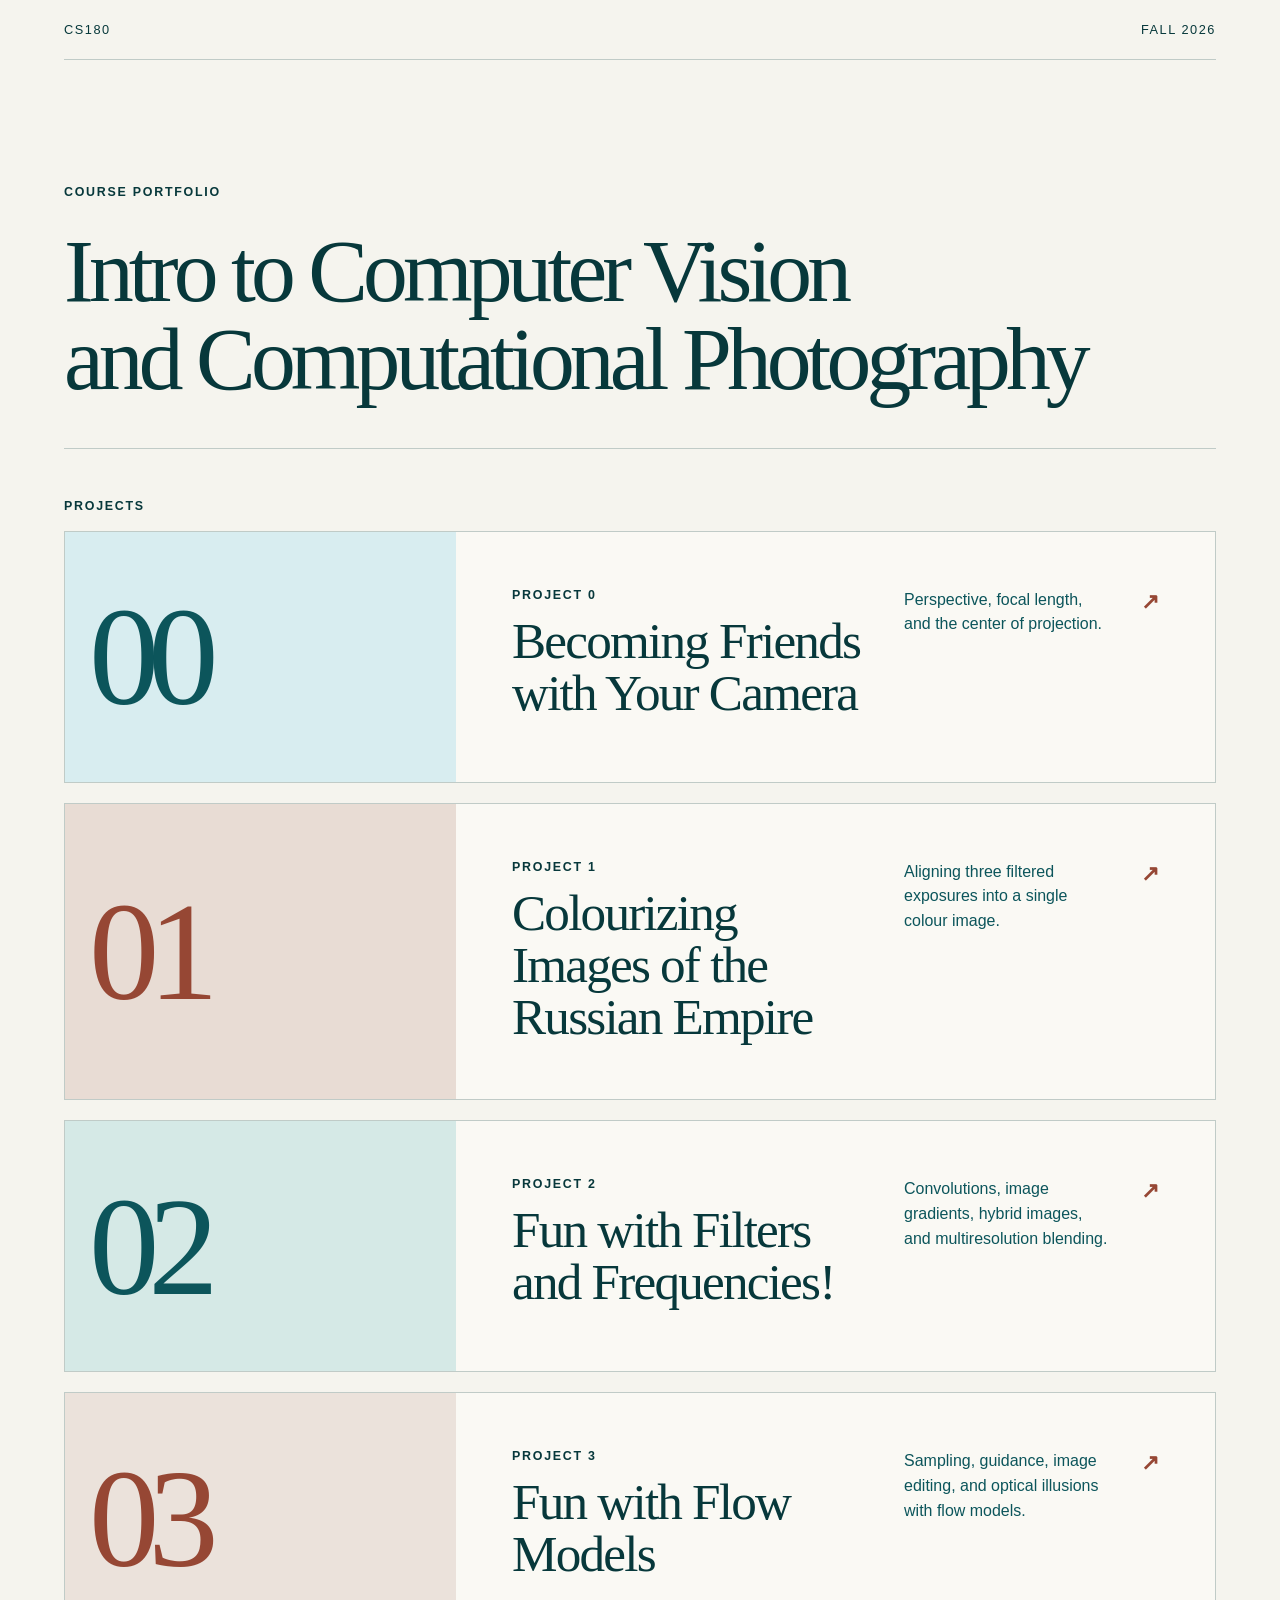
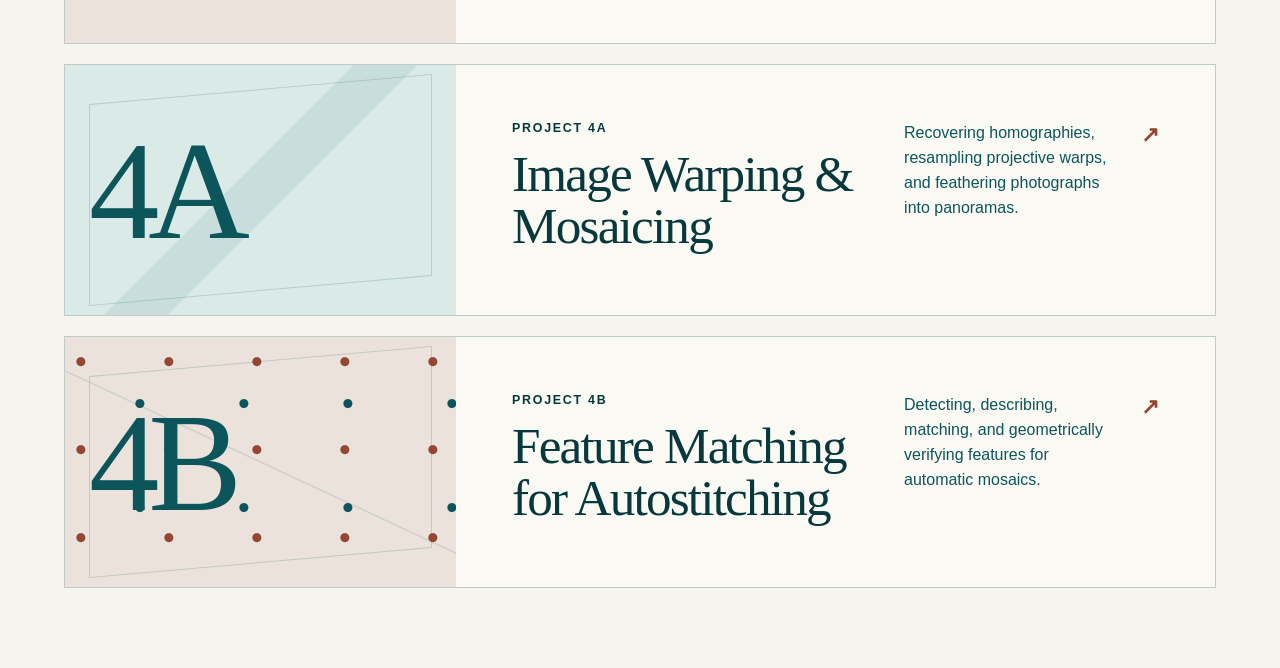
<file: index.html>
<!doctype html>
<html lang="en">
  <head>
    <meta charset="UTF-8" />
    <meta name="viewport" content="width=device-width, initial-scale=1.0" />
    <meta
      name="description"
      content="Course project portfolio for CS180: Intro to Computer Vision and Computational Photography."
    />
    <title>CS180 — Computer Vision and Computational Photography</title>
    <link rel="stylesheet" href="styles.css" />
  </head>
  <body>
    <main class="course-home">
      <header class="course-header">
        <p>CS180</p>
        <p>Fall 2026</p>
      </header>

      <section class="course-title">
        <p class="label">Course portfolio</p>
        <h1>Intro to Computer Vision<br />and Computational Photography</h1>
      </section>

      <section class="projects">
        <div class="projects-heading">
          <p class="label">Projects</p>
        </div>

        <!-- The whole card is a link to the Project 0 page. -->
        <a class="project-card" href="project-0/">
          <div class="card-art" aria-hidden="true"><span>00</span></div>
          <div class="card-info">
            <div>
              <p class="label">Project 0</p>
              <h2>Becoming Friends with Your Camera</h2>
            </div>
            <p>Perspective, focal length, and the center of projection.</p>
            <b aria-hidden="true">↗</b>
          </div>
        </a>

        <a class="project-card" href="project-1/">
          <div class="card-art card-art-project-one" aria-hidden="true"><span>01</span></div>
          <div class="card-info">
            <div>
              <p class="label">Project 1</p>
              <h2>Colourizing Images of the Russian Empire</h2>
            </div>
            <p>Aligning three filtered exposures into a single colour image.</p>
            <b aria-hidden="true">↗</b>
          </div>
        </a>

        <a class="project-card" href="project-2/">
          <div class="card-art card-art-project-two" aria-hidden="true"><span>02</span></div>
          <div class="card-info">
            <div>
              <p class="label">Project 2</p>
              <h2>Fun with Filters and Frequencies!</h2>
            </div>
            <p>Convolutions, image gradients, hybrid images, and multiresolution blending.</p>
            <b aria-hidden="true">↗</b>
          </div>
        </a>

        <a class="project-card" href="project-3/">
          <div class="card-art card-art-project-three" aria-hidden="true"><span>03</span></div>
          <div class="card-info">
            <div>
              <p class="label">Project 3</p>
              <h2>Fun with Flow Models</h2>
            </div>
            <p>Sampling, guidance, image editing, and optical illusions with flow models.</p>
            <b aria-hidden="true">↗</b>
          </div>
        </a>

        <a class="project-card" href="project-4/">
          <div class="card-art card-art-project-four" aria-hidden="true"><span>4A</span></div>
          <div class="card-info">
            <div>
              <p class="label">Project 4A</p>
              <h2>Image Warping &amp; Mosaicing</h2>
            </div>
            <p>Recovering homographies, resampling projective warps, and feathering photographs into panoramas.</p>
            <b aria-hidden="true">↗</b>
          </div>
        </a>

        <a class="project-card" href="project-4b/">
          <div class="card-art card-art-project-four card-art-project-four-b" aria-hidden="true"><span>4B</span></div>
          <div class="card-info">
            <div>
              <p class="label">Project 4B</p>
              <h2>Feature Matching for Autostitching</h2>
            </div>
            <p>Detecting, describing, matching, and geometrically verifying features for automatic mosaics.</p>
            <b aria-hidden="true">↗</b>
          </div>
        </a>
      </section>
    </main>
  </body>
</html>
</file>
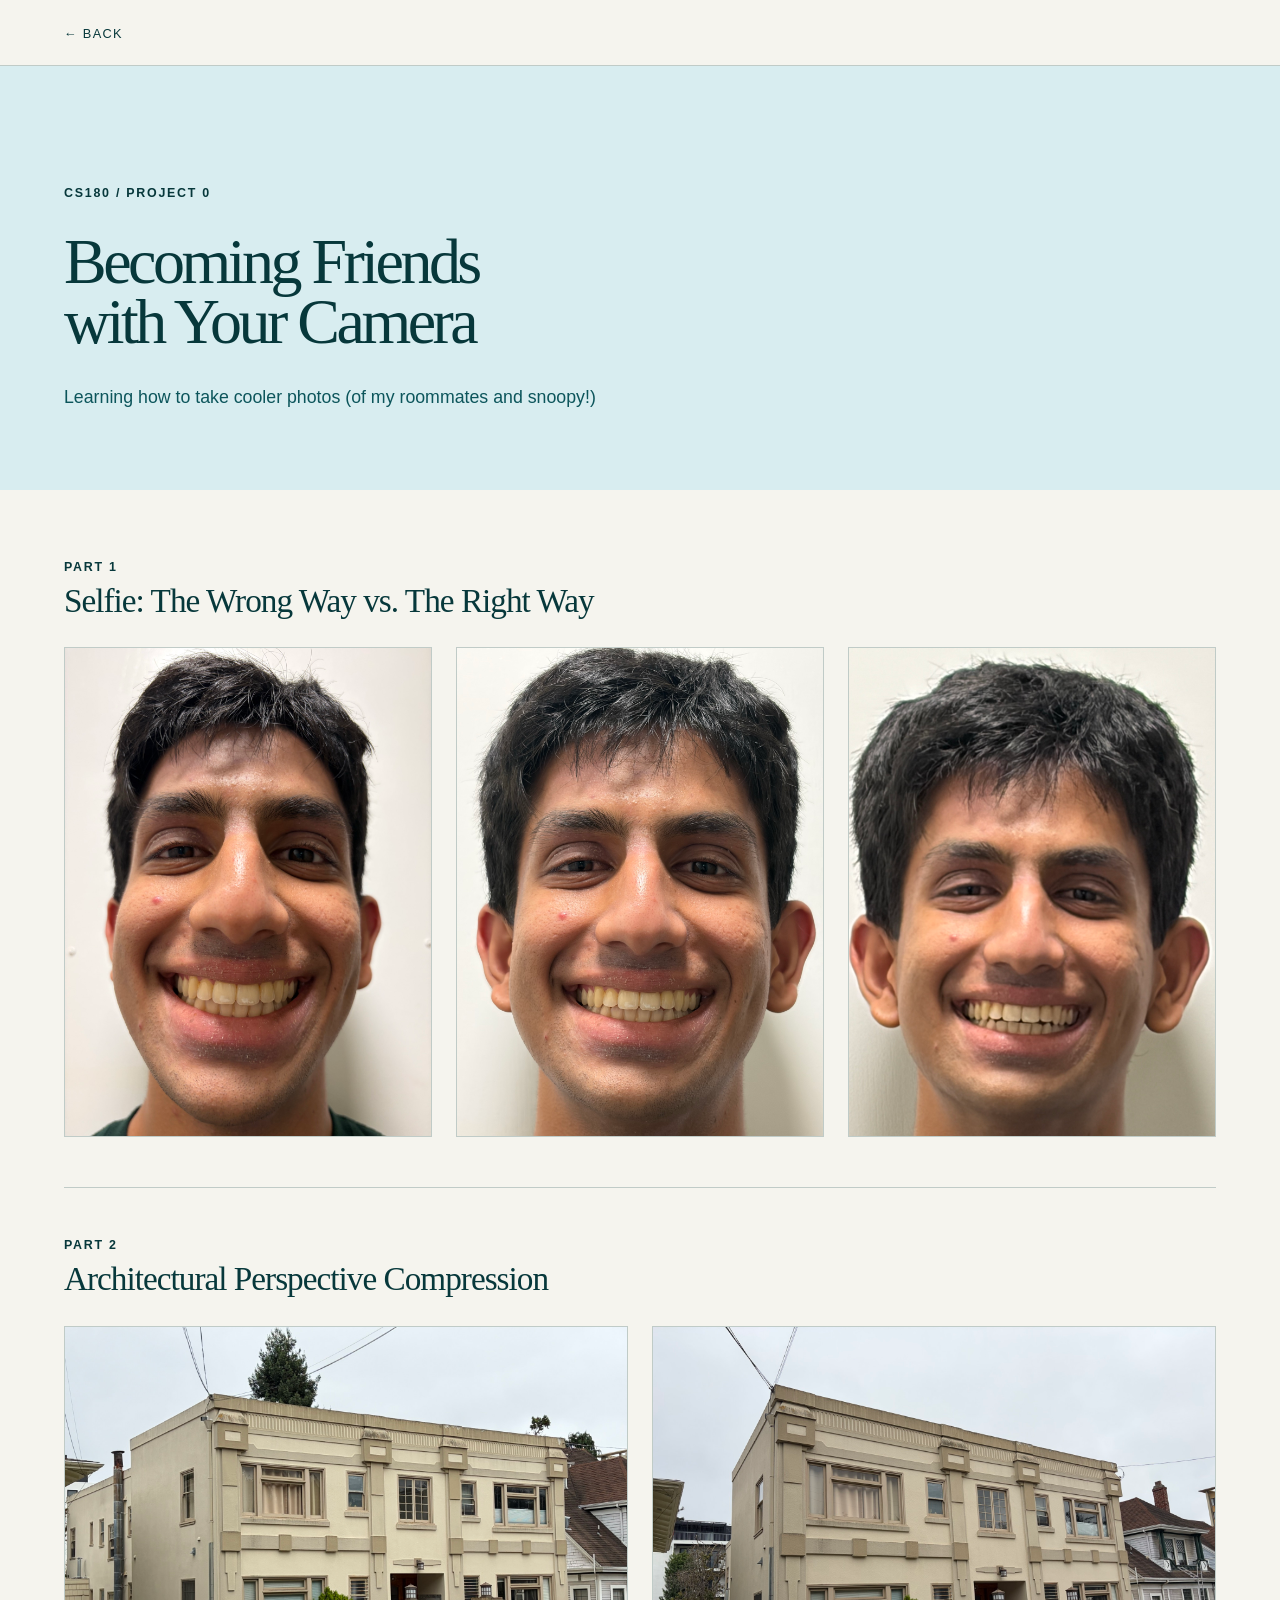
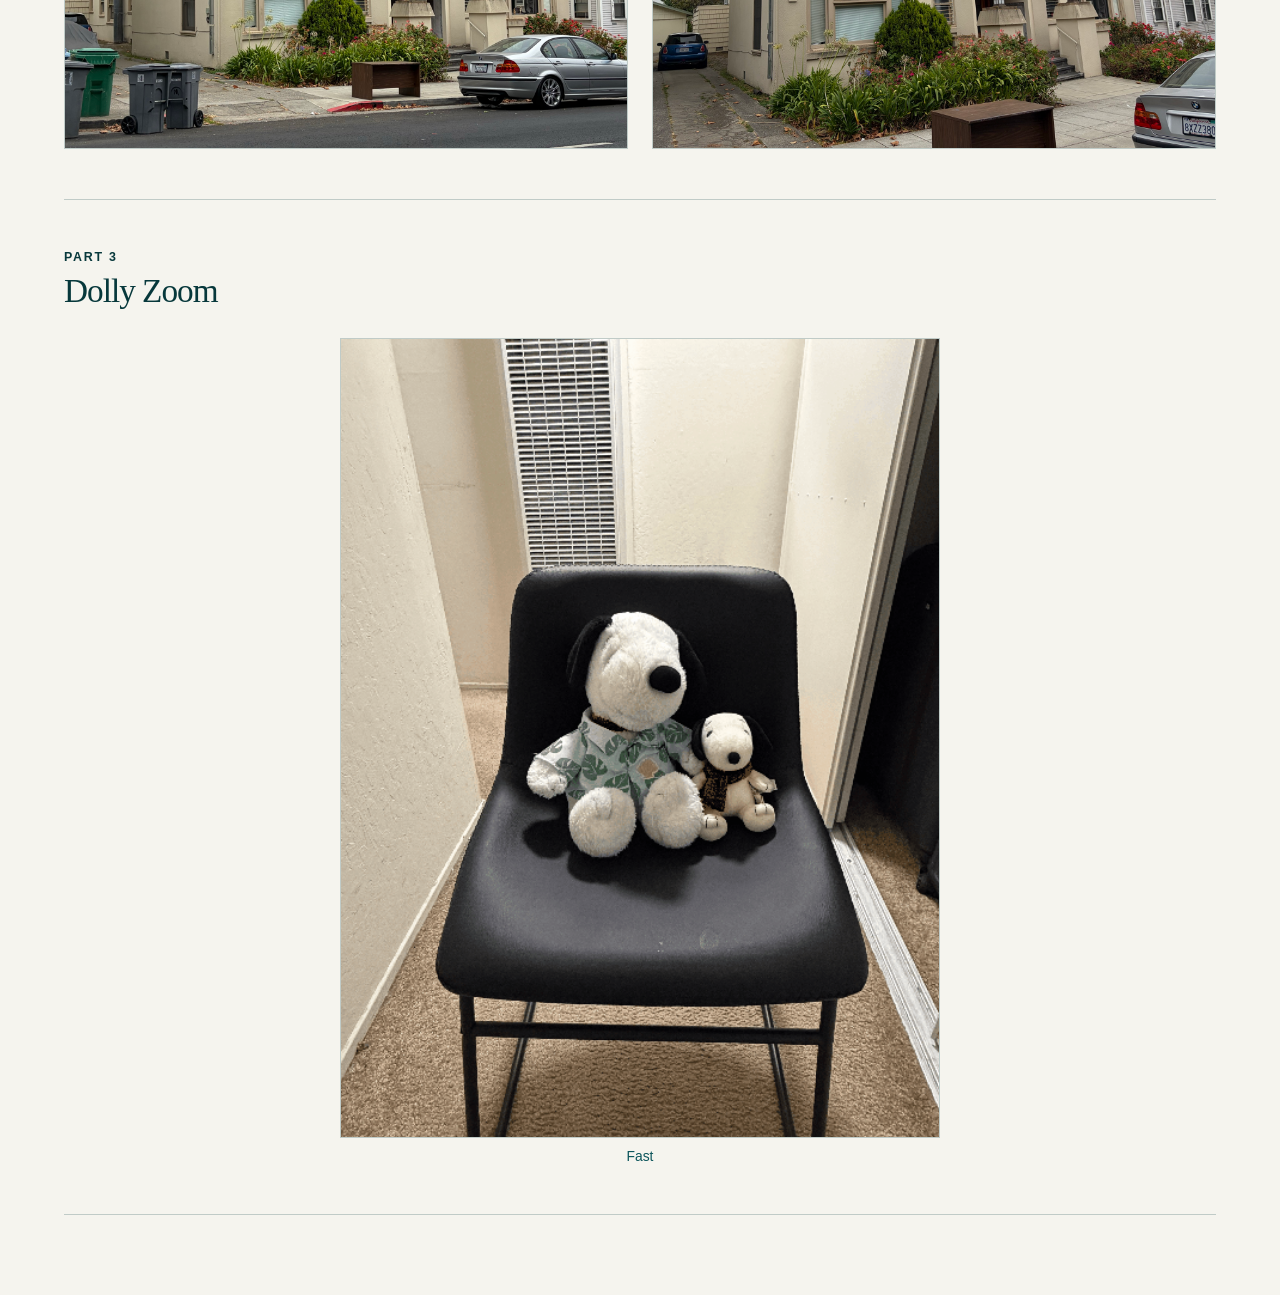
<file: project-0/index.html>
<!doctype html>
<html lang="en">
  <head>
    <meta charset="UTF-8" />
    <meta name="viewport" content="width=device-width, initial-scale=1.0" />
    <meta
      name="description"
      content="Project 0: Becoming Friends with Your Camera for CS180."
    />
    <title>Project 0 — Becoming Friends with Your Camera</title>
    <link rel="stylesheet" href="../styles.css" />
  </head>
  <body>
    <main class="project-page">
      <nav class="project-nav">
        <a href="../">← Back</a>
      </nav>

      <header class="project-hero project-hero-compact">
        <p class="label">CS180 / Project 0</p>
        <h1>Becoming Friends<br />with Your Camera</h1>
        <p>
          Learning how to take cooler photos (of my roommates and snoopy!)
        </p>
      </header>

      <!-- The project parts are vertical sections, one after another. -->
      <div class="project-parts project-parts-simple">
        <section class="project-part">
          <div class="part-heading">
            <div>
              <p class="label">Part 1</p>
              <h2>Selfie: The Wrong Way vs. The Right Way</h2>
            </div>
          </div>

          <div class="photo-row" aria-label="Four photos for part one">
            <figure>
              <img src="../static/IMG_1557.jpg" alt="Selfie comparison photo 1" />
            </figure>
            <figure>
              <img src="../static/IMG_1558.jpg" alt="Selfie comparison photo 2" />
            </figure>
            <figure>
              <img src="../static/IMG_1560.jpg" alt="Selfie comparison photo 3" />
            </figure>
          </div>
        </section>

        <section class="project-part">
          <div class="part-heading">
            <div>
              <p class="label">Part 2</p>
              <h2>Architectural Perspective Compression</h2>
            </div>
          </div>

          <div class="photo-row two-photos" aria-label="Two architectural perspective photos">
            <figure>
              <img src="../static/IMG_1705.jpg" alt="Architectural perspective photo 1" />
            </figure>
            <figure>
              <img src="../static/IMG_1707.jpg" alt="Architectural perspective photo 2" />
            </figure>
          </div>
        </section>

        <section class="project-part">
          <div class="part-heading">
            <div>
              <p class="label">Part 3</p>
              <h2>Dolly Zoom</h2>
            </div>
          </div>

          <div class="photo-row gif-row single-gif" aria-label="Dolly zoom animation">
            <figure>
              <img src="../static/animation_edited.gif?v=685212a9" alt="Dolly zoom animation" />
              <figcaption>Fast</figcaption>
            </figure>
          </div>
        </section>
      </div>
    </main>
  </body>
</html>
</file>
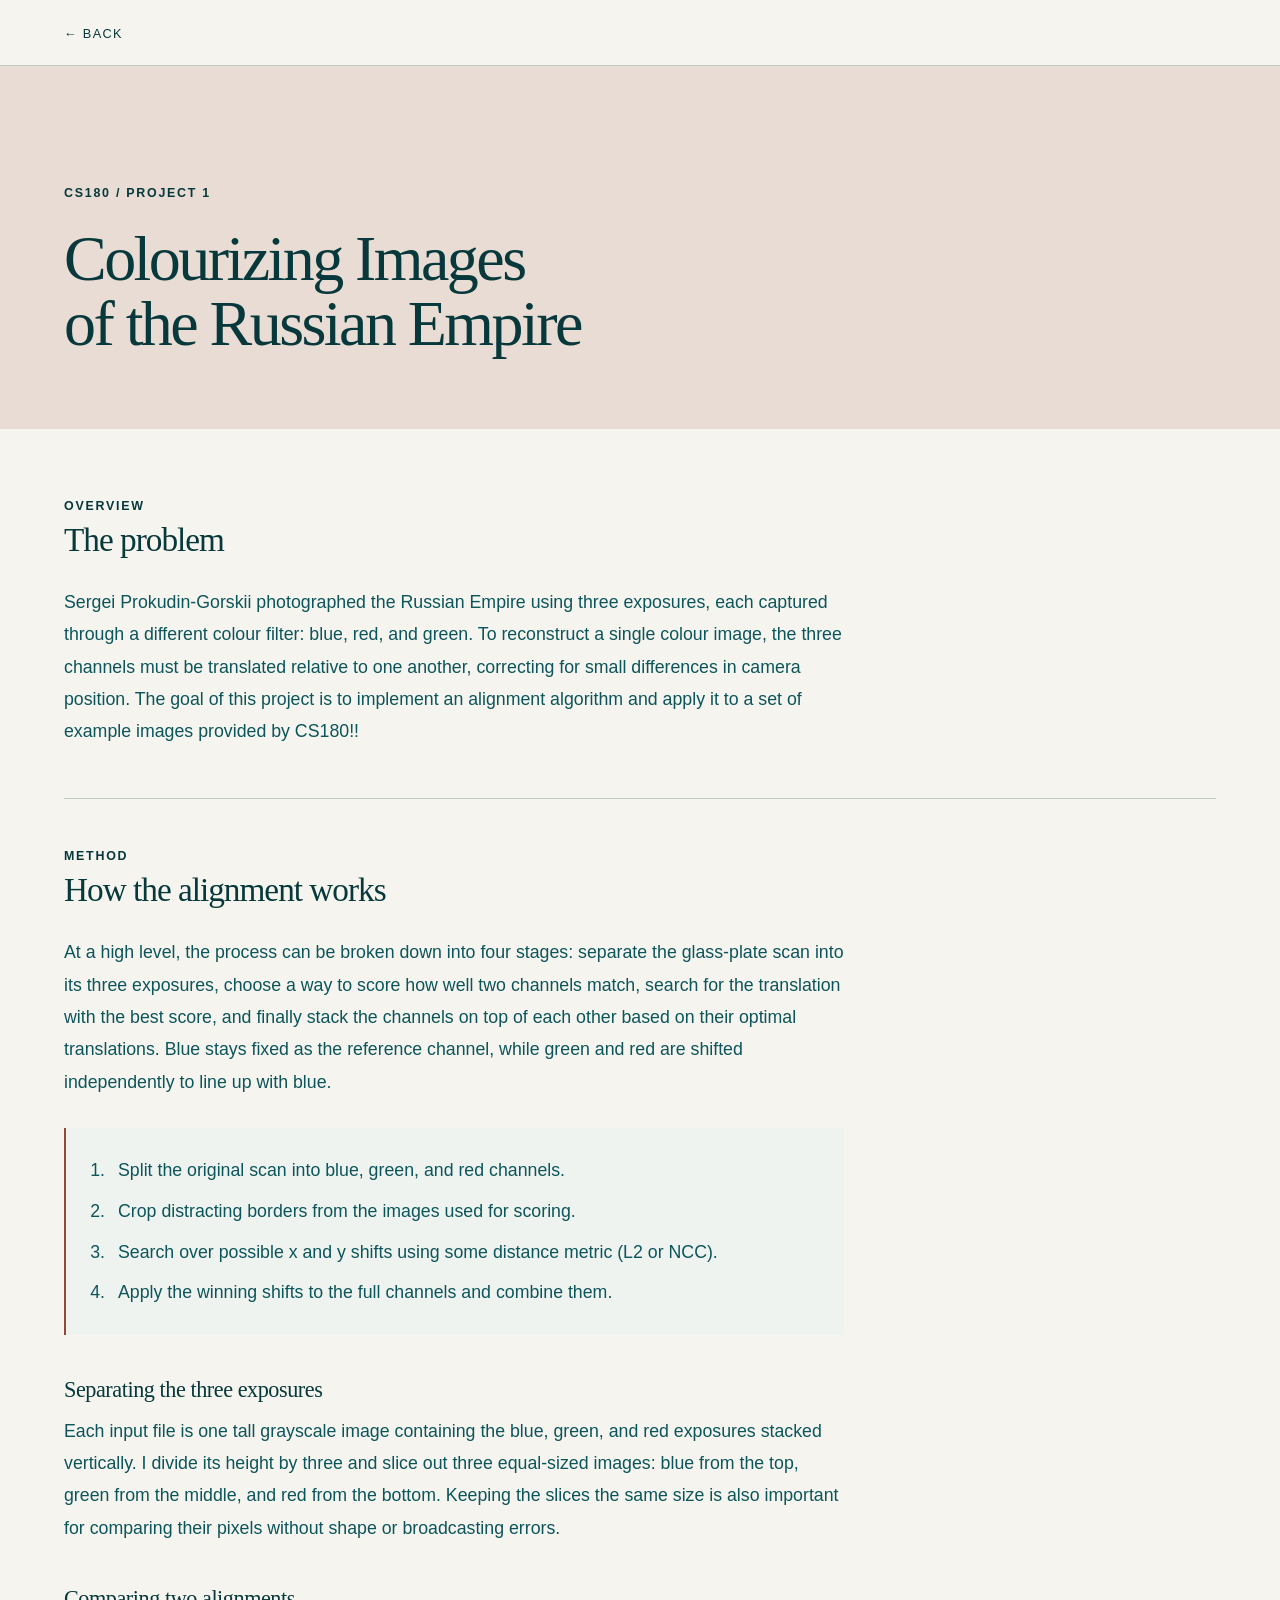
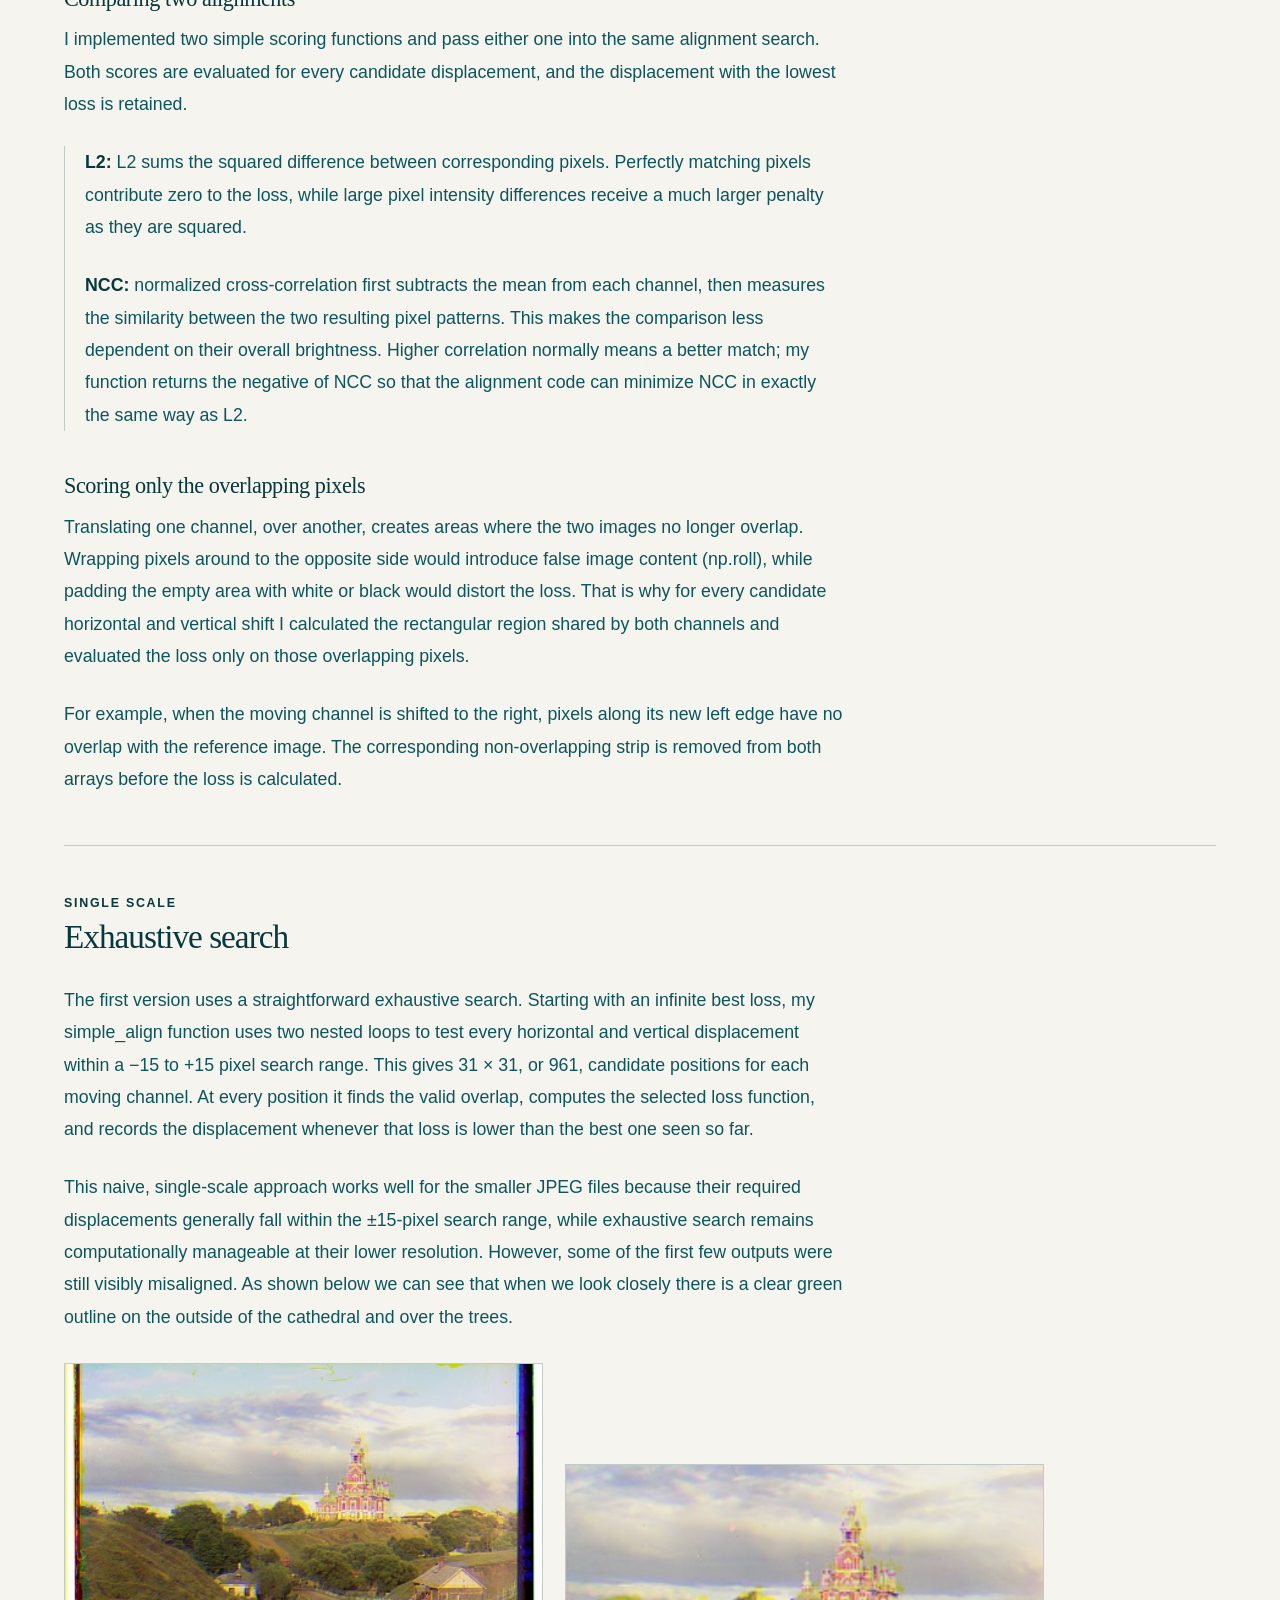
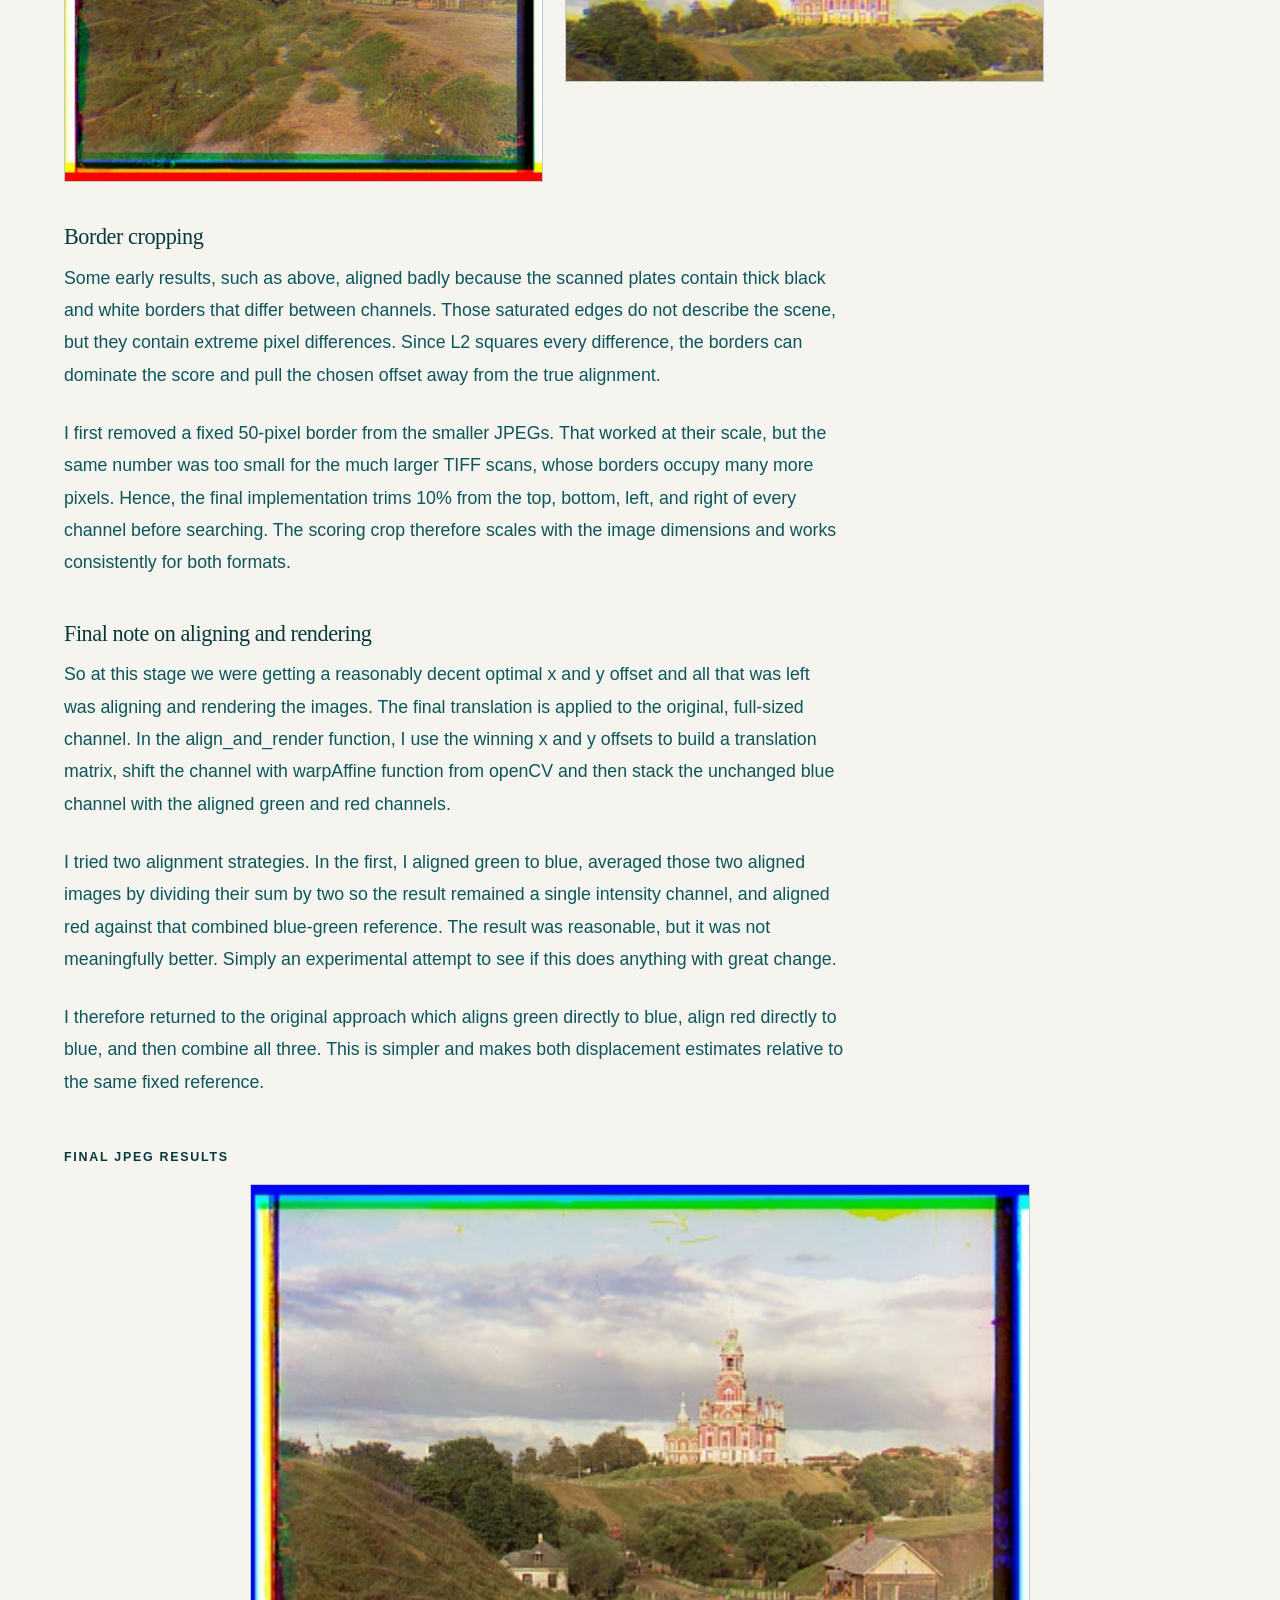
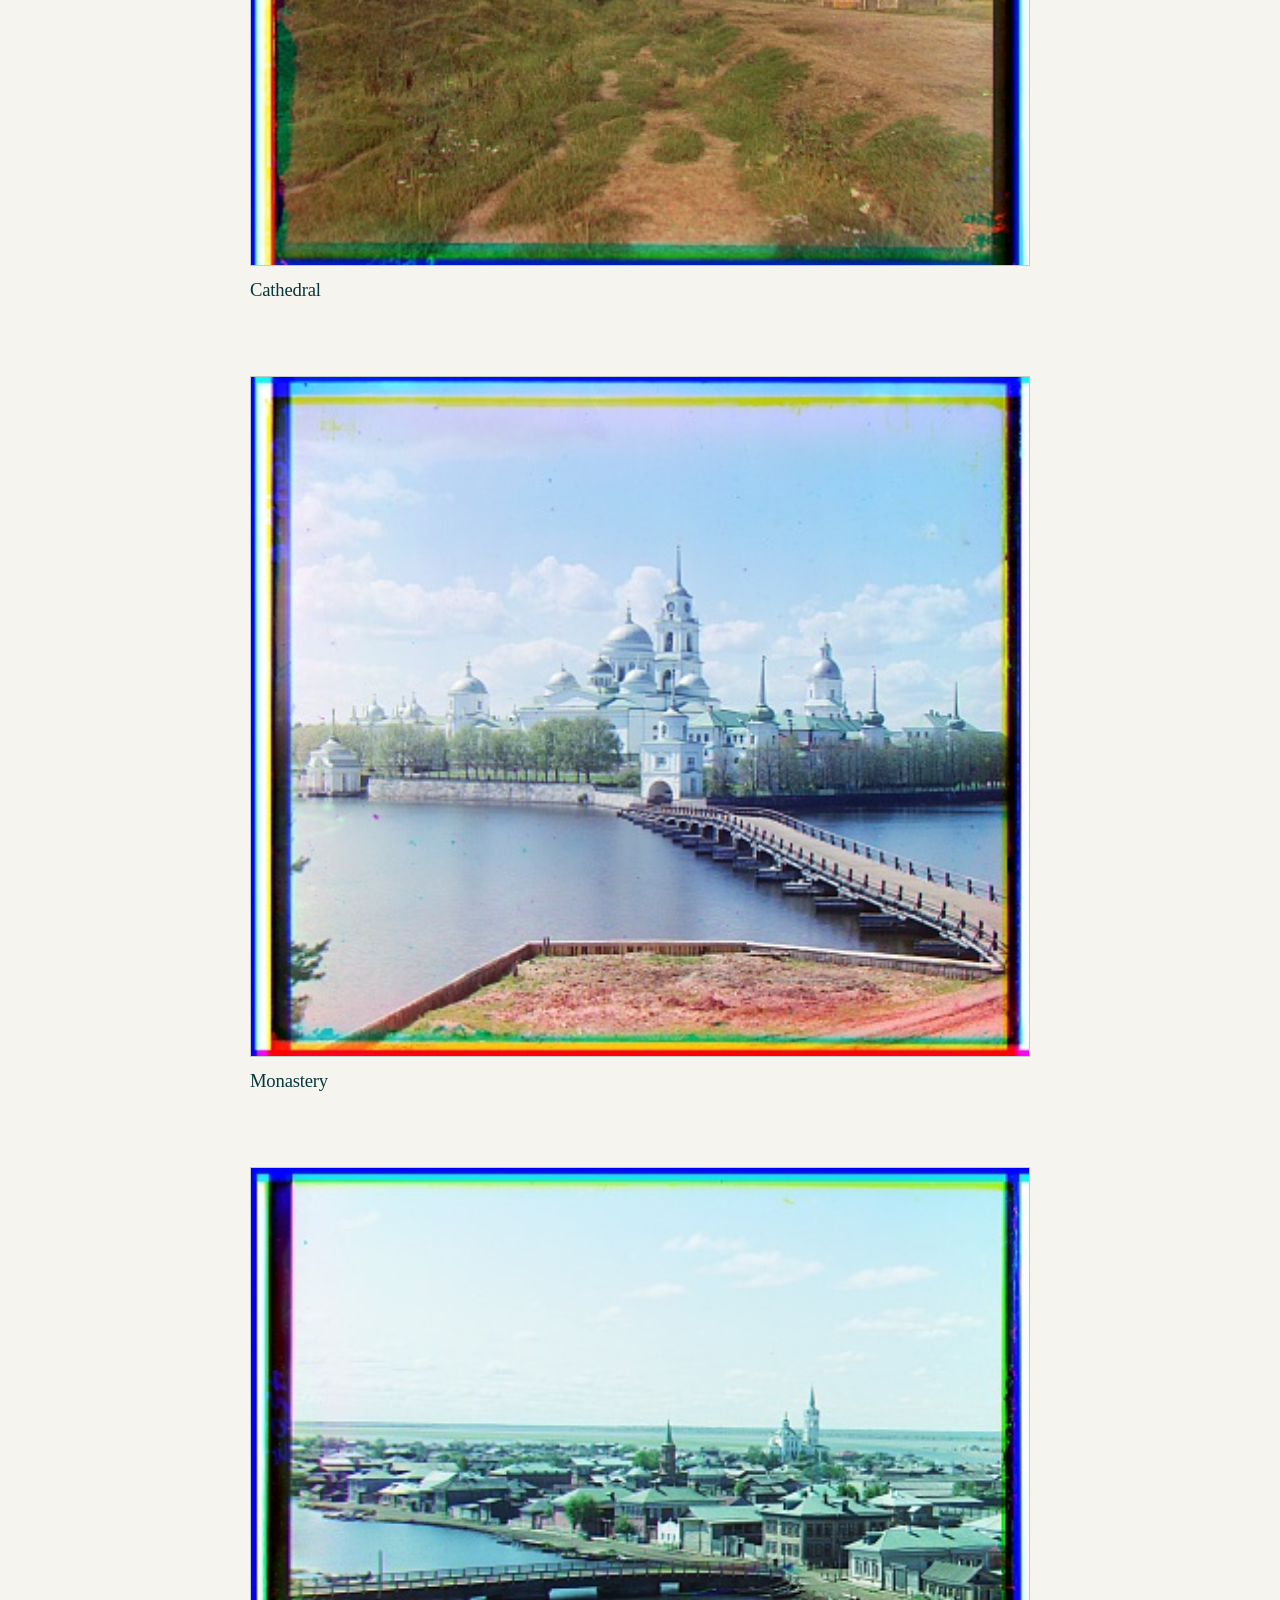
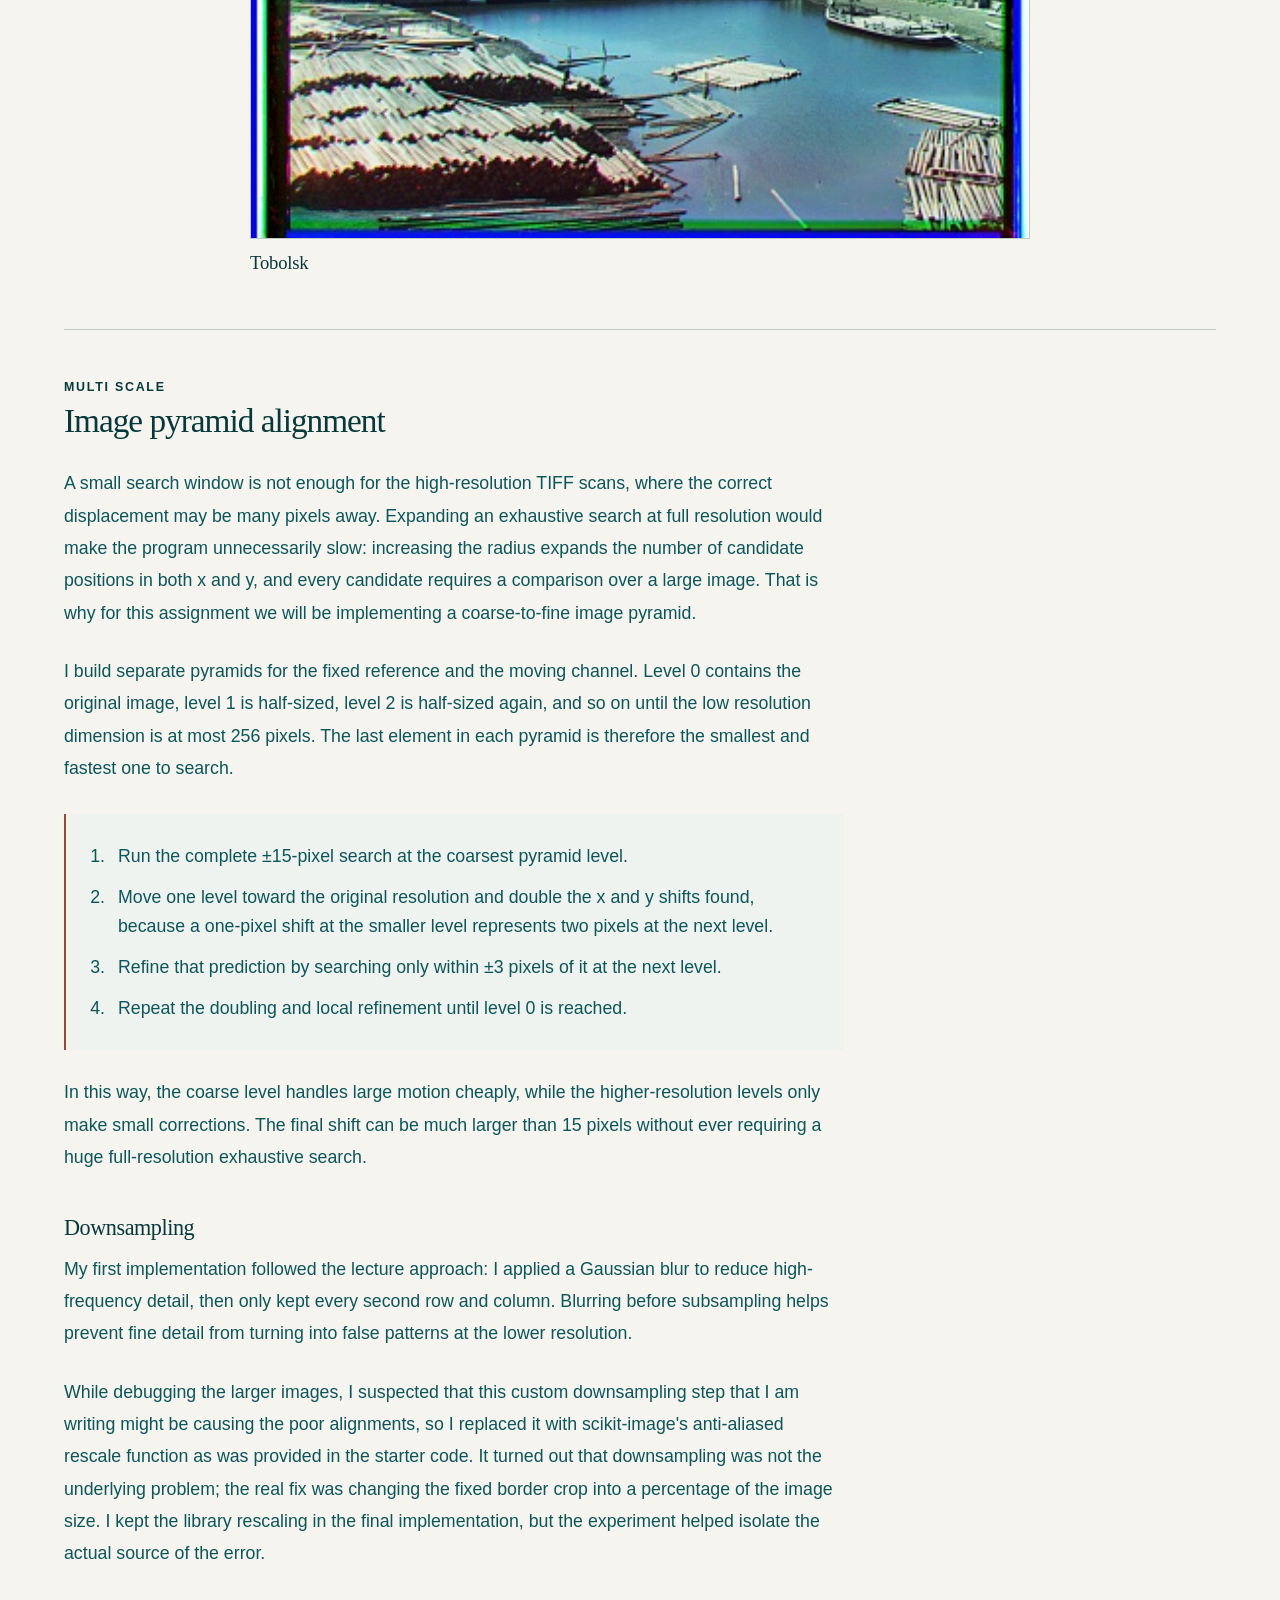
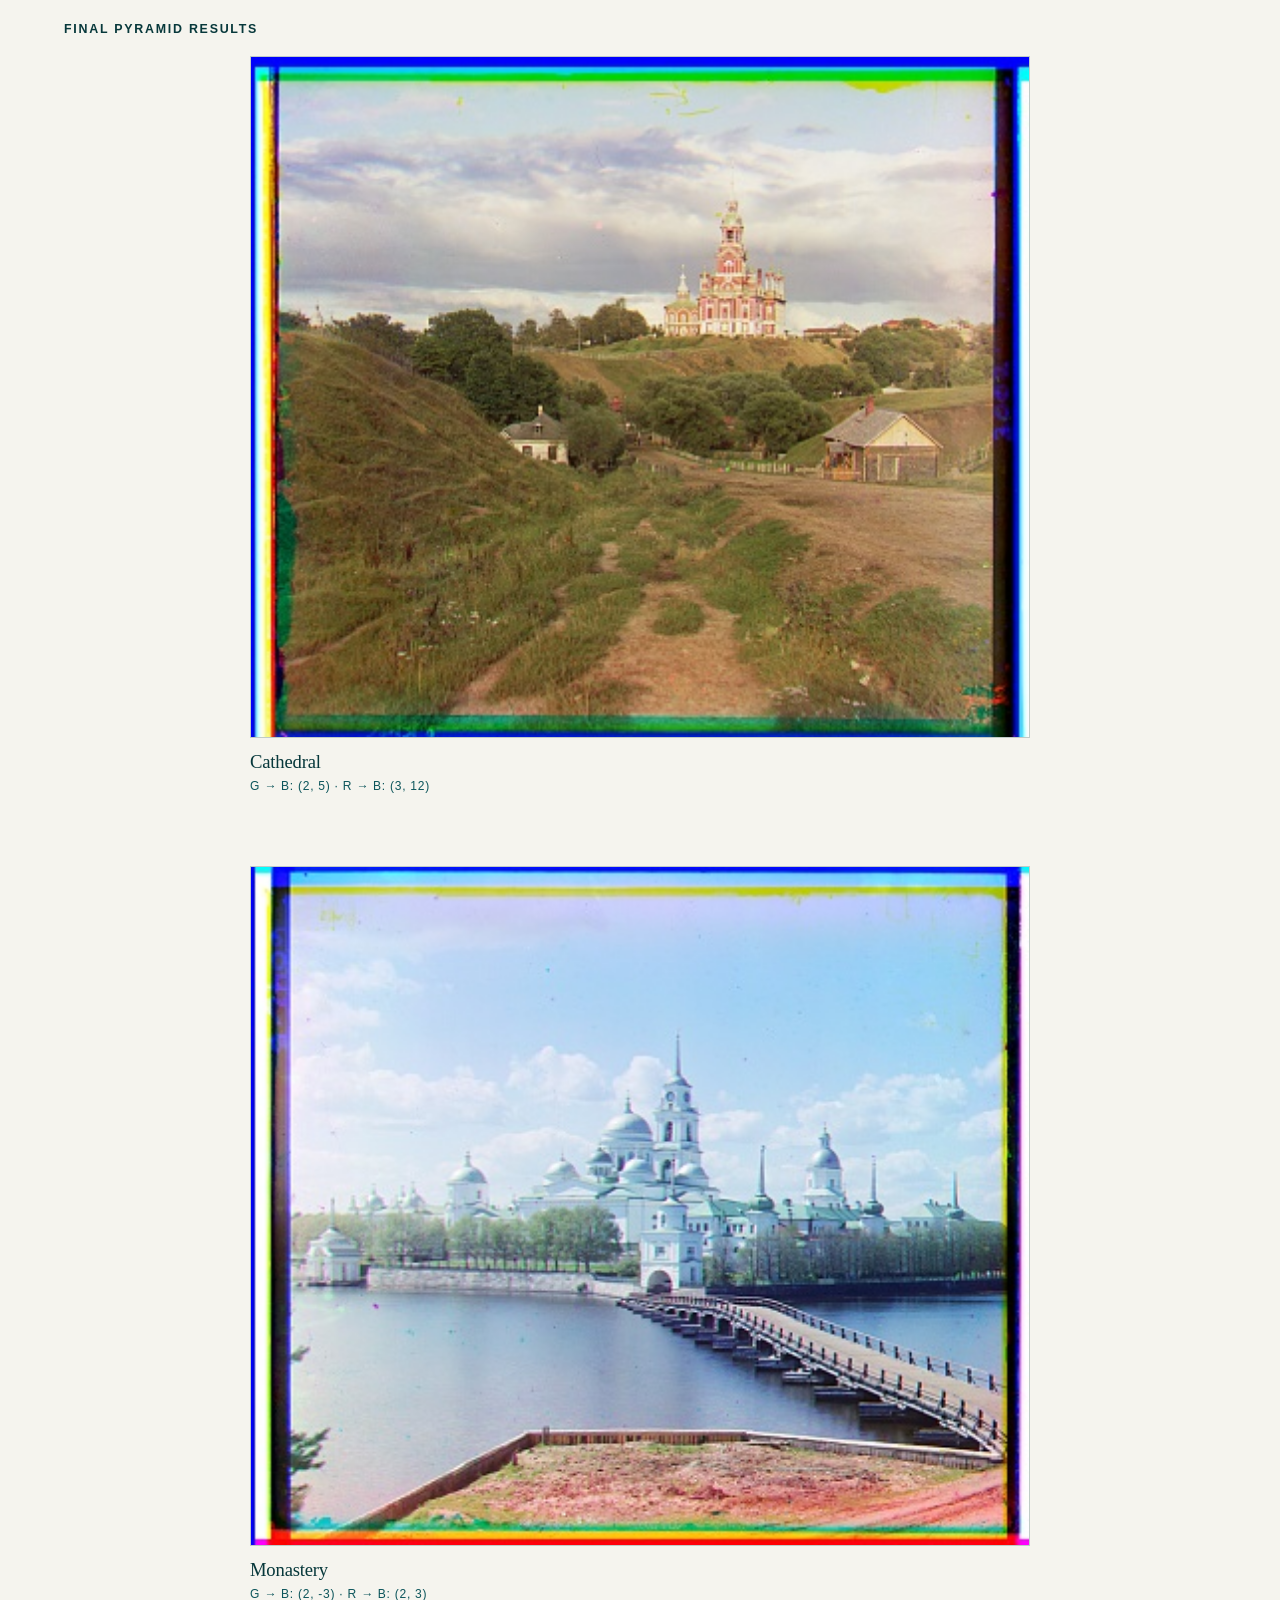
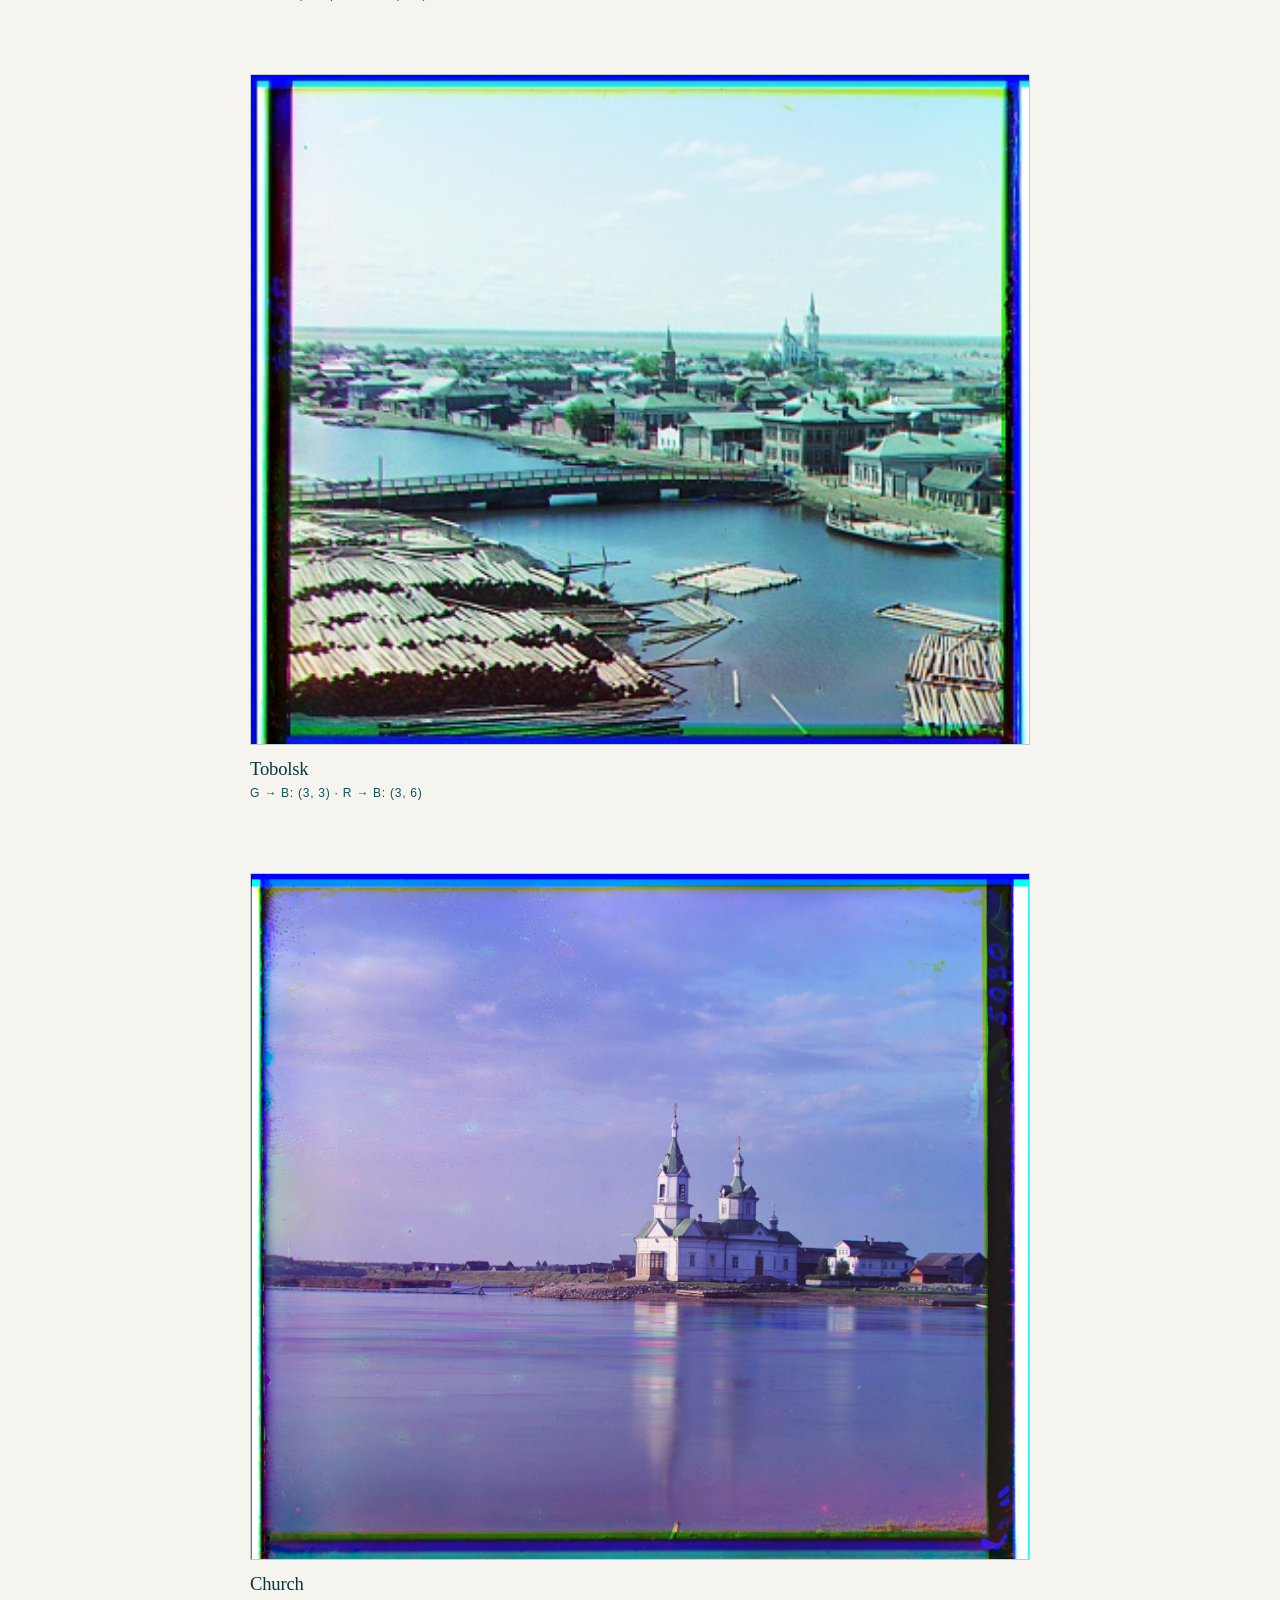
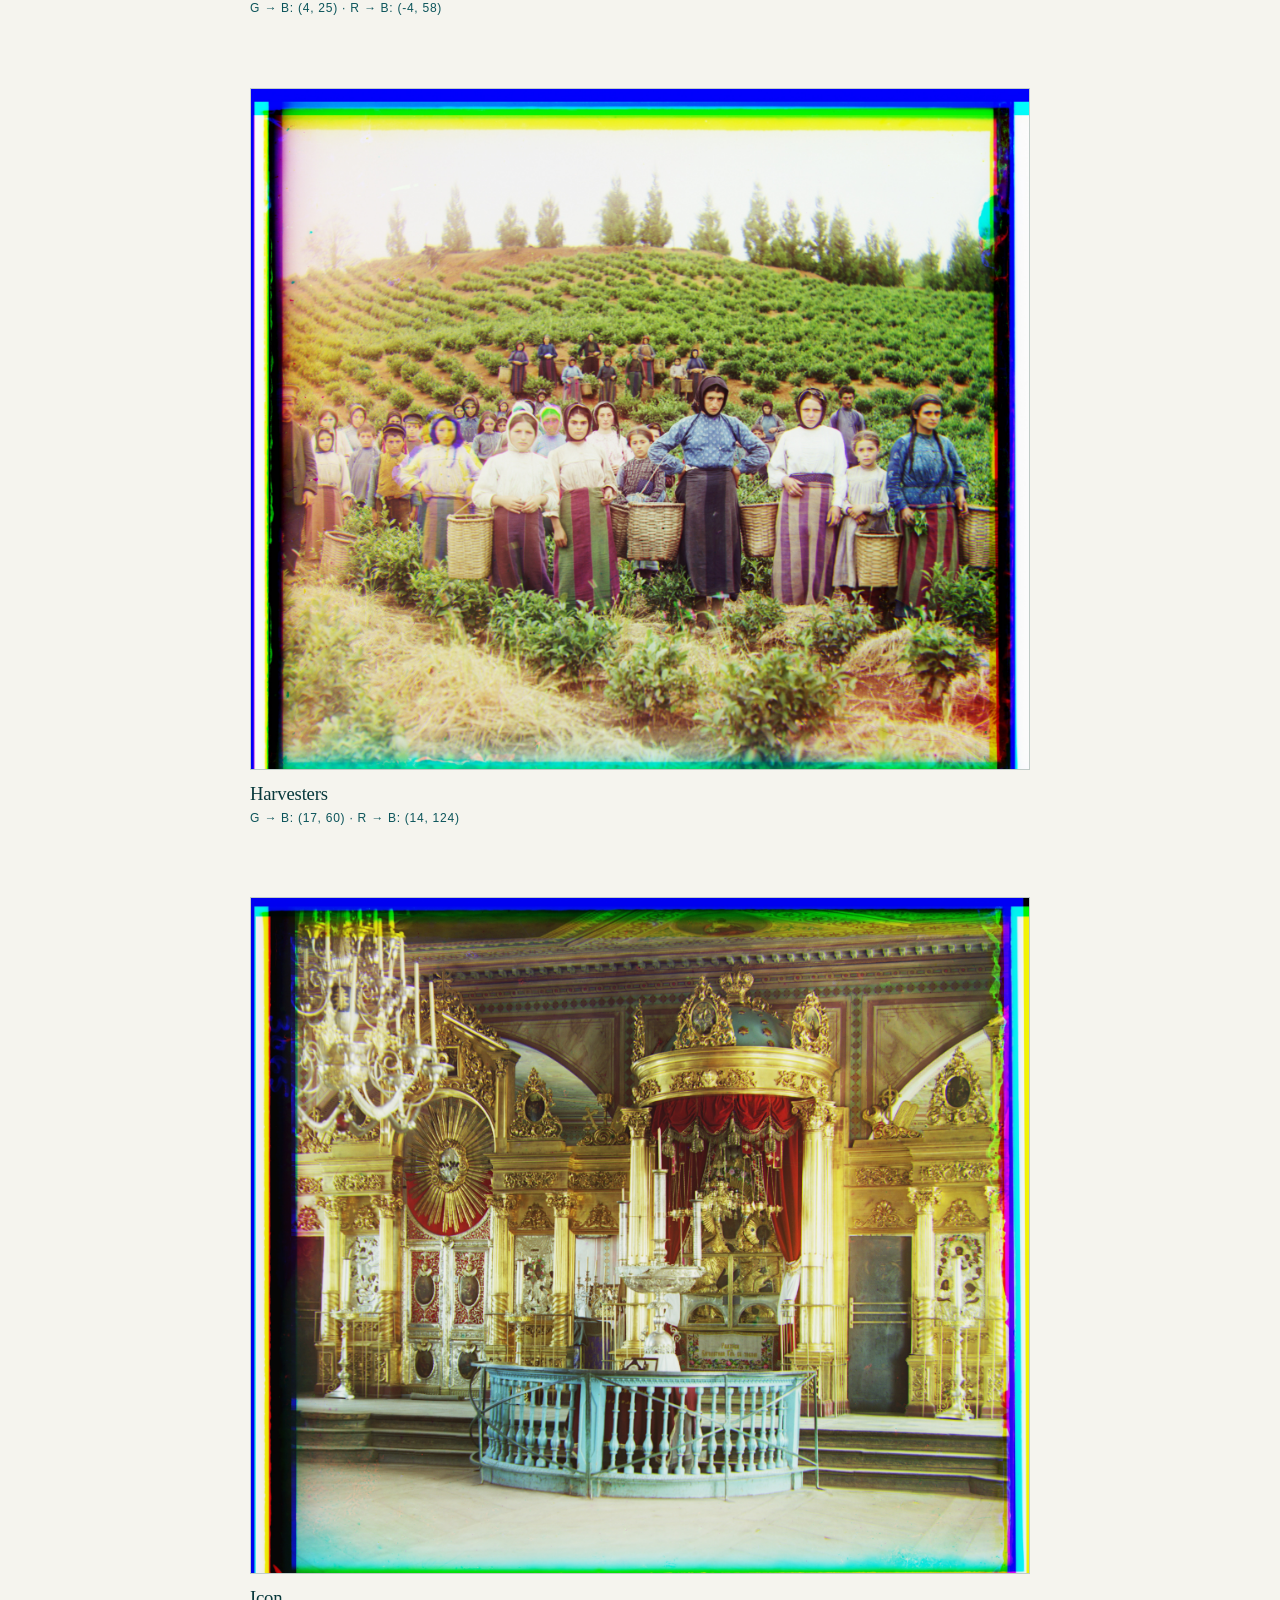
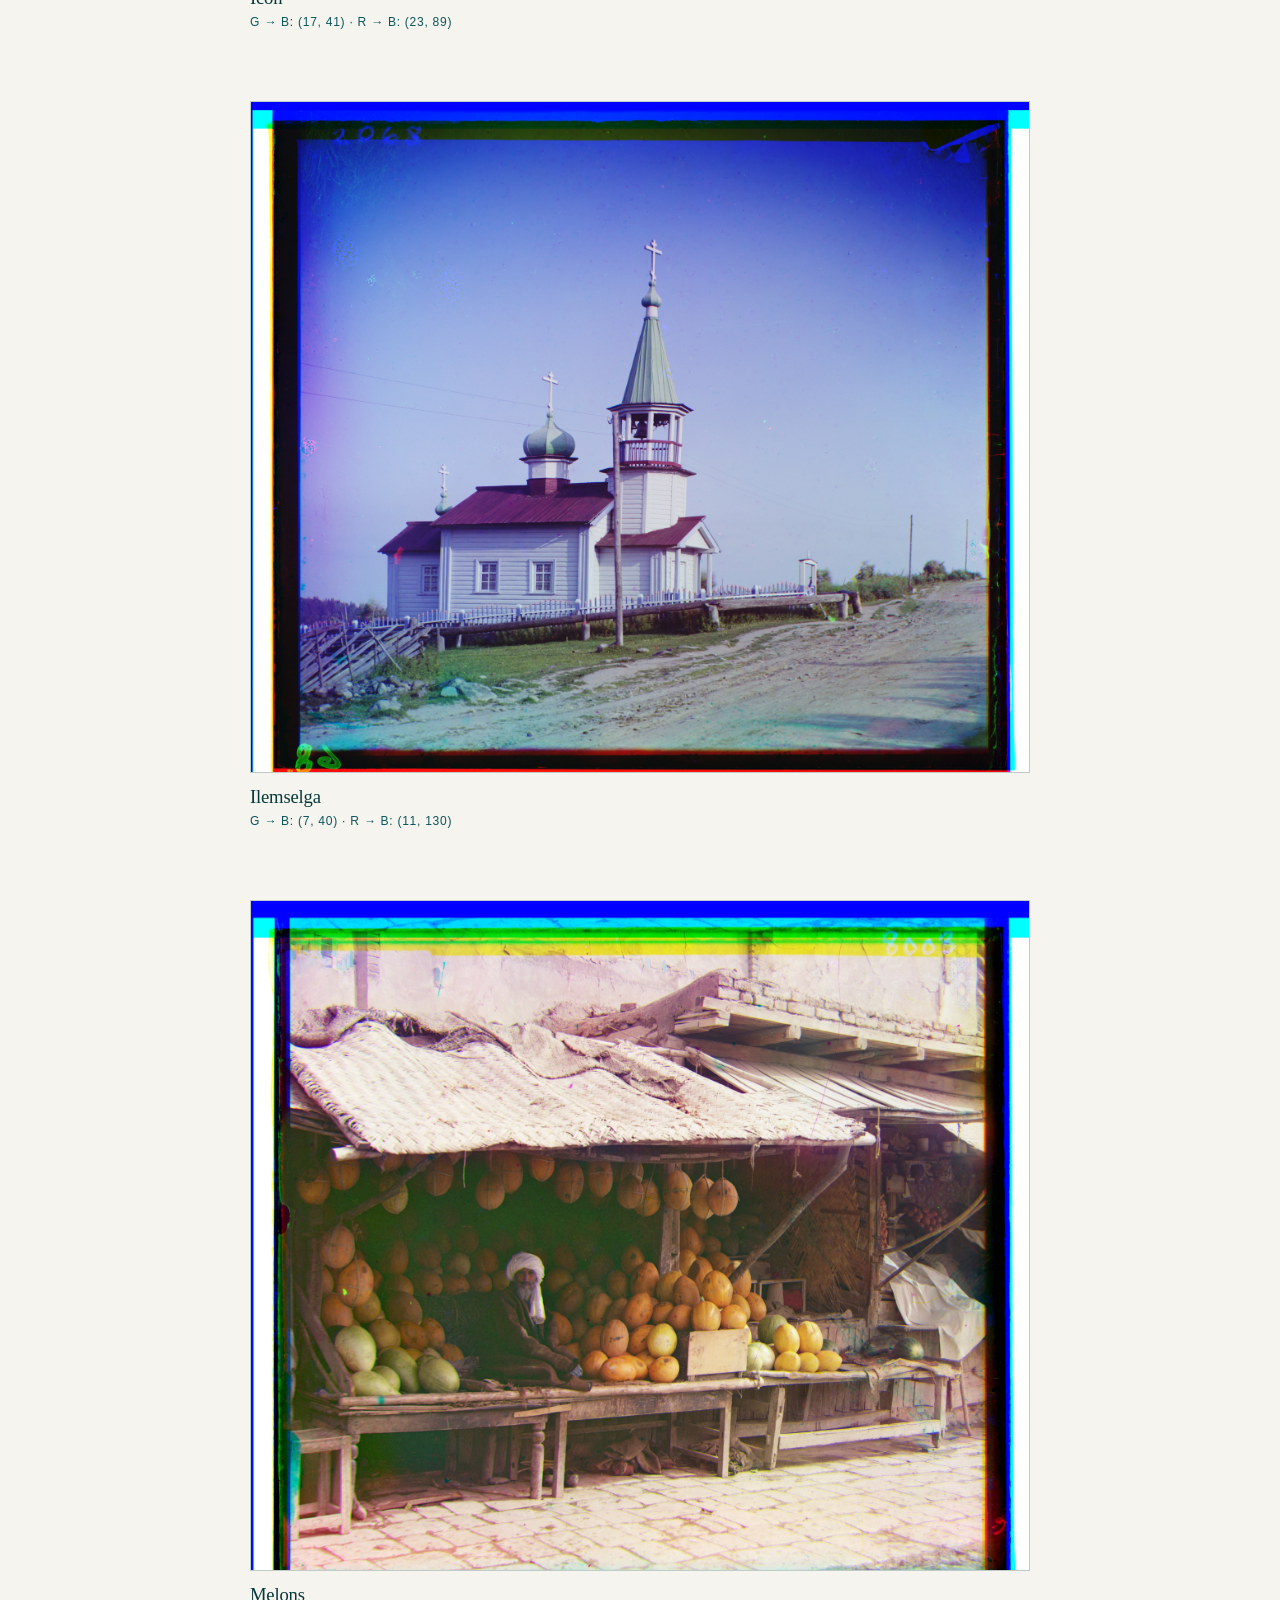
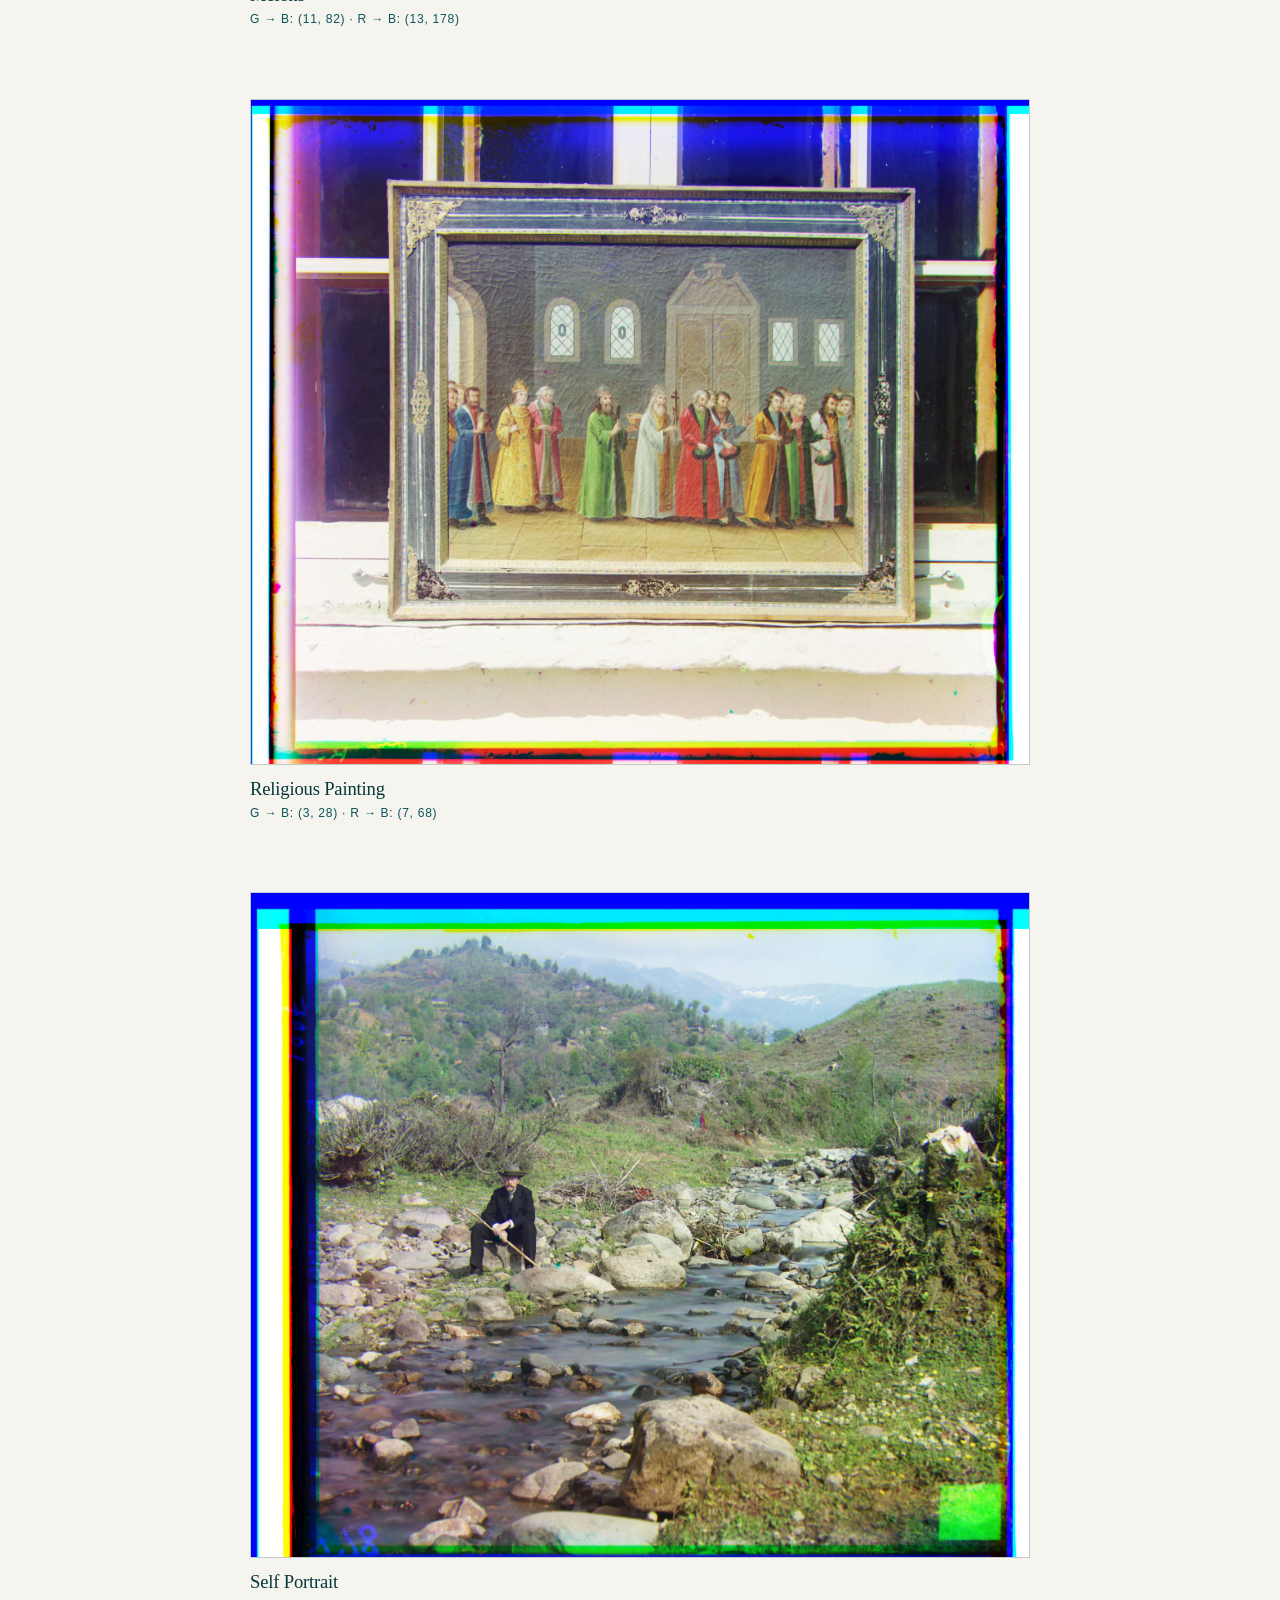
<file: project-1/index.html>
<!doctype html>
<html lang="en">
  <head>
    <meta charset="UTF-8" />
    <meta name="viewport" content="width=device-width, initial-scale=1.0" />
    <meta
      name="description"
      content="Project 1: Colourizing Images of the Russian Empire for CS180."
    />
    <title>Project 1 — Colourizing Images of the Russian Empire</title>
    <link rel="stylesheet" href="../styles.css?v=inspection-layout" />
  </head>
  <body>
    <main class="project-page">
      <nav class="project-nav">
        <a href="../">← Back</a>
      </nav>

      <header class="project-hero project-one-hero">
        <p class="label">CS180 / Project 1</p>
        <h1>Colourizing Images<br />of the Russian Empire</h1>
      </header>

      <div class="project-parts project-parts-simple">
        <section class="project-part">
          <div class="part-heading">
            <p class="label">Overview</p>
            <h2>The problem</h2>
          </div>

          <p class="project-copy">
            Sergei Prokudin-Gorskii photographed the Russian Empire using three
            exposures, each captured through a different colour filter: blue, red,
            and green. To reconstruct a single colour image, the three channels must
            be translated relative to one another, correcting for small differences
            in camera position. The goal of this project is to implement an alignment algorithm and apply it to a set of example images provided by CS180!!
          </p>
        </section>

        <section class="project-part">
          <div class="part-heading">
            <p class="label">Method</p>
            <h2>How the alignment works</h2>
          </div>

          <div class="project-copy method-copy">
            <p>
              At a high level, the process can be broken down into four stages: separate the glass-plate
              scan into its three exposures, choose a way to score how well two
              channels match, search for the translation with the best score, and
              finally stack the channels on top of each other based on their optimal translations. Blue stays
              fixed as the reference channel, while green and red are shifted
              independently to line up with blue.
            </p>

            <ol class="method-outline">
              <li>Split the original scan into blue, green, and red channels.</li>
              <li>Crop distracting borders from the images used for scoring.</li>
              <li>Search over possible x and y shifts using some distance metric (L2 or NCC).</li>
              <li>Apply the winning shifts to the full channels and combine them.</li>
            </ol>

            <h3>Separating the three exposures</h3>
            <p>
              Each input file is one tall grayscale image containing the blue,
              green, and red exposures stacked vertically. I divide its height by
              three and slice out three equal-sized images: blue from the top,
              green from the middle, and red from the bottom. Keeping the slices
              the same size is also important for comparing their pixels without
              shape or broadcasting errors.
            </p>

            <h3>Comparing two alignments</h3>
            <p>
              I implemented two simple scoring functions and pass either one into
              the same alignment search. Both scores are evaluated for every
              candidate displacement, and the displacement with the lowest loss is
              retained.
            </p>

            <div class="metric-explanations">
              <p>
                <strong>L2:</strong>
                L2 sums the squared difference between corresponding pixels. Perfectly matching pixels
                contribute zero to the loss, while large pixel intensity differences receive a much
                larger penalty as they are squared.
              </p>
              <p>
                <strong>NCC:</strong> normalized cross-correlation first subtracts
                the mean from each channel, then measures the similarity between
                the two resulting pixel patterns. This makes the comparison less
                dependent on their overall brightness. Higher correlation normally
                means a better match; my function returns the negative of NCC so that the
                alignment code can minimize NCC in exactly the same way as L2.
              </p>
            </div>

            <h3>Scoring only the overlapping pixels</h3>
            <p>
              Translating one channel, over another, creates areas where the two images no longer
              overlap. Wrapping pixels around to the opposite side would introduce
              false image content (np.roll), while padding the empty area with white or black
              would distort the loss. That is why for every candidate horizontal and
              vertical shift I calculated the rectangular region shared by both
              channels and evaluated the loss only on those overlapping pixels.
            </p>
            <p>
              For example, when the moving channel is shifted to the right, pixels
              along its new left edge have no overlap with the reference image.
              The corresponding non-overlapping strip is removed from both arrays
              before the loss is calculated.
            </p>
          </div>
        </section>

        <section class="project-part">
          <div class="part-heading">
            <p class="label">Single scale</p>
            <h2>Exhaustive search</h2>
          </div>

          <div class="project-copy method-copy">
            <p>
              The first version uses a straightforward exhaustive search. Starting
              with an infinite best loss, my simple_align function uses two nested
              loops to test every horizontal and vertical displacement within a −15 to
              +15 pixel search range. This gives 31 × 31, or 961, candidate positions for each
              moving channel. At every position it finds the valid overlap, computes
              the selected loss function, and records the displacement whenever that loss is
              lower than the best one seen so far.
            </p>
            <p>
              This naive, single-scale approach works well for the smaller JPEG files because their required displacements generally fall within the ±15-pixel search range, while exhaustive search remains computationally manageable at their lower resolution.
              However, some of the first few outputs were still visibly misaligned. As shown below we can see that when we look closely there is a clear green outline on the outside of the cathedral and over the trees.
            </p>
          </div>

          <div class="result-placeholders two-results" aria-label="Single-scale result placeholders">
            <figure>
              <img
                class="result-image"
                src="static/cathederal,ncc,r-&gt;g,rg-&gt;b.jpg"
                alt="Single-scale cathedral alignment result"
              />
            </figure>
            <figure>
              <img
                class="result-image"
                src="static/Screenshot 2026-09-15 at 3.27.46 pm.png"
                alt="Second single-scale alignment result"
              />
            </figure>
          </div>

          <div class="project-copy method-copy method-followup">
            <h3>Border cropping</h3>
            <p>
              Some early results, such as above, aligned badly because the scanned plates contain
              thick black and white borders that differ between channels. Those
              saturated edges do not describe the scene, but they contain extreme
              pixel differences. Since L2 squares every difference, the borders can
              dominate the score and pull the chosen offset away from the true
              alignment.
            </p>
            <p>
              I first removed a fixed 50-pixel border from the smaller JPEGs. That
              worked at their scale, but the same number was too small for the much
              larger TIFF scans, whose borders occupy many more pixels. Hence, the final
              implementation trims 10% from the top, bottom, left, and right of
              every channel before searching. The scoring crop therefore scales
              with the image dimensions and works consistently for both formats.
            </p>

            <h3>Final note on aligning and rendering</h3>
            <p>
              So at this stage we were getting a reasonably decent optimal x and y offset and all that was left was aligning and rendering the images.
              The final translation is applied to the original, full-sized channel. In the align_and_render function, I use the winning x and y offsets to
              build a translation matrix, shift the channel with warpAffine function from openCV and then stack the unchanged blue channel
              with the aligned green and red channels.
            </p>
            <p>
              I tried two alignment strategies. In the first, I aligned green to
              blue, averaged those two aligned images by dividing their sum by two
              so the result remained a single intensity channel, and aligned red
              against that combined blue-green reference. The result was reasonable,
              but it was not meaningfully better. Simply an experimental attempt to see if this does anything with great change.
            </p>
            <p>
              I therefore returned to the original approach which aligns green directly to blue, align red directly to blue, and then
              combine all three. This is simpler and makes both displacement estimates relative to the same fixed reference.
            </p>
          </div>

          <div class="subsection-heading">
            <p class="label">Final JPEG results</p>
          </div>
          <div class="final-result-list" aria-label="Final single-scale JPEG results">
            <figure>
              <img
                src="static/single_scale_final/cathederal,ncc,b-&gt;g,bg-&gt;r.jpg"
                alt="Final single-scale Cathedral alignment"
              />
              <figcaption>
                <span>Cathedral</span>
              </figcaption>
            </figure>
            <figure>
              <img
                src="static/single_scale_final/monastery,ncc,b-&gt;g,bg-&gt;r.jpg"
                alt="Final single-scale Monastery alignment"
              />
              <figcaption>
                <span>Monastery</span>
              </figcaption>
            </figure>
            <figure>
              <img
                src="static/single_scale_final/tobolsk,ncc,b-&gt;g,bg-&gt;r.jpg"
                alt="Final single-scale Tobolsk alignment"
              />
              <figcaption>
                <span>Tobolsk</span>
              </figcaption>
            </figure>
          </div>
        </section>

        <section class="project-part">
          <div class="part-heading">
            <p class="label">Multi scale</p>
            <h2>Image pyramid alignment</h2>
          </div>

          <div class="project-copy method-copy">
            <p>
              A small search window is not enough for the high-resolution TIFF
              scans, where the correct displacement may be many pixels away.
              Expanding an exhaustive search at full resolution would make the
              program unnecessarily slow: increasing the radius expands the number
              of candidate positions in both x and y, and every candidate requires
              a comparison over a large image. That is why for this assignment we will be implementing a coarse-to-fine image pyramid.
            </p>

            <p>
              I build separate pyramids for the fixed reference and the moving
              channel. Level 0 contains the original image, level 1 is half-sized,
              level 2 is half-sized again, and so on until the low resolution dimension is
              at most 256 pixels. The last element in each pyramid is therefore the
              smallest and fastest one to search.
            </p>

            <ol class="method-outline pyramid-steps">
              <li>
                Run the complete ±15-pixel search at the coarsest pyramid level.
              </li>
              <li>
                Move one level toward the original resolution and double the x and
                y shifts found, because a one-pixel shift at the smaller level represents
                two pixels at the next level.
              </li>
              <li>
                Refine that prediction by searching only within ±3 pixels of it at the next level.
              </li>
              <li>
                Repeat the doubling and local refinement until level 0 is reached.
              </li>
            </ol>

            <p>
              In this way, the coarse level handles large motion cheaply, while the
              higher-resolution levels only make small corrections. The final shift
              can be much larger than 15 pixels without ever requiring a huge
              full-resolution exhaustive search.
            </p>

            <h3>Downsampling</h3>
            <p>
              My first implementation followed the lecture approach: I applied a
              Gaussian blur to reduce high-frequency detail, then only kept every second
              row and column. Blurring before subsampling helps prevent fine detail
              from turning into false patterns at the lower resolution.
            </p>
            <p>
              While debugging the larger images, I suspected that this custom
              downsampling step that I am writing might be causing the poor alignments, so I replaced
              it with scikit-image's anti-aliased rescale function as was provided in the starter code. It
              turned out that downsampling was not the underlying problem; the real
              fix was changing the fixed border crop into a percentage of the image
              size. I kept the library rescaling in the final implementation, but
              the experiment helped isolate the actual source of the error.
            </p>
          </div>

          <div class="subsection-heading">
            <p class="label">Final pyramid results</p>
          </div>
          <div class="final-result-list" aria-label="Final pyramid alignment results">
            <figure>
              <img src="static/multi_scale/cathedral(pls).jpg" alt="Final pyramid Cathedral alignment" />
              <figcaption><span>Cathedral</span>G → B: (2, 5) · R → B: (3, 12)</figcaption>
            </figure>
            <figure>
              <img src="static/multi_scale/monastery(pls).jpg" alt="Final pyramid Monastery alignment" />
              <figcaption><span>Monastery</span>G → B: (2, -3) · R → B: (2, 3)</figcaption>
            </figure>
            <figure>
              <img src="static/multi_scale/tobolsk(pls).jpg" alt="Final pyramid Tobolsk alignment" />
              <figcaption><span>Tobolsk</span>G → B: (3, 3) · R → B: (3, 6)</figcaption>
            </figure>
            <figure>
              <img src="static/multi_scale/church(pls).jpg" alt="Final pyramid Church alignment" />
              <figcaption><span>Church</span>G → B: (4, 25) · R → B: (-4, 58)</figcaption>
            </figure>
            <figure>
              <img src="static/multi_scale/harversters(pls).jpg" alt="Final pyramid Harvesters alignment" />
              <figcaption><span>Harvesters</span>G → B: (17, 60) · R → B: (14, 124)</figcaption>
            </figure>
            <figure>
              <img src="static/multi_scale/icon(pls).jpg" alt="Final pyramid Icon alignment" />
              <figcaption><span>Icon</span>G → B: (17, 41) · R → B: (23, 89)</figcaption>
            </figure>
            <figure>
              <img src="static/multi_scale/ilemselga(pls).jpg" alt="Final pyramid Ilemselga alignment" />
              <figcaption><span>Ilemselga</span>G → B: (7, 40) · R → B: (11, 130)</figcaption>
            </figure>
            <figure>
              <img src="static/multi_scale/melons(pls).jpg" alt="Final pyramid Melons alignment" />
              <figcaption><span>Melons</span>G → B: (11, 82) · R → B: (13, 178)</figcaption>
            </figure>
            <figure>
              <img src="static/multi_scale/religious_painting(pls).jpg" alt="Final pyramid Religious Painting alignment" />
              <figcaption><span>Religious Painting</span>G → B: (3, 28) · R → B: (7, 68)</figcaption>
            </figure>
            <figure>
              <img src="static/multi_scale/self_portrait(pls).jpg" alt="Final pyramid Self Portrait alignment" />
              <figcaption><span>Self Portrait</span>G → B: (29, 79) · R → B: (37, 176)</figcaption>
            </figure>
            <figure>
              <img src="static/multi_scale/siren(pls).jpg" alt="Final pyramid Siren alignment" />
              <figcaption><span>Siren</span>G → B: (-6, 49) · R → B: (-25, 96)</figcaption>
            </figure>
            <figure>
              <img src="static/multi_scale/three_gen(pls).jpg" alt="Final pyramid Three Generations alignment" />
              <figcaption><span>Three Generations</span>G → B: (14, 53) · R → B: (11, 112)</figcaption>
            </figure>
            <figure>
              <img src="static/multi_scale/wharf(pls).jpg" alt="Final pyramid Wharf alignment" />
              <figcaption><span>Wharf</span>G → B: (-7, 15) · R → B: (-16, 82)</figcaption>
            </figure>
            <figure>
              <img src="static/multi_scale/ex1(pls).jpg" alt="Final pyramid chosen example 1" />
              <figcaption><span>Chosen Example 1</span>G → B: (3, 46) · R → B: (2, 162)</figcaption>
            </figure>
            <figure>
              <img src="static/multi_scale/ex2(pls).jpg" alt="Final pyramid chosen example 2" />
              <figcaption><span>Chosen Example 2</span>G → B: (3, 74) · R → B: (-4, 145)</figcaption>
            </figure>
            <figure>
              <img src="static/multi_scale/ex3(pls).jpg" alt="Final pyramid chosen example 3" />
              <figcaption><span>Chosen Example 3</span>G → B: (5, 63) · R → B: (-2, 133)</figcaption>
            </figure>
          </div>

          <div class="emir-result">
            <div class="project-copy method-copy">
              <p class="label">A special case</p>
              <h3>Gradient NCC for the Emir of Bukhara</h3>
              <p>
                The Emir image is a difficult case because the three glass-plate
                exposures were captured through different colour filters. A region
                that is bright in the blue-filtered plate may be dark in the
                red-filtered plate, and this change is not consistent across every
                material in the scene. For example, the turban, robe, wood doors,
                skin, and shadows all react differently to each filter. Raw NCC
                removes an overlap's average brightness and contrast, but it still
                expects matching regions to have a similar overall brightness
                pattern. For Emir, that assumption can cause raw NCC to choose the
                wrong displacement.
              </p>
              <p>
                Instead of comparing raw brightness, I compare image gradients:
                locations where brightness changes sharply. I calculate these
                gradients with Sobel filters, which are small 3 × 3 filters applied
                across the image. One Sobel filter measures left-to-right brightness
                change, while the other measures top-to-bottom brightness change.
                Their outputs are called the horizontal gradient (<code>Gx</code>)
                and vertical gradient (<code>Gy</code>).
              </p>
              <p>
                Flat areas such as a clear wall or sky have gradients close to zero.
                Strong boundaries such as the outline of the turban, face, robe seams,
                door frames, and other scene edges have large gradients. I combine the
                horizontal and vertical values into one edge-strength image using
                <code>sqrt(Gx² + Gy²)</code>, called the gradient magnitude. This also
                treats both dark-to-light and light-to-dark transitions as strong
                edges, which is useful when a colour filter reverses the apparent
                contrast of a boundary.
              </p>

              <h3>Gradient-NCC alignment steps</h3>

              <ol class="method-outline">
                <li>
                  For each candidate horizontal and vertical shift, I first extract
                  the valid overlapping region between the fixed blue channel and the
                  moving green or red channel.
                </li>
                <li>
                  I apply horizontal and vertical Sobel filters to both overlapping
                  regions.
                </li>
                <li>
                  I combine each pair of Sobel responses into a gradient-magnitude
                  image, where stronger scene boundaries have larger values.
                </li>
                <li>
                  I run NCC on these gradient images rather than on the raw pixel
                  intensities. My implementation returns negative NCC so the existing
                  search code can still select the lowest loss.
                </li>
                <li>
                  After finding the best shift, I apply it to the original
                  full-resolution colour channel and stack the original blue, aligned
                  green, and aligned red channels to produce the final image.
                </li>
              </ol>

              <p>
                This works especially well for Emir because the brightness of a
                material may change across filters, but the physical locations of its
                boundaries do not. Gradient NCC therefore aligns the stable geometry
                of the scene rather than its filter-dependent raw brightness.
              </p>
            </div>

            <div class="emir-result-images">
              <figure>
                <img
                  class="result-image"
                  src="static/pyramid_emir(pls).jpg"
                  alt="Emir of Bukhara alignment using raw NCC before the gradient-NCC modification"
                />
                <figcaption>Raw NCC result before the gradient-NCC modification</figcaption>
              </figure>
              <figure>
                <img
                class="result-image"
                src="static/multi_scale/emir(pls)_grad_ncc.jpg"
                alt="Final Emir of Bukhara alignment using gradient NCC"
              />
                <figcaption>Emir of Bukhara — gradient NCC<br />G → B: (24, 49) · R → B: (40, 107)</figcaption>
              </figure>
            </div>
          </div>
        </section>
      </div>
    </main>
  </body>
</html>
</file>
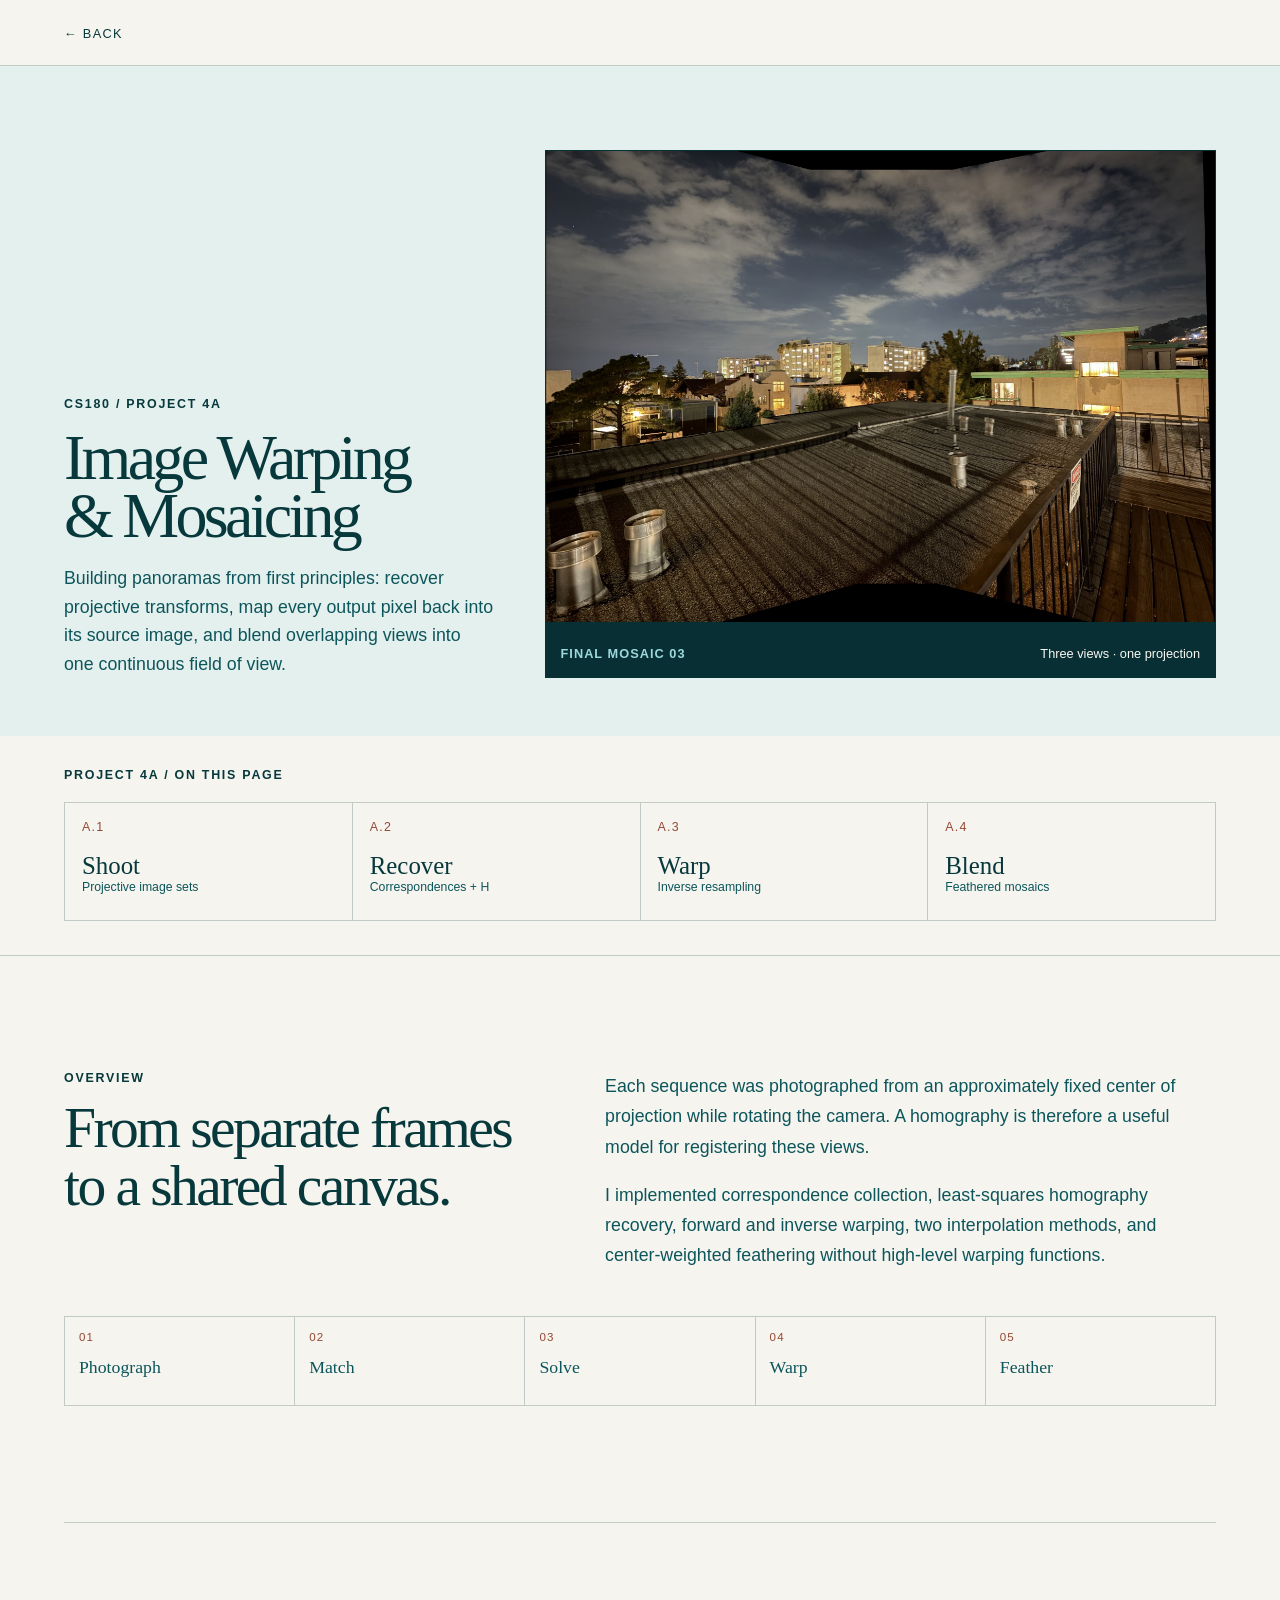
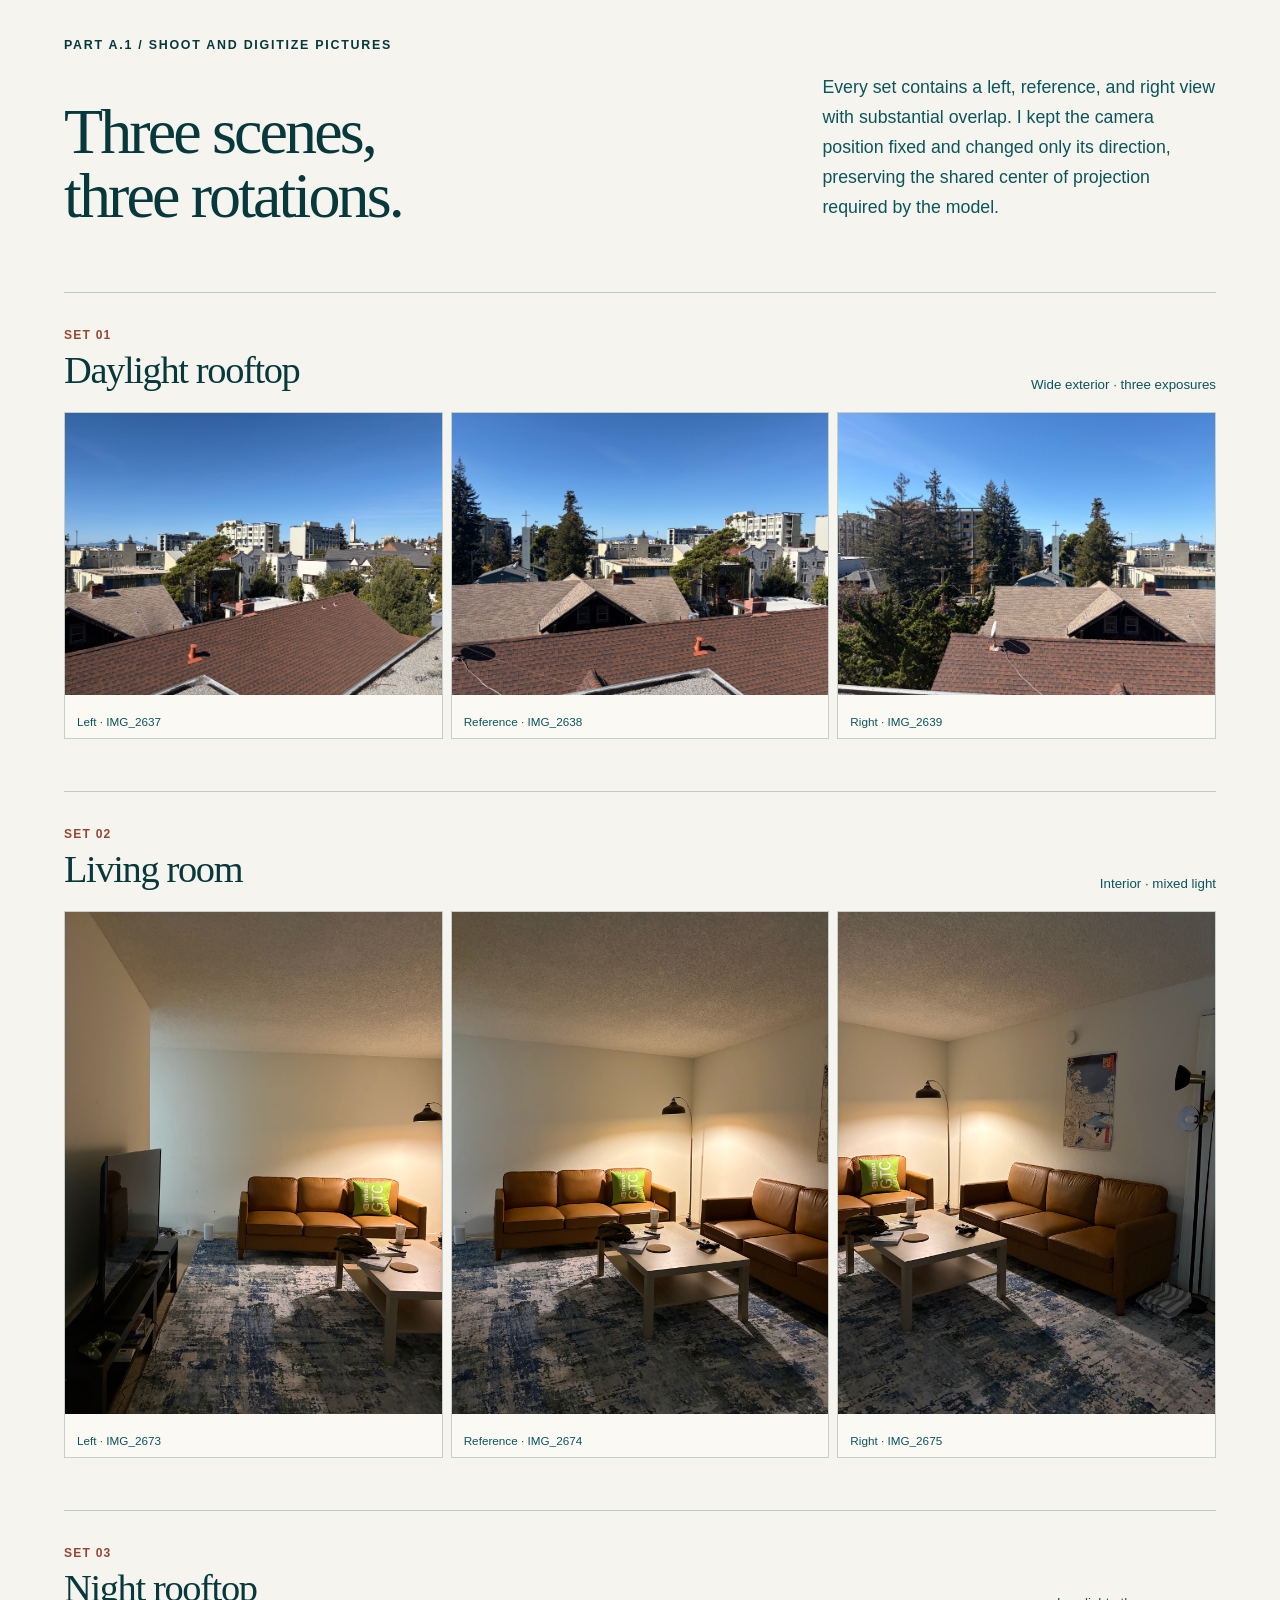
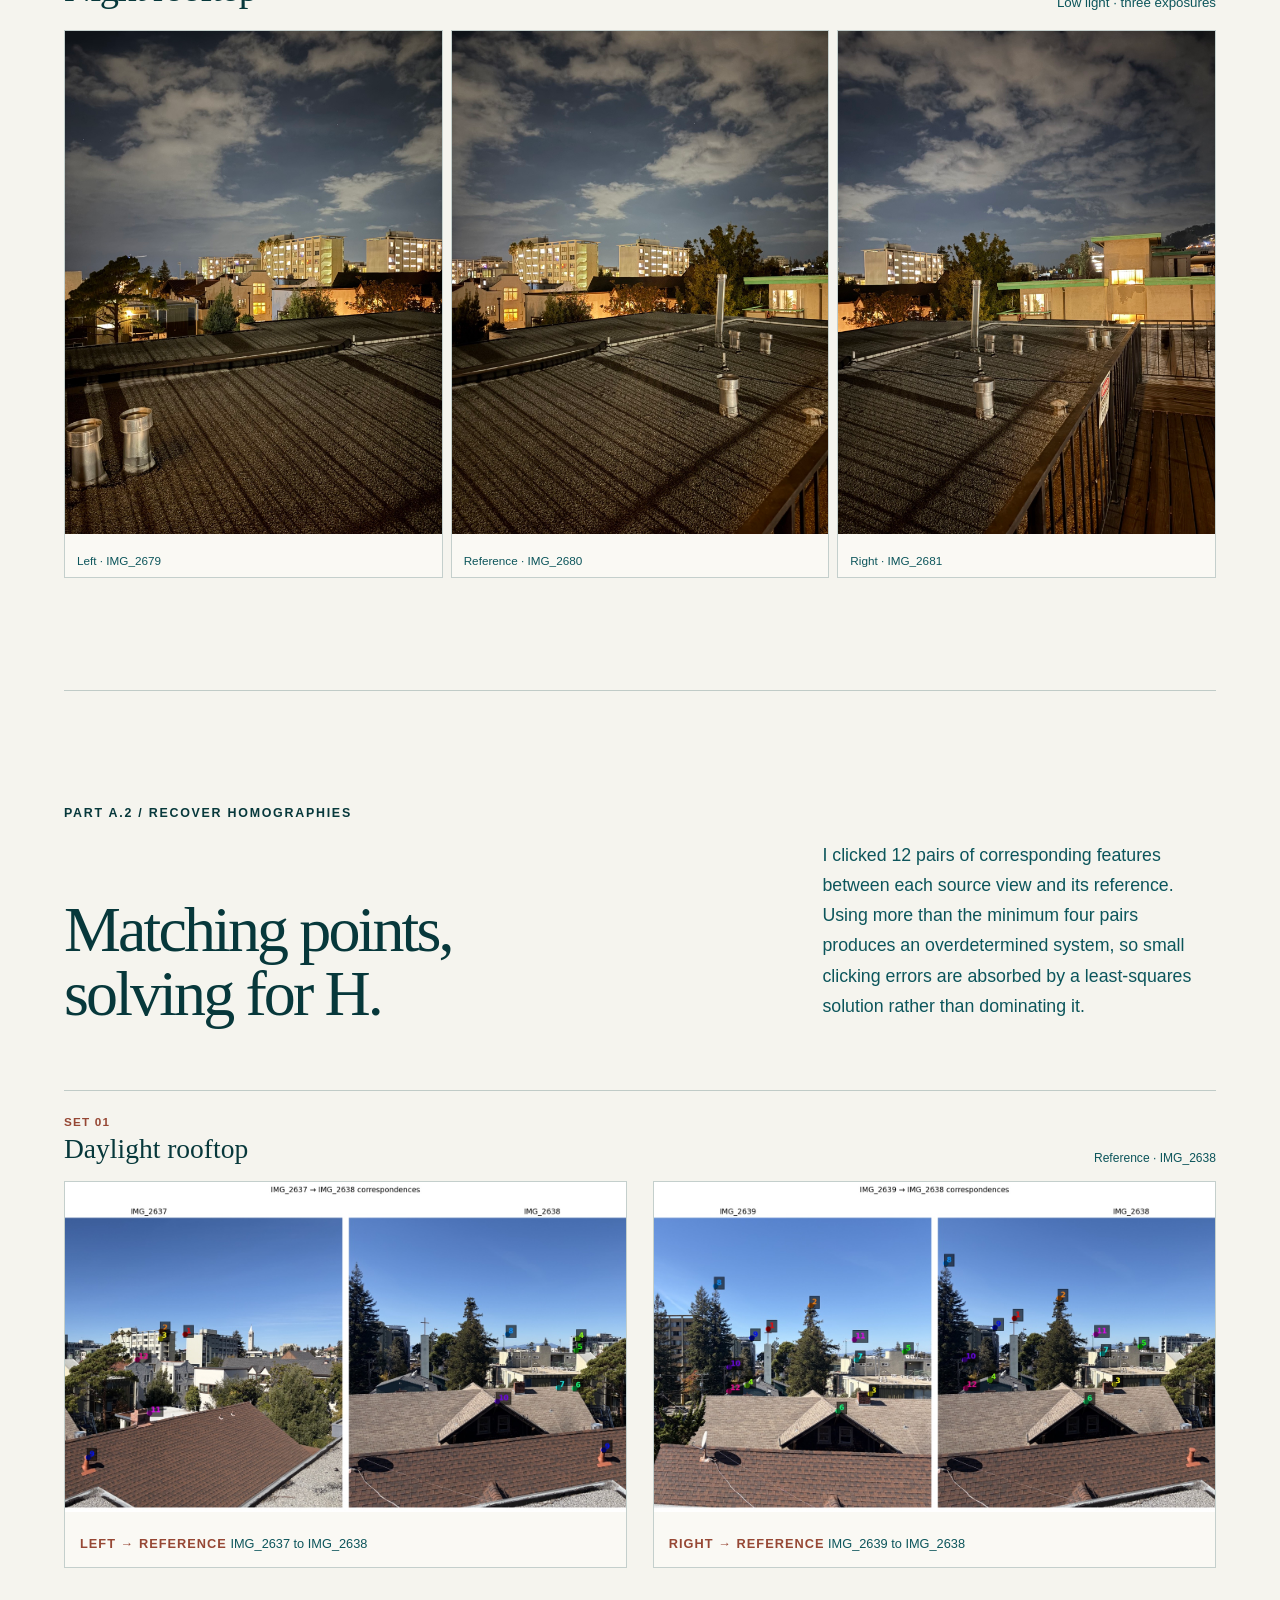
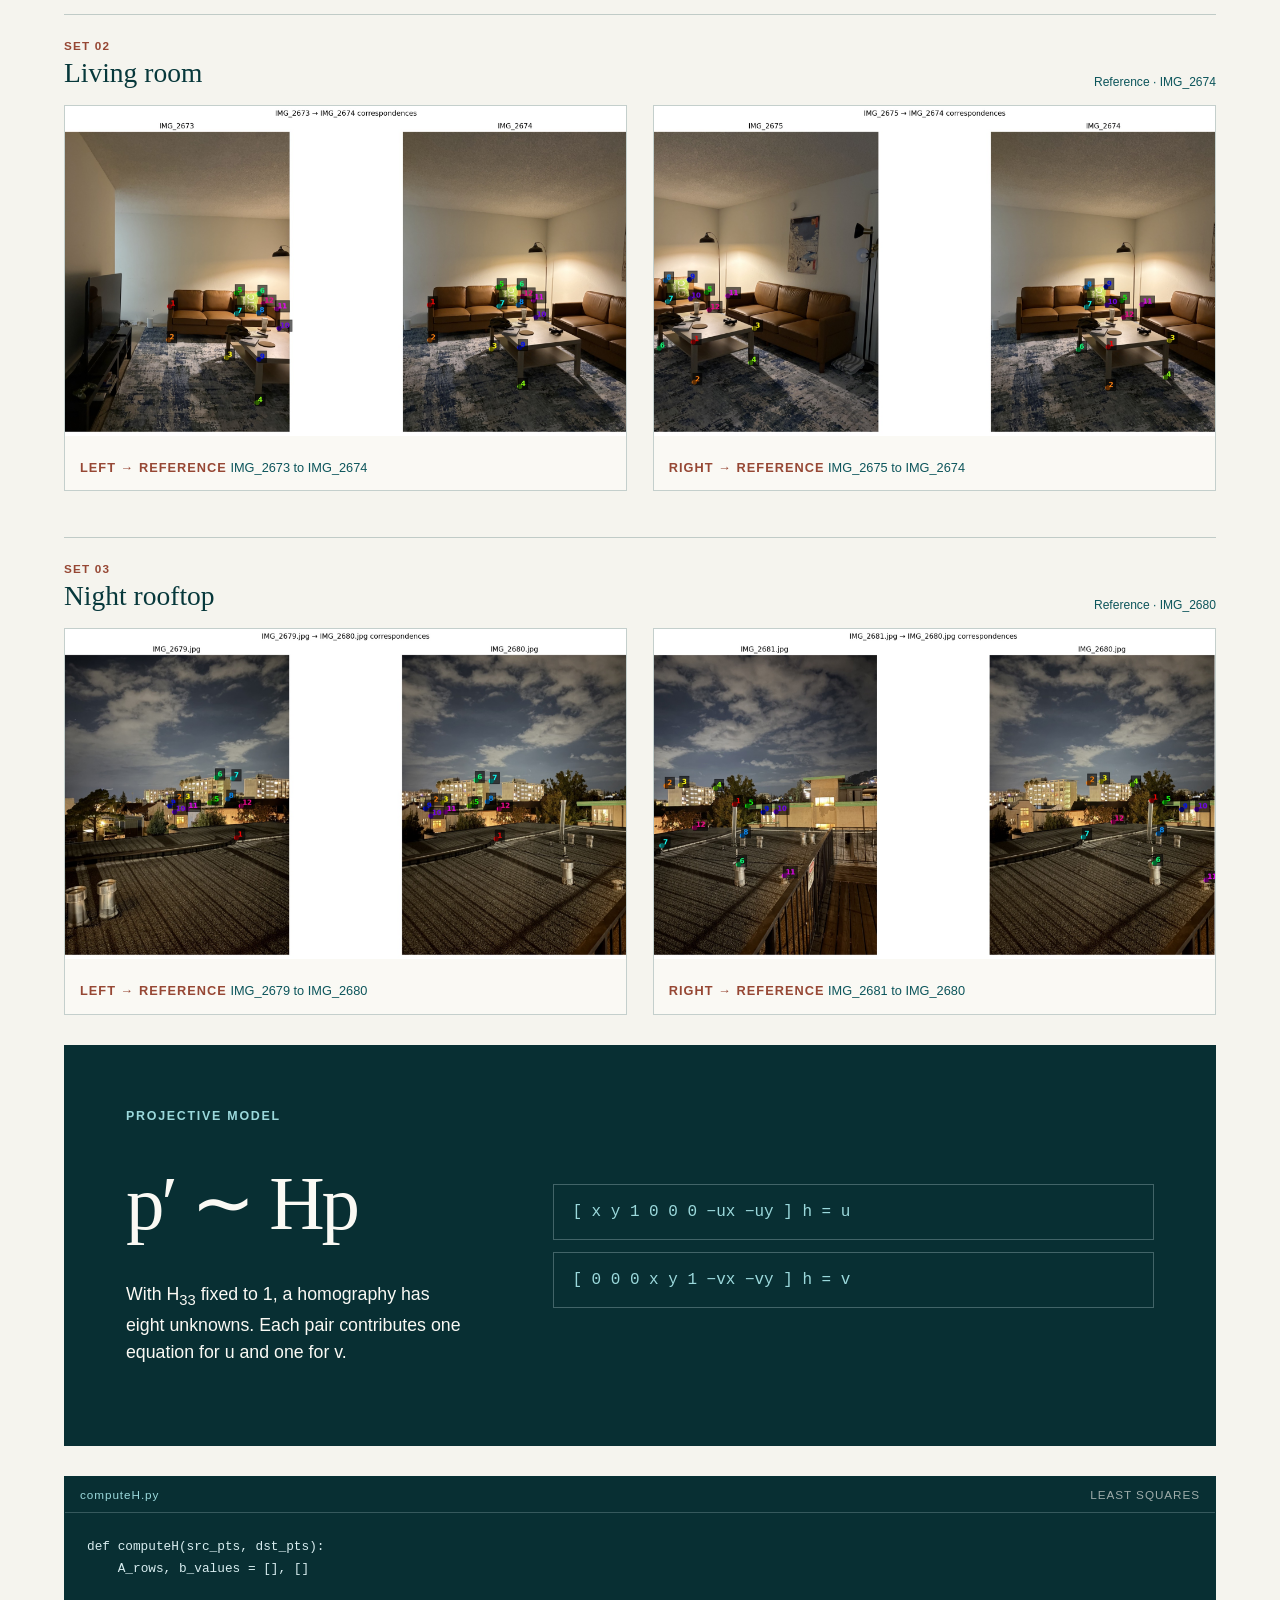
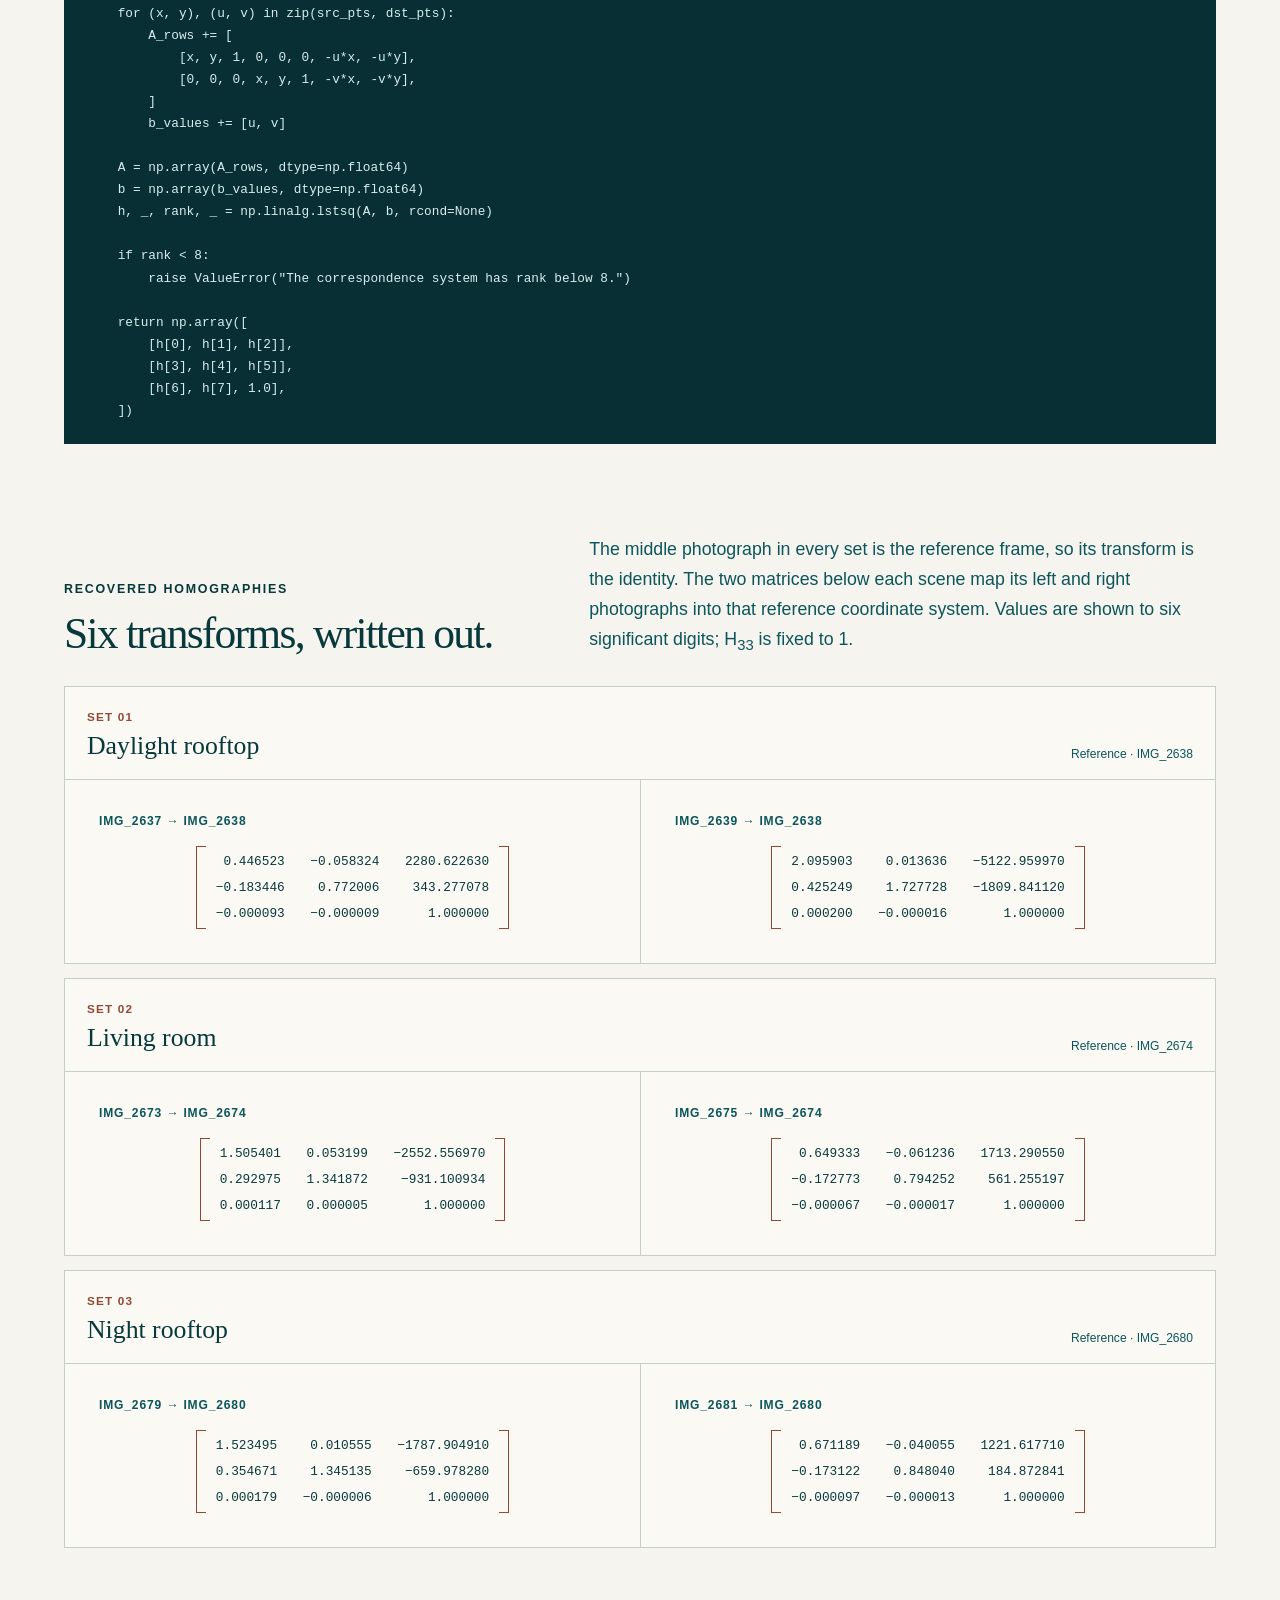
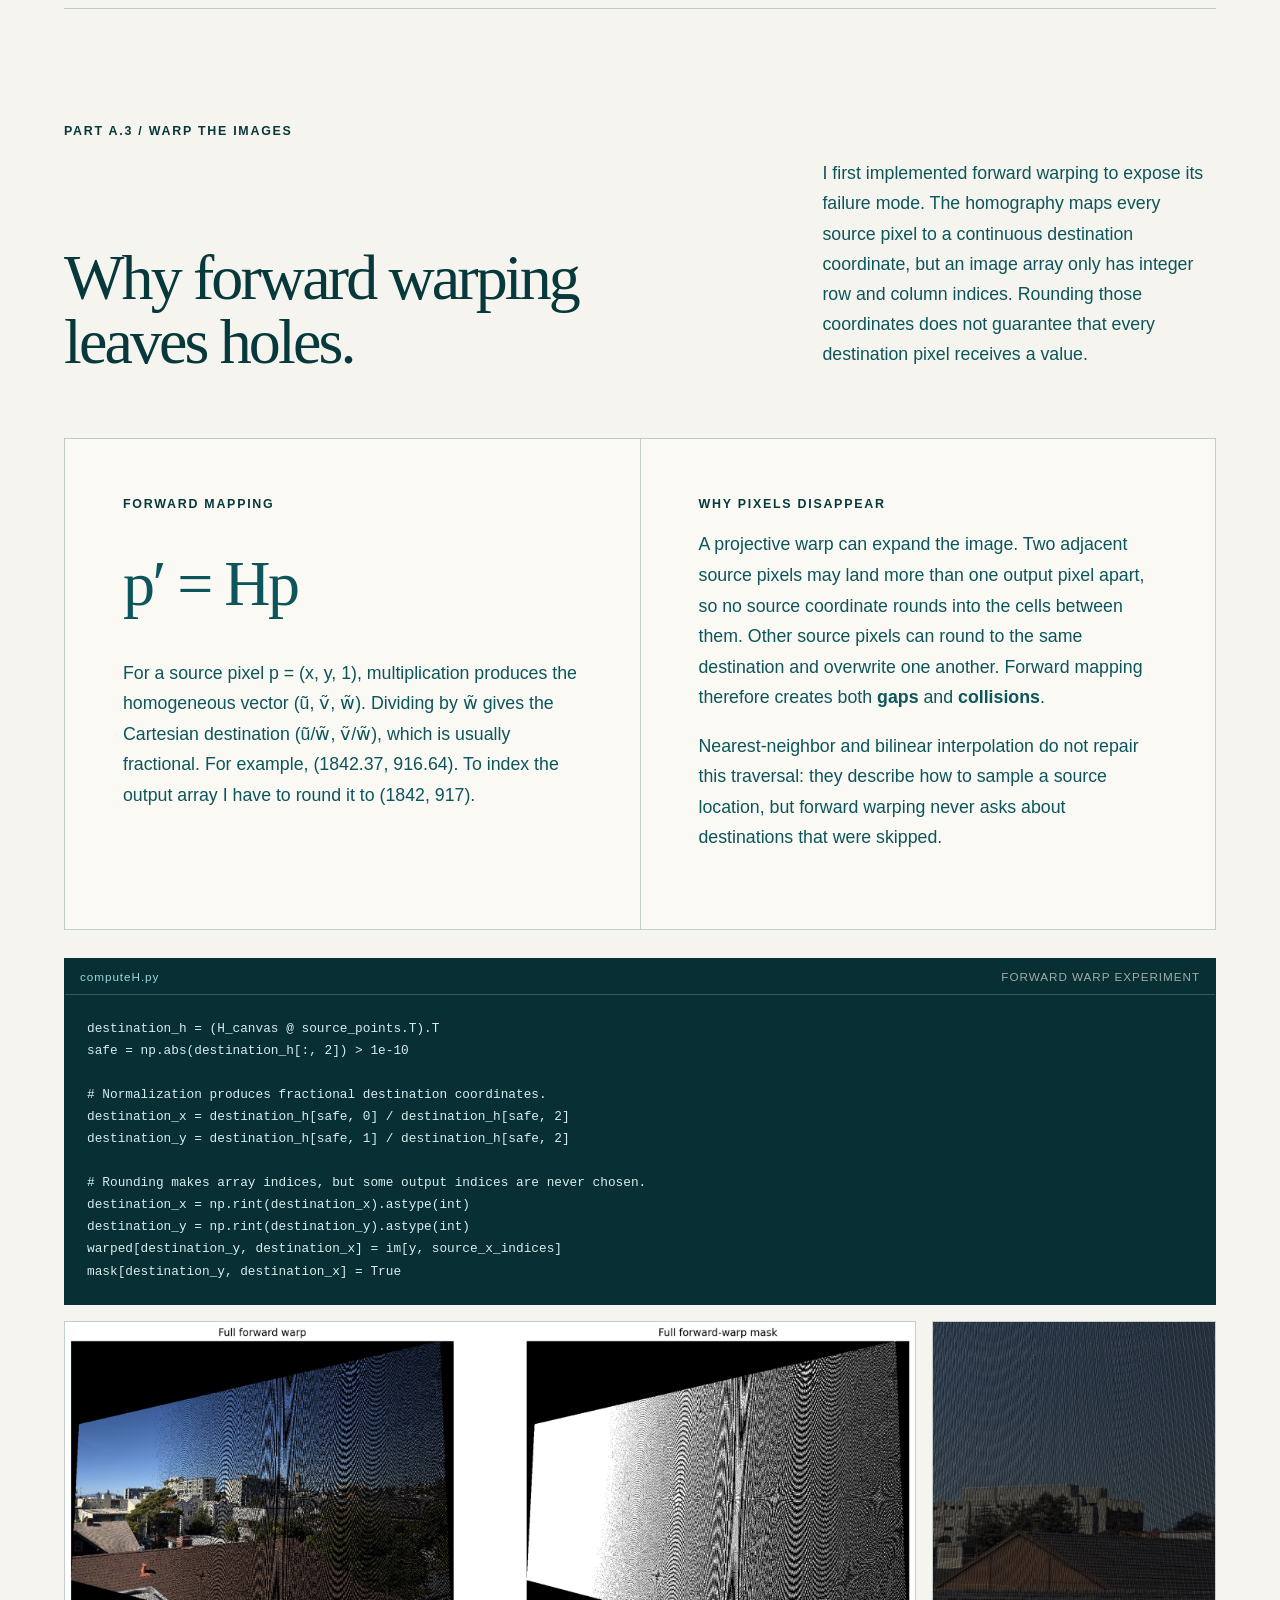
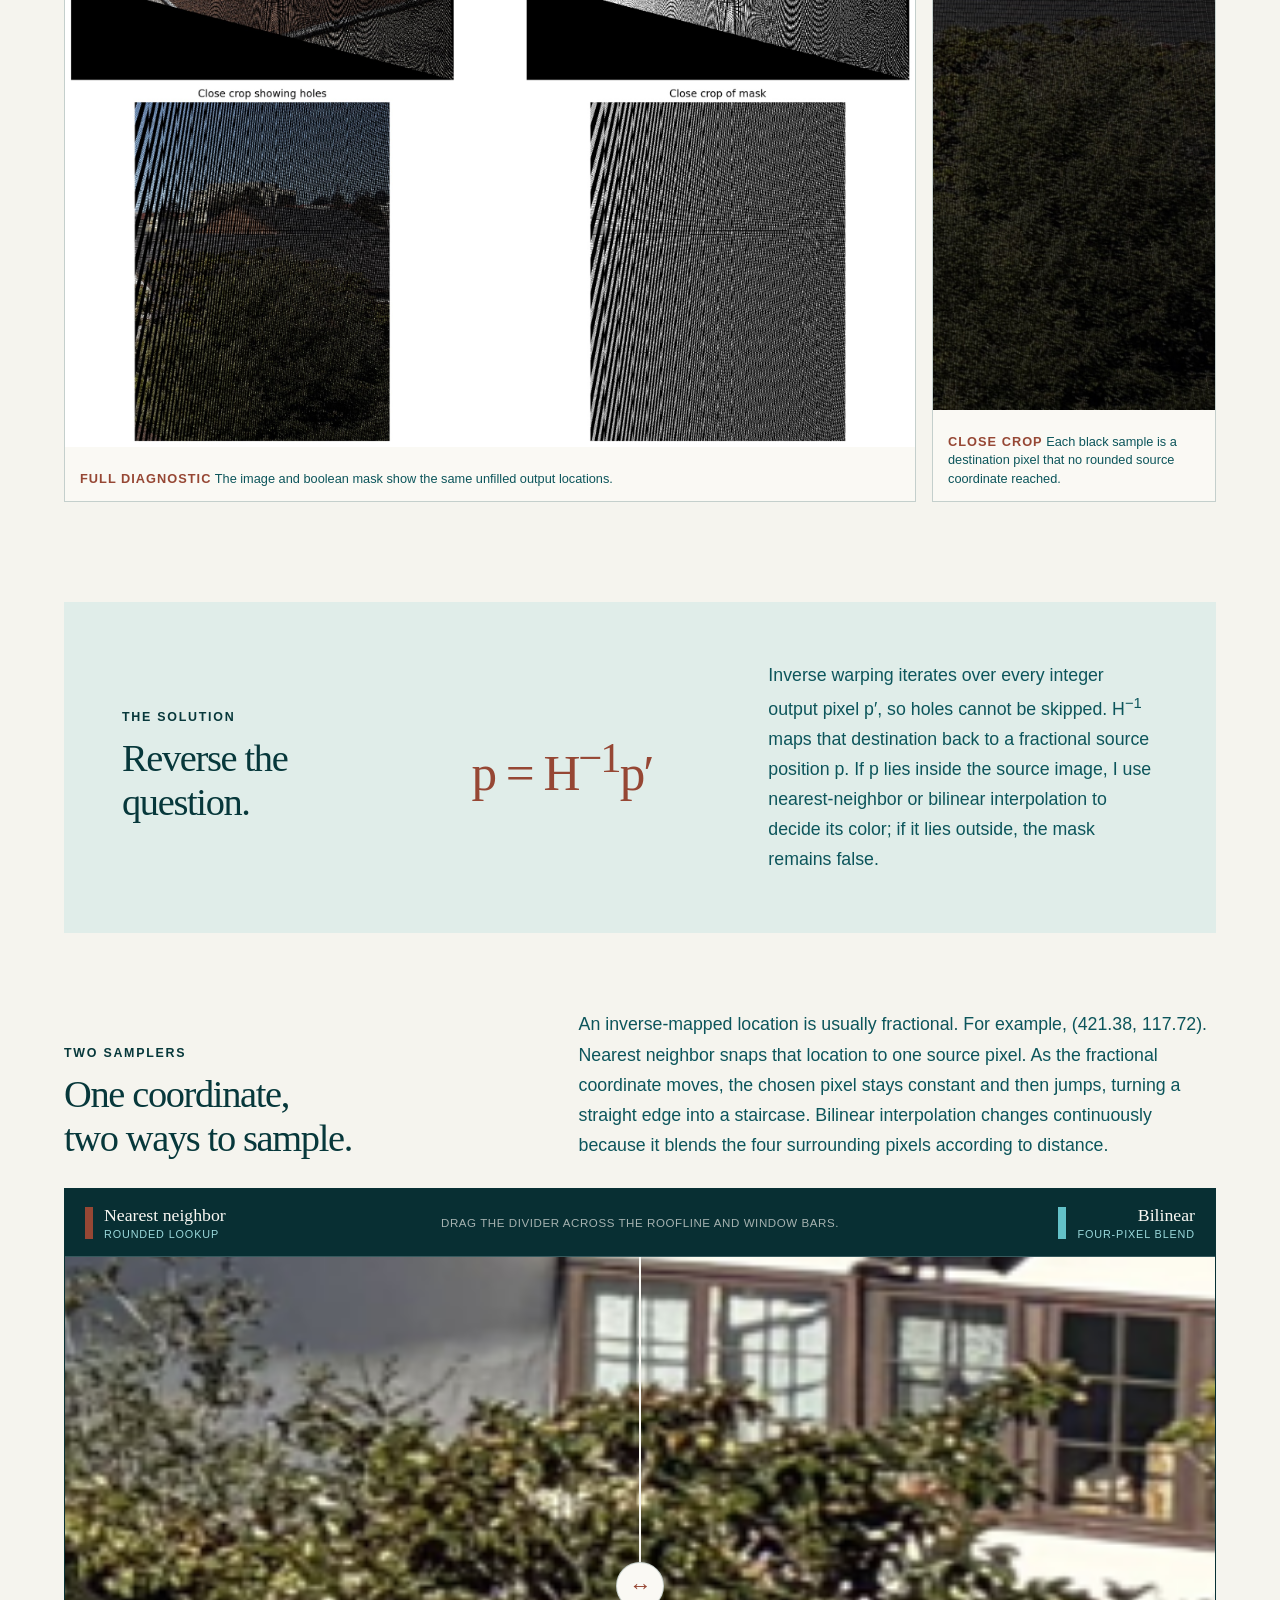
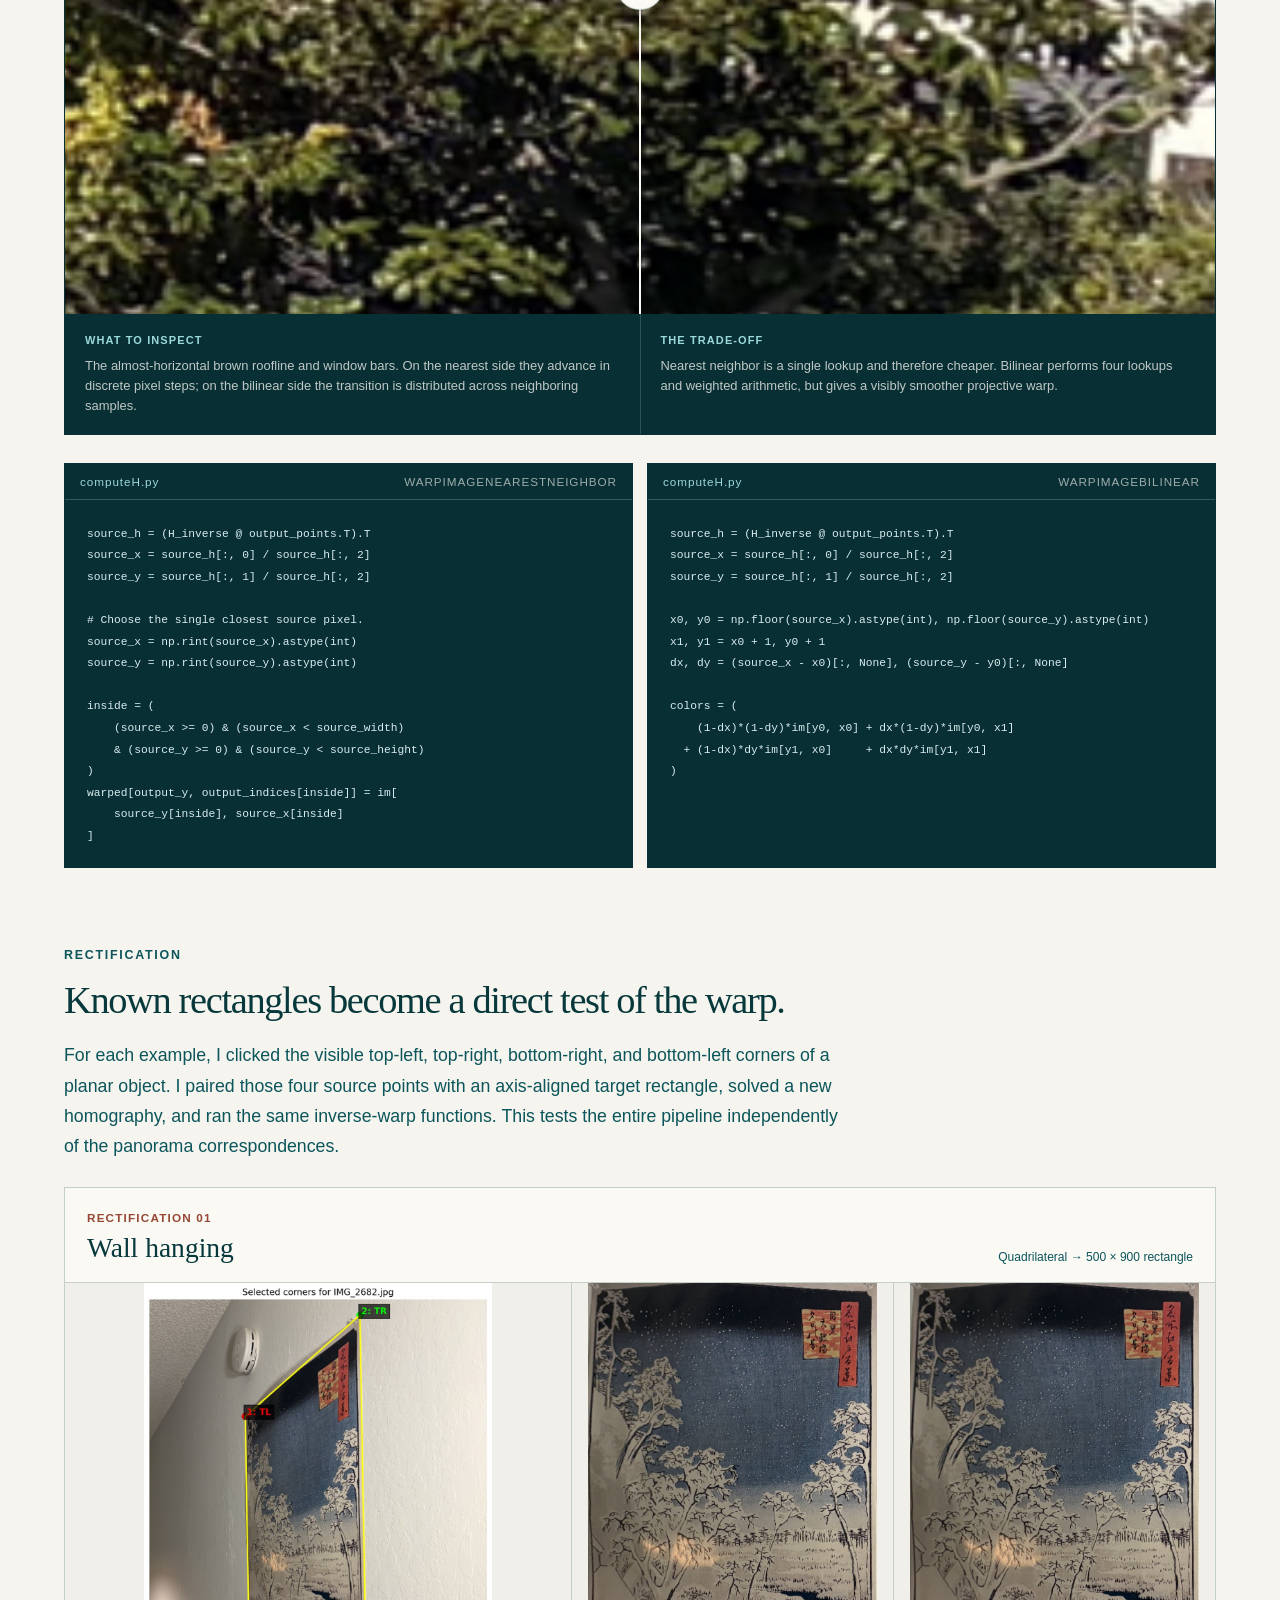
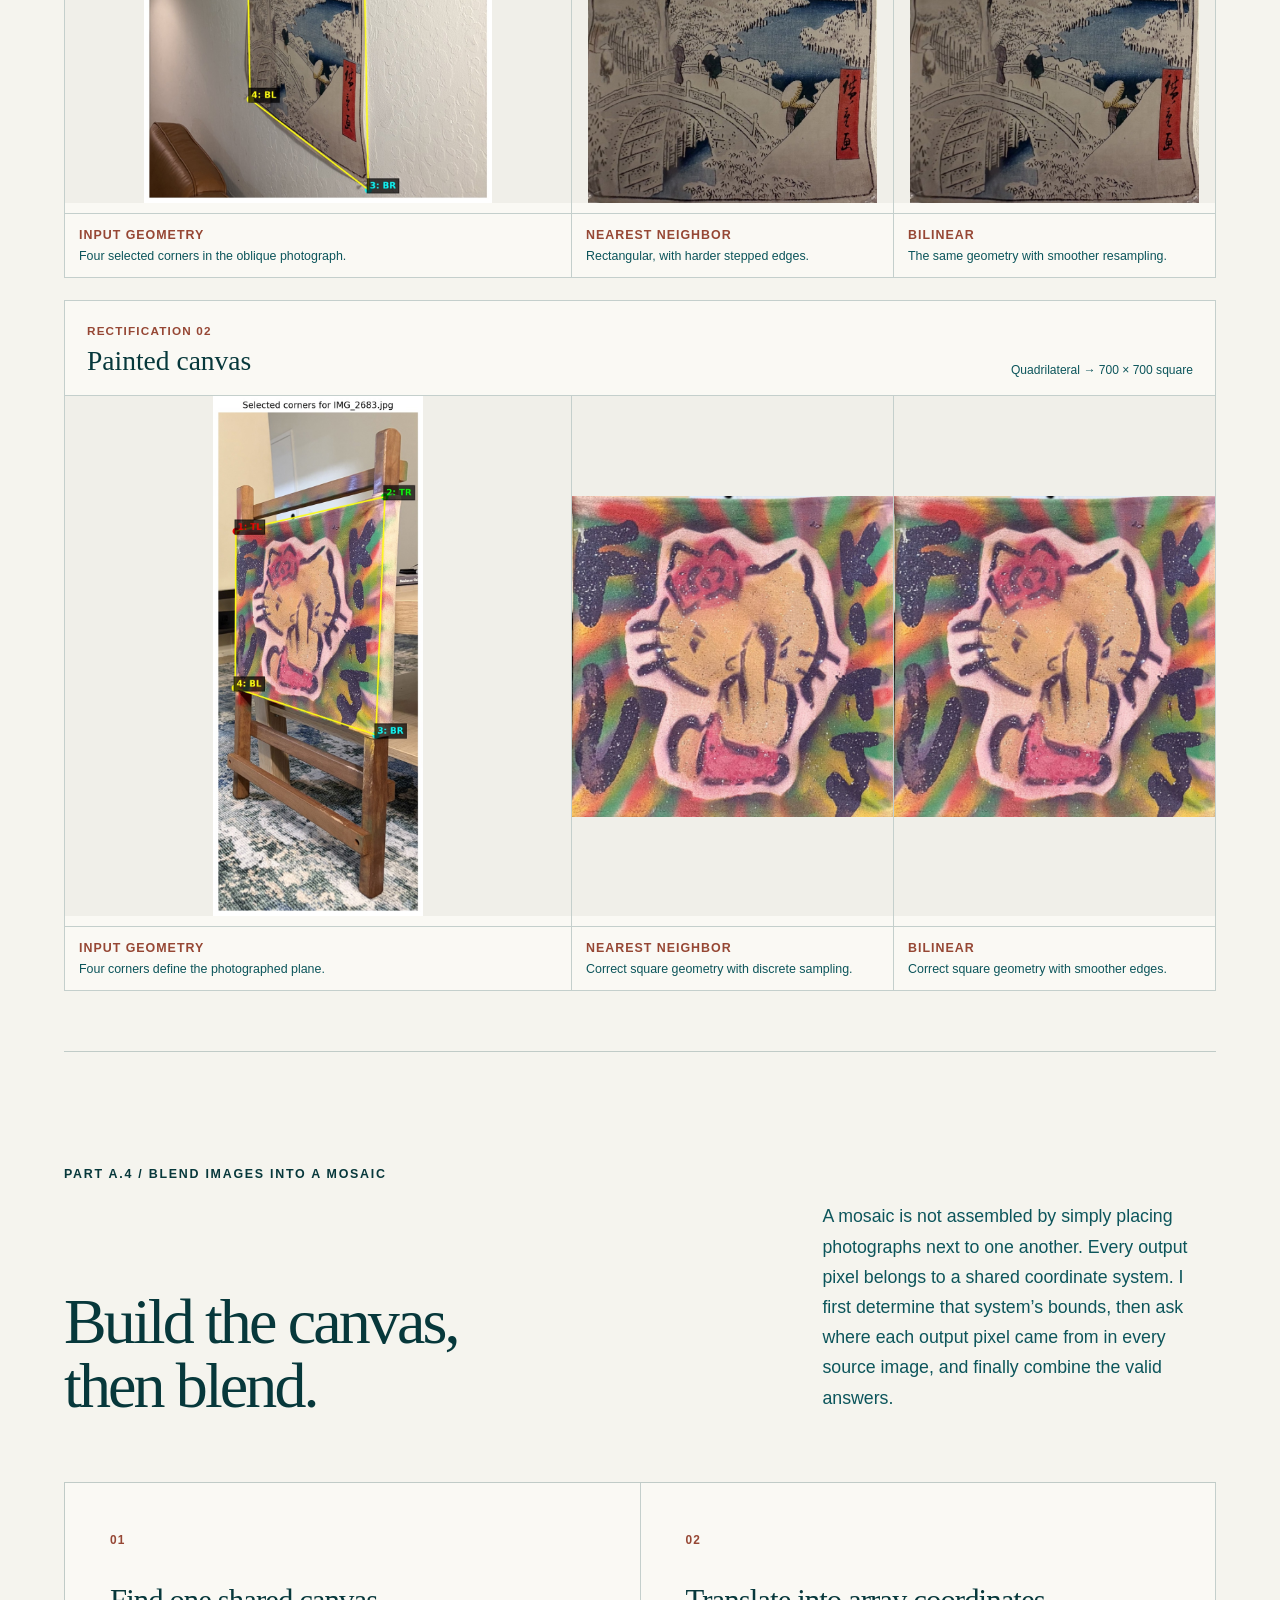
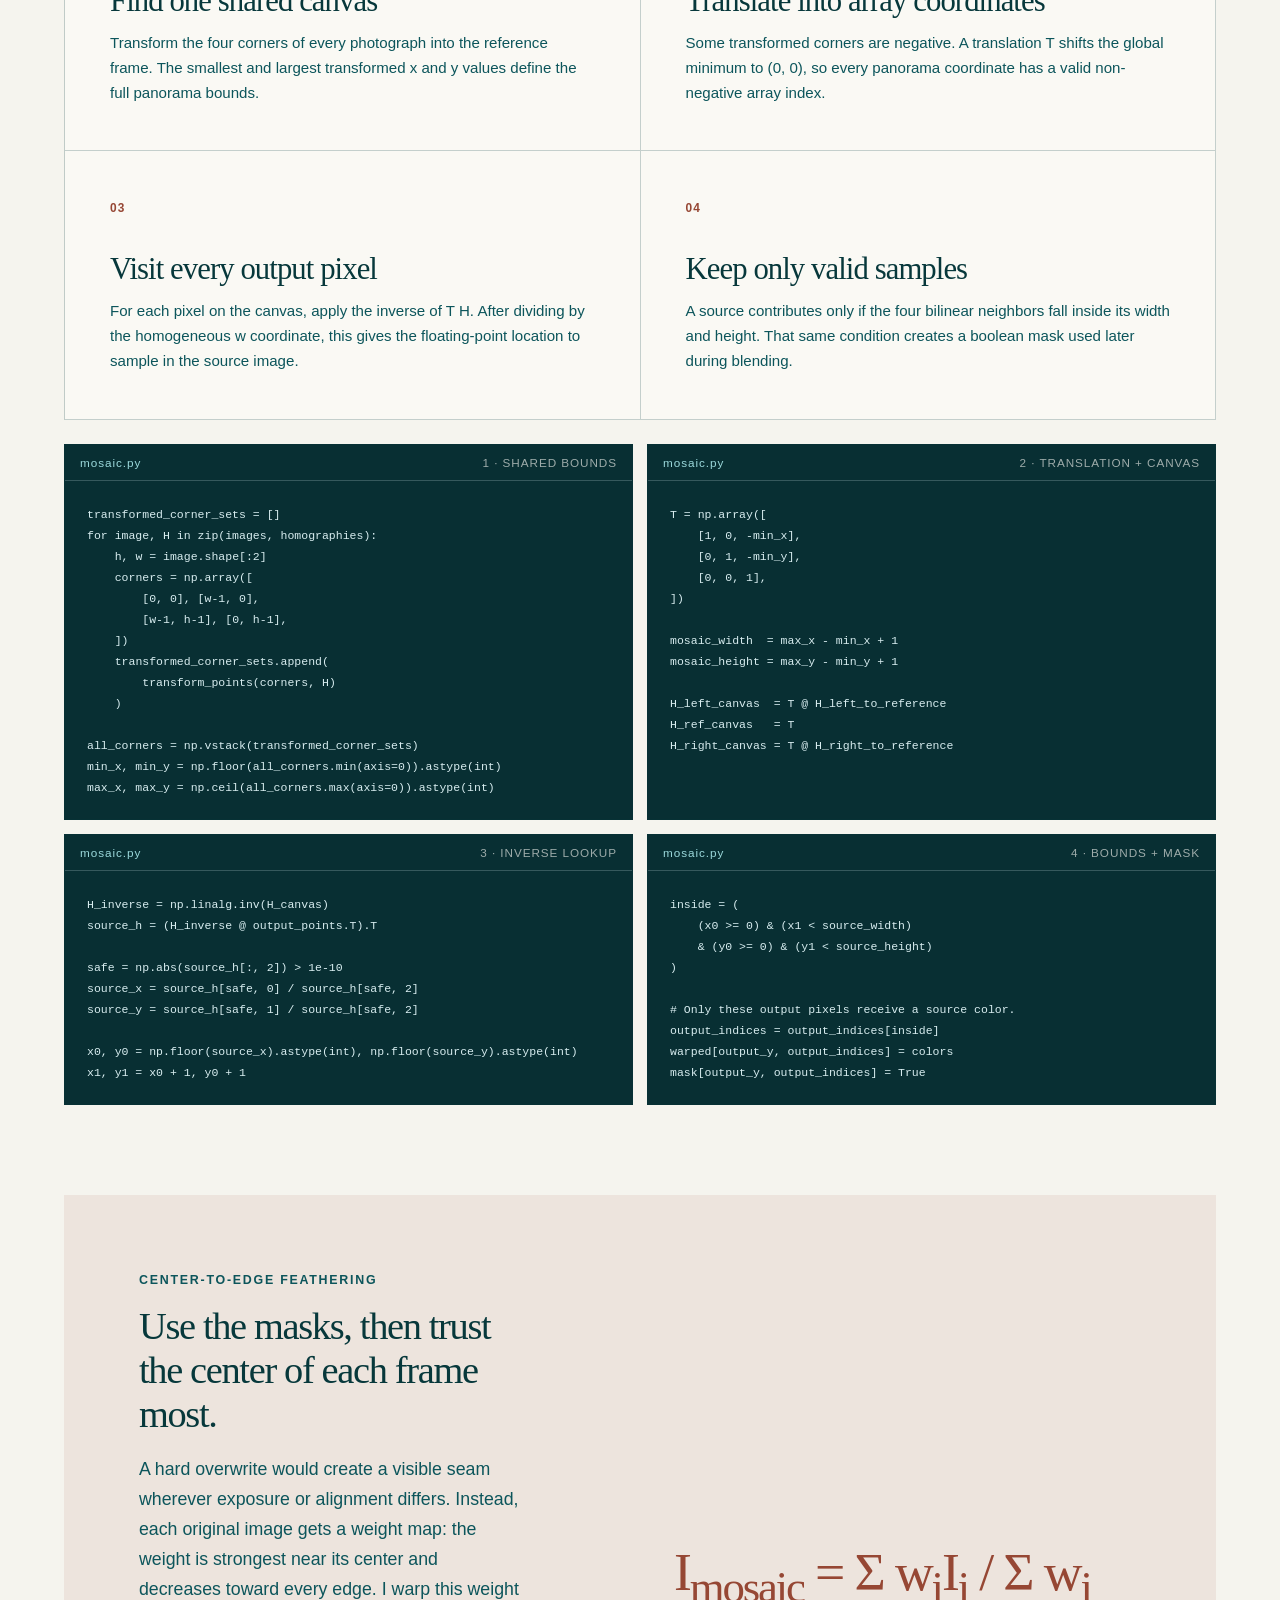
<file: project-4/index.html>
<!doctype html>
<html lang="en">
  <head>
    <meta charset="UTF-8" />
    <meta name="viewport" content="width=device-width, initial-scale=1.0" />
    <meta
      name="description"
      content="Project 4A: Image Warping and Mosaicing. Recovering homographies, inverse warping with nearest-neighbor and bilinear interpolation, rectification, and feathered panoramas."
    />
    <title>Project 4A | Image Warping &amp; Mosaicing</title>
    <link rel="stylesheet" href="../styles.css?v=project-4a-draft-3" />
  </head>
  <body>
    <main class="project-page project-four-page">
      <nav class="project-nav">
        <a href="../">← Back</a>
      </nav>

      <header class="project-hero project-four-hero">
        <div class="p4-hero-copy">
          <p class="label">CS180 / Project 4A</p>
          <h1>Image Warping<br />&amp; Mosaicing</h1>
          <p>
            Building panoramas from first principles: recover projective transforms,
            map every output pixel back into its source image, and blend overlapping
            views into one continuous field of view.
          </p>
        </div>
        <figure class="p4-hero-image">
          <img src="web-images/a4/set3-mosaic.jpg" alt="A feathered nighttime panorama built from three photographs" />
          <figcaption><span>Final mosaic 03</span> Three views · one projection</figcaption>
        </figure>
      </header>

      <nav class="project-toc p4-toc" aria-label="Project 4A sections">
        <p class="label">Project 4A / On this page</p>
        <div class="p4-toc-grid">
          <a href="#a1"><span>A.1</span><b>Shoot</b><small>Projective image sets</small></a>
          <a href="#a2"><span>A.2</span><b>Recover</b><small>Correspondences + H</small></a>
          <a href="#a3"><span>A.3</span><b>Warp</b><small>Inverse resampling</small></a>
          <a href="#a4"><span>A.4</span><b>Blend</b><small>Feathered mosaics</small></a>
        </div>
      </nav>

      <div class="project-four-content">
        <section class="p4-overview" aria-labelledby="overview-heading">
          <div>
            <p class="label">Overview</p>
            <h2 id="overview-heading">From separate frames<br />to a shared canvas.</h2>
          </div>
          <div class="p4-overview-copy">
            <p>
              Each sequence was photographed from an approximately fixed center of
              projection while rotating the camera. A homography is therefore a useful
              model for registering these views.
            </p>
            <p>
              I implemented correspondence collection, least-squares homography
              recovery, forward and inverse warping, two interpolation methods, and
              center-weighted feathering without high-level warping functions.
            </p>
          </div>
          <ol class="p4-pipeline" aria-label="Mosaic pipeline">
            <li><span>01</span> Photograph</li>
            <li><span>02</span> Match</li>
            <li><span>03</span> Solve</li>
            <li><span>04</span> Warp</li>
            <li><span>05</span> Feather</li>
          </ol>
        </section>

        <section class="p4-chapter" id="a1">
          <header class="chapter-heading p4-chapter-heading">
            <p class="label">Part A.1 / Shoot and digitize pictures</p>
            <h2>Three scenes,<br />three rotations.</h2>
            <p>
              Every set contains a left, reference, and right view with substantial
              overlap. I kept the camera position fixed and changed only its direction,
              preserving the shared center of projection required by the model.
            </p>
          </header>

          <article class="p4-photo-set">
            <header><span>Set 01</span><h3>Daylight rooftop</h3><p>Wide exterior · three exposures</p></header>
            <div class="p4-source-strip">
              <figure><img src="web-images/a1/set1/IMG_2637.jpg" alt="Left view of a Berkeley rooftop scene in daylight" /><figcaption>Left · IMG_2637</figcaption></figure>
              <figure><img src="web-images/a1/set1/IMG_2638.jpg" alt="Center reference view of a Berkeley rooftop scene in daylight" /><figcaption>Reference · IMG_2638</figcaption></figure>
              <figure><img src="web-images/a1/set1/IMG_2639.jpg" alt="Right view of a Berkeley rooftop scene in daylight" /><figcaption>Right · IMG_2639</figcaption></figure>
            </div>
          </article>

          <article class="p4-photo-set">
            <header><span>Set 02</span><h3>Living room</h3><p>Interior · mixed light</p></header>
            <div class="p4-source-strip">
              <figure><img src="web-images/a1/set2/IMG_2673.jpg" alt="Left view of a living room" /><figcaption>Left · IMG_2673</figcaption></figure>
              <figure><img src="web-images/a1/set2/IMG_2674.jpg" alt="Center reference view of a living room" /><figcaption>Reference · IMG_2674</figcaption></figure>
              <figure><img src="web-images/a1/set2/IMG_2675.jpg" alt="Right view of a living room" /><figcaption>Right · IMG_2675</figcaption></figure>
            </div>
          </article>

          <article class="p4-photo-set">
            <header><span>Set 03</span><h3>Night rooftop</h3><p>Low light · three exposures</p></header>
            <div class="p4-source-strip">
              <figure><img src="web-images/a1/set3/IMG_2679.jpg" alt="Left nighttime rooftop view" /><figcaption>Left · IMG_2679</figcaption></figure>
              <figure><img src="web-images/a1/set3/IMG_2680.jpg" alt="Center reference nighttime rooftop view" /><figcaption>Reference · IMG_2680</figcaption></figure>
              <figure><img src="web-images/a1/set3/IMG_2681.jpg" alt="Right nighttime rooftop view" /><figcaption>Right · IMG_2681</figcaption></figure>
            </div>
          </article>
        </section>

        <section class="p4-chapter" id="a2">
          <header class="chapter-heading p4-chapter-heading">
            <p class="label">Part A.2 / Recover homographies</p>
            <h2>Matching points,<br />solving for H.</h2>
            <p>
              I clicked 12 pairs of corresponding features between each source view
              and its reference. Using more than the minimum four pairs produces an
              overdetermined system, so small clicking errors are absorbed by a
              least-squares solution rather than dominating it.
            </p>
          </header>

          <div class="p4-correspondence-sets">
            <article>
              <header><span>Set 01</span><h3>Daylight rooftop</h3><small>Reference · IMG_2638</small></header>
              <div class="p4-feature-grid">
                <figure class="p4-framed-figure"><img loading="lazy" src="web-images/a2/set1-left.jpg" alt="Correspondences from IMG 2637 to reference IMG 2638" /><figcaption><span>Left → reference</span> IMG_2637 to IMG_2638</figcaption></figure>
                <figure class="p4-framed-figure"><img loading="lazy" src="web-images/a2/set1-right.jpg" alt="Correspondences from IMG 2639 to reference IMG 2638" /><figcaption><span>Right → reference</span> IMG_2639 to IMG_2638</figcaption></figure>
              </div>
            </article>
            <article>
              <header><span>Set 02</span><h3>Living room</h3><small>Reference · IMG_2674</small></header>
              <div class="p4-feature-grid">
                <figure class="p4-framed-figure"><img loading="lazy" src="web-images/a2/set2-left.jpg" alt="Correspondences from IMG 2673 to reference IMG 2674" /><figcaption><span>Left → reference</span> IMG_2673 to IMG_2674</figcaption></figure>
                <figure class="p4-framed-figure"><img loading="lazy" src="web-images/a2/set2-right.jpg" alt="Correspondences from IMG 2675 to reference IMG 2674" /><figcaption><span>Right → reference</span> IMG_2675 to IMG_2674</figcaption></figure>
              </div>
            </article>
            <article>
              <header><span>Set 03</span><h3>Night rooftop</h3><small>Reference · IMG_2680</small></header>
              <div class="p4-feature-grid">
                <figure class="p4-framed-figure"><img loading="lazy" src="web-images/a2/set3-left.jpg" alt="Correspondences from IMG 2679 to reference IMG 2680" /><figcaption><span>Left → reference</span> IMG_2679 to IMG_2680</figcaption></figure>
                <figure class="p4-framed-figure"><img loading="lazy" src="web-images/a2/set3-right.jpg" alt="Correspondences from IMG 2681 to reference IMG 2680" /><figcaption><span>Right → reference</span> IMG_2681 to IMG_2680</figcaption></figure>
              </div>
            </article>
          </div>

          <div class="p4-math-panel">
            <div>
              <p class="label">Projective model</p>
              <p class="p4-display-equation">p′ ∼ Hp</p>
              <p>
                With H<sub>33</sub> fixed to 1, a homography has eight unknowns.
                Each pair contributes one equation for u and one for v.
              </p>
            </div>
            <div class="p4-equation-system" aria-label="Two rows of the homography linear system">
              <code>[ x  y  1  0  0  0  −ux  −uy ] h = u</code>
              <code>[ 0  0  0  x  y  1  −vx  −vy ] h = v</code>
            </div>
          </div>

          <article class="p4-code-card p4-code-wide">
              <header><span>computeH.py</span><small>Least squares</small></header>
              <pre><code>def computeH(src_pts, dst_pts):
    A_rows, b_values = [], []

    for (x, y), (u, v) in zip(src_pts, dst_pts):
        A_rows += [
            [x, y, 1, 0, 0, 0, -u*x, -u*y],
            [0, 0, 0, x, y, 1, -v*x, -v*y],
        ]
        b_values += [u, v]

    A = np.array(A_rows, dtype=np.float64)
    b = np.array(b_values, dtype=np.float64)
    h, _, rank, _ = np.linalg.lstsq(A, b, rcond=None)

    if rank &lt; 8:
        raise ValueError("The correspondence system has rank below 8.")

    return np.array([
        [h[0], h[1], h[2]],
        [h[3], h[4], h[5]],
        [h[6], h[7], 1.0],
    ])</code></pre>
          </article>

          <div class="p4-matrices-heading">
            <div>
              <p class="label">Recovered homographies</p>
              <h3>Six transforms, written out.</h3>
            </div>
            <p>
              The middle photograph in every set is the reference frame, so its
              transform is the identity. The two matrices below each scene map its
              left and right photographs into that reference coordinate system.
              Values are shown to six significant digits; H<sub>33</sub> is fixed to 1.
            </p>
          </div>

          <div class="p4-matrix-sets">
            <article class="p4-matrix-set">
              <header><div><span>Set 01</span><h4>Daylight rooftop</h4></div><small>Reference · IMG_2638</small></header>
              <div class="p4-matrix-pair">
                <div><p>IMG_2637 → IMG_2638</p><div class="p4-matrix" aria-label="Homography from IMG 2637 to IMG 2638"><span>0.446523</span><span>−0.058324</span><span>2280.622630</span><span>−0.183446</span><span>0.772006</span><span>343.277078</span><span>−0.000093</span><span>−0.000009</span><span>1.000000</span></div></div>
                <div><p>IMG_2639 → IMG_2638</p><div class="p4-matrix" aria-label="Homography from IMG 2639 to IMG 2638"><span>2.095903</span><span>0.013636</span><span>−5122.959970</span><span>0.425249</span><span>1.727728</span><span>−1809.841120</span><span>0.000200</span><span>−0.000016</span><span>1.000000</span></div></div>
              </div>
            </article>

            <article class="p4-matrix-set">
              <header><div><span>Set 02</span><h4>Living room</h4></div><small>Reference · IMG_2674</small></header>
              <div class="p4-matrix-pair">
                <div><p>IMG_2673 → IMG_2674</p><div class="p4-matrix" aria-label="Homography from IMG 2673 to IMG 2674"><span>1.505401</span><span>0.053199</span><span>−2552.556970</span><span>0.292975</span><span>1.341872</span><span>−931.100934</span><span>0.000117</span><span>0.000005</span><span>1.000000</span></div></div>
                <div><p>IMG_2675 → IMG_2674</p><div class="p4-matrix" aria-label="Homography from IMG 2675 to IMG 2674"><span>0.649333</span><span>−0.061236</span><span>1713.290550</span><span>−0.172773</span><span>0.794252</span><span>561.255197</span><span>−0.000067</span><span>−0.000017</span><span>1.000000</span></div></div>
              </div>
            </article>

            <article class="p4-matrix-set">
              <header><div><span>Set 03</span><h4>Night rooftop</h4></div><small>Reference · IMG_2680</small></header>
              <div class="p4-matrix-pair">
                <div><p>IMG_2679 → IMG_2680</p><div class="p4-matrix" aria-label="Homography from IMG 2679 to IMG 2680"><span>1.523495</span><span>0.010555</span><span>−1787.904910</span><span>0.354671</span><span>1.345135</span><span>−659.978280</span><span>0.000179</span><span>−0.000006</span><span>1.000000</span></div></div>
                <div><p>IMG_2681 → IMG_2680</p><div class="p4-matrix" aria-label="Homography from IMG 2681 to IMG 2680"><span>0.671189</span><span>−0.040055</span><span>1221.617710</span><span>−0.173122</span><span>0.848040</span><span>184.872841</span><span>−0.000097</span><span>−0.000013</span><span>1.000000</span></div></div>
              </div>
            </article>
          </div>
        </section>

        <section class="p4-chapter" id="a3">
          <header class="chapter-heading p4-chapter-heading">
            <p class="label">Part A.3 / Warp the images</p>
            <h2>Why forward warping<br />leaves holes.</h2>
            <p>
              I first implemented forward warping to expose its failure mode. The
              homography maps every source pixel to a continuous destination
              coordinate, but an image array only has integer row and column indices.
              Rounding those coordinates does not guarantee that every destination
              pixel receives a value.
            </p>
          </header>

          <div class="p4-forward-explanation">
            <div>
              <p class="label">Forward mapping</p>
              <p class="p4-display-equation">p′ = Hp</p>
              <p>
                For a source pixel p = (x, y, 1), multiplication produces the
                homogeneous vector (ũ, ṽ, w̃). Dividing by w̃ gives the Cartesian
                destination (ũ/w̃, ṽ/w̃), which is usually fractional. For example,
                (1842.37, 916.64). To index the output array I have to round it to
                (1842, 917).
              </p>
            </div>
            <div>
              <p class="label">Why pixels disappear</p>
              <p>
                A projective warp can expand the image. Two adjacent source pixels
                may land more than one output pixel apart, so no source coordinate
                rounds into the cells between them. Other source pixels can round to
                the same destination and overwrite one another. Forward mapping
                therefore creates both <strong>gaps</strong> and <strong>collisions</strong>.
              </p>
              <p>
                Nearest-neighbor and bilinear interpolation do not repair this
                traversal: they describe how to sample a source location, but forward
                warping never asks about destinations that were skipped.
              </p>
            </div>
          </div>

          <article class="p4-code-card p4-code-wide">
            <header><span>computeH.py</span><small>Forward warp experiment</small></header>
            <pre><code>destination_h = (H_canvas @ source_points.T).T
safe = np.abs(destination_h[:, 2]) &gt; 1e-10

# Normalization produces fractional destination coordinates.
destination_x = destination_h[safe, 0] / destination_h[safe, 2]
destination_y = destination_h[safe, 1] / destination_h[safe, 2]

# Rounding makes array indices, but some output indices are never chosen.
destination_x = np.rint(destination_x).astype(int)
destination_y = np.rint(destination_y).astype(int)
warped[destination_y, destination_x] = im[y, source_x_indices]
mask[destination_y, destination_x] = True</code></pre>
          </article>

          <div class="p4-forward-evidence">
            <figure class="p4-framed-figure"><img loading="lazy" src="web-images/a3/forward-hole-demo.jpg" alt="Forward warp, validity mask, and close crops showing unfilled destination pixels" /><figcaption><span>Full diagnostic</span> The image and boolean mask show the same unfilled output locations.</figcaption></figure>
            <figure class="p4-framed-figure p4-forward-crop"><img loading="lazy" src="web-images/a3/forward-hole-crop.jpg" alt="Close crop of a forward warp showing dense black holes" /><figcaption><span>Close crop</span> Each black sample is a destination pixel that no rounded source coordinate reached.</figcaption></figure>
          </div>

          <div class="p4-inverse-solution">
            <div><p class="label">The solution</p><h3>Reverse the question.</h3></div>
            <p class="p4-display-equation">p = H<sup>−1</sup>p′</p>
            <p>
              Inverse warping iterates over every integer output pixel p′, so holes
              cannot be skipped. H<sup>−1</sup> maps that destination back to a
              fractional source position p. If p lies inside the source image, I use
              nearest-neighbor or bilinear interpolation to decide its color; if it
              lies outside, the mask remains false.
            </p>
          </div>

          <div class="p4-interpolation-heading">
            <div><p class="label">Two samplers</p><h3>One coordinate,<br />two ways to sample.</h3></div>
            <p>
              An inverse-mapped location is usually fractional. For example,
              (421.38, 117.72). Nearest neighbor snaps that location to one source
              pixel. As the fractional coordinate moves, the chosen pixel stays
              constant and then jumps, turning a straight edge into a staircase.
              Bilinear interpolation changes continuously because it blends the
              four surrounding pixels according to distance.
            </p>
          </div>

          <div class="p4-compare" style="--split: 50%">
            <header>
              <div><span class="p4-swatch p4-swatch-nearest"></span><b>Nearest neighbor</b><small>rounded lookup</small></div>
              <p>Drag the divider across the roofline and window bars.</p>
              <div><span class="p4-swatch p4-swatch-bilinear"></span><b>Bilinear</b><small>four-pixel blend</small></div>
            </header>
            <div class="p4-compare-stage">
              <div class="p4-compare-image p4-compare-nearest"><img src="web-images/a3/inverse-nearest-detail.png" alt="Zoomed nearest-neighbor warp showing jagged window and roof edges" /></div>
              <div class="p4-compare-image p4-compare-bilinear"><img src="web-images/a3/inverse-bilinear-detail.png" alt="Zoomed bilinear warp showing smoother window and roof edges" /></div>
              <div class="p4-compare-divider" aria-hidden="true"><span>↔</span></div>
              <input class="p4-compare-range" type="range" min="0" max="100" value="50" aria-label="Compare nearest-neighbor and bilinear interpolation" />
            </div>
            <footer>
              <p><span>What to inspect</span>The almost-horizontal brown roofline and window bars. On the nearest side they advance in discrete pixel steps; on the bilinear side the transition is distributed across neighboring samples.</p>
              <p><span>The trade-off</span>Nearest neighbor is a single lookup and therefore cheaper. Bilinear performs four lookups and weighted arithmetic, but gives a visibly smoother projective warp.</p>
            </footer>
          </div>

          <div class="p4-sampler-code">
            <article class="p4-code-card">
              <header><span>computeH.py</span><small>warpImageNearestNeighbor</small></header>
              <pre><code>source_h = (H_inverse @ output_points.T).T
source_x = source_h[:, 0] / source_h[:, 2]
source_y = source_h[:, 1] / source_h[:, 2]

# Choose the single closest source pixel.
source_x = np.rint(source_x).astype(int)
source_y = np.rint(source_y).astype(int)

inside = (
    (source_x &gt;= 0) &amp; (source_x &lt; source_width)
    &amp; (source_y &gt;= 0) &amp; (source_y &lt; source_height)
)
warped[output_y, output_indices[inside]] = im[
    source_y[inside], source_x[inside]
]</code></pre>
            </article>
            <article class="p4-code-card">
              <header><span>computeH.py</span><small>warpImageBilinear</small></header>
              <pre><code>source_h = (H_inverse @ output_points.T).T
source_x = source_h[:, 0] / source_h[:, 2]
source_y = source_h[:, 1] / source_h[:, 2]

x0, y0 = np.floor(source_x).astype(int), np.floor(source_y).astype(int)
x1, y1 = x0 + 1, y0 + 1
dx, dy = (source_x - x0)[:, None], (source_y - y0)[:, None]

colors = (
    (1-dx)*(1-dy)*im[y0, x0] + dx*(1-dy)*im[y0, x1]
  + (1-dx)*dy*im[y1, x0]     + dx*dy*im[y1, x1]
)</code></pre>
            </article>
          </div>

          <div class="p4-rectification-heading">
            <p class="label">Rectification</p>
            <h3>Known rectangles become a direct test of the warp.</h3>
            <p>
              For each example, I clicked the visible top-left, top-right,
              bottom-right, and bottom-left corners of a planar object. I paired
              those four source points with an axis-aligned target rectangle, solved
              a new homography, and ran the same inverse-warp functions. This tests
              the entire pipeline independently of the panorama correspondences.
            </p>
          </div>

          <div class="p4-rectification-stack">
            <article class="p4-rectification-case">
              <header><div><span>Rectification 01</span><h4>Wall hanging</h4></div><p>Quadrilateral → 500 × 900 rectangle</p></header>
              <div class="p4-rectification-images">
                <figure class="p4-rect-source"><img src="web-images/a3/rect-poster-points.jpg" alt="Wall hanging with its four selected corner points" /><figcaption><span>Input geometry</span> Four selected corners in the oblique photograph.</figcaption></figure>
                <figure><img src="web-images/a3/rect-poster-nearest.jpg" alt="Wall hanging rectified with nearest-neighbor interpolation" /><figcaption><span>Nearest neighbor</span> Rectangular, with harder stepped edges.</figcaption></figure>
                <figure><img src="web-images/a3/rect-poster-bilinear.jpg" alt="Wall hanging rectified with bilinear interpolation" /><figcaption><span>Bilinear</span> The same geometry with smoother resampling.</figcaption></figure>
              </div>
            </article>

            <article class="p4-rectification-case">
              <header><div><span>Rectification 02</span><h4>Painted canvas</h4></div><p>Quadrilateral → 700 × 700 square</p></header>
              <div class="p4-rectification-images">
                <figure class="p4-rect-source"><img src="web-images/a3/rect-rug-points.jpg" alt="Painted canvas with its four selected corner points" /><figcaption><span>Input geometry</span> Four corners define the photographed plane.</figcaption></figure>
                <figure><img src="web-images/a3/rect-rug-nearest.jpg" alt="Painted canvas rectified with nearest-neighbor interpolation" /><figcaption><span>Nearest neighbor</span> Correct square geometry with discrete sampling.</figcaption></figure>
                <figure><img src="web-images/a3/rect-rug-bilinear.jpg" alt="Painted canvas rectified with bilinear interpolation" /><figcaption><span>Bilinear</span> Correct square geometry with smoother edges.</figcaption></figure>
              </div>
            </article>
          </div>
        </section>

        <section class="p4-chapter p4-mosaic-chapter" id="a4">
          <header class="chapter-heading p4-chapter-heading">
            <p class="label">Part A.4 / Blend images into a mosaic</p>
            <h2>Build the canvas,<br />then blend.</h2>
            <p>
              A mosaic is not assembled by simply placing photographs next to one
              another. Every output pixel belongs to a shared coordinate system. I
              first determine that system’s bounds, then ask where each output pixel
              came from in every source image, and finally combine the valid answers.
            </p>
          </header>

          <div class="p4-mosaic-process">
            <article><span>01</span><h3>Find one shared canvas</h3><p>Transform the four corners of every photograph into the reference frame. The smallest and largest transformed x and y values define the full panorama bounds.</p></article>
            <article><span>02</span><h3>Translate into array coordinates</h3><p>Some transformed corners are negative. A translation T shifts the global minimum to (0, 0), so every panorama coordinate has a valid non-negative array index.</p></article>
            <article><span>03</span><h3>Visit every output pixel</h3><p>For each pixel on the canvas, apply the inverse of T H. After dividing by the homogeneous w coordinate, this gives the floating-point location to sample in the source image.</p></article>
            <article><span>04</span><h3>Keep only valid samples</h3><p>A source contributes only if the four bilinear neighbors fall inside its width and height. That same condition creates a boolean mask used later during blending.</p></article>
          </div>

          <div class="p4-code-sequence">
            <article class="p4-code-card">
              <header><span>mosaic.py</span><small>1 · Shared bounds</small></header>
              <pre><code>transformed_corner_sets = []
for image, H in zip(images, homographies):
    h, w = image.shape[:2]
    corners = np.array([
        [0, 0], [w-1, 0],
        [w-1, h-1], [0, h-1],
    ])
    transformed_corner_sets.append(
        transform_points(corners, H)
    )

all_corners = np.vstack(transformed_corner_sets)
min_x, min_y = np.floor(all_corners.min(axis=0)).astype(int)
max_x, max_y = np.ceil(all_corners.max(axis=0)).astype(int)</code></pre>
            </article>

            <article class="p4-code-card">
              <header><span>mosaic.py</span><small>2 · Translation + canvas</small></header>
              <pre><code>T = np.array([
    [1, 0, -min_x],
    [0, 1, -min_y],
    [0, 0, 1],
])

mosaic_width  = max_x - min_x + 1
mosaic_height = max_y - min_y + 1

H_left_canvas  = T @ H_left_to_reference
H_ref_canvas   = T
H_right_canvas = T @ H_right_to_reference</code></pre>
            </article>

            <article class="p4-code-card">
              <header><span>mosaic.py</span><small>3 · Inverse lookup</small></header>
              <pre><code>H_inverse = np.linalg.inv(H_canvas)
source_h = (H_inverse @ output_points.T).T

safe = np.abs(source_h[:, 2]) &gt; 1e-10
source_x = source_h[safe, 0] / source_h[safe, 2]
source_y = source_h[safe, 1] / source_h[safe, 2]

x0, y0 = np.floor(source_x).astype(int), np.floor(source_y).astype(int)
x1, y1 = x0 + 1, y0 + 1</code></pre>
            </article>

            <article class="p4-code-card">
              <header><span>mosaic.py</span><small>4 · Bounds + mask</small></header>
              <pre><code>inside = (
    (x0 &gt;= 0) &amp; (x1 &lt; source_width)
    &amp; (y0 &gt;= 0) &amp; (y1 &lt; source_height)
)

# Only these output pixels receive a source color.
output_indices = output_indices[inside]
warped[output_y, output_indices] = colors
mask[output_y, output_indices] = True</code></pre>
            </article>
          </div>

          <div class="p4-feather-explainer">
            <div>
              <p class="label">Center-to-edge feathering</p>
              <h3>Use the masks, then trust the center of each frame most.</h3>
              <p>
                A hard overwrite would create a visible seam wherever exposure or
                alignment differs. Instead, each original image gets a weight map:
                the weight is strongest near its center and decreases toward every
                edge. I warp this weight map with the same homography as its image.
              </p>
              <p>
                The validity mask then zeros weights outside the warped photograph.
                In an overlap, colors are multiplied by their warped weights, summed,
                and divided by the total weight. A pixel covered by only one image is
                copied from that image; a pixel covered by several becomes a smooth,
                spatially varying average.
              </p>
            </div>
            <p class="p4-display-equation p4-blend-equation">
              I<sub>mosaic</sub> = <span>Σ w<sub>i</sub>I<sub>i</sub></span> / <span>Σ w<sub>i</sub></span>
            </p>
          </div>

          <article class="p4-code-card p4-code-wide p4-feather-code">
            <header><span>mosaic.py</span><small>5 · Feathered compositing</small></header>
            <pre><code># Linear distance to the nearest source-image edge.
x_distance = np.minimum(x, width - 1 - x)
y_distance = np.minimum(y, height - 1 - y)
source_weight = np.minimum(y_distance[:, None], x_distance[None, :])
source_weight = source_weight / source_weight.max()

# Warp weights just like image colors, then remove invalid regions.
w_left  = warped_weight_left  * mask_left
w_ref   = warped_weight_ref   * mask_ref
w_right = warped_weight_right * mask_right

total_weight = w_left + w_ref + w_right
valid = total_weight &gt; 0

mosaic[valid] = (
    warped_left[valid]  * w_left[valid, None]
  + warped_ref[valid]   * w_ref[valid, None]
  + warped_right[valid] * w_right[valid, None]
) / total_weight[valid, None]</code></pre>
          </article>

          <article class="p4-mosaic-result">
            <header><div><p class="label">Mosaic 01</p><h3>Daylight rooftop</h3></div><p>Three 4:3 frames become one broad city view.</p></header>
            <div class="p4-mini-sources" aria-label="Source images for mosaic 1">
              <img src="web-images/a1/set1/IMG_2637.jpg" alt="Left source for daylight mosaic" />
              <img src="web-images/a1/set1/IMG_2638.jpg" alt="Reference source for daylight mosaic" />
              <img src="web-images/a1/set1/IMG_2639.jpg" alt="Right source for daylight mosaic" />
            </div>
            <figure><a href="web-images/a4/set1-mosaic.jpg" target="_blank" rel="noreferrer"><img src="web-images/a4/set1-mosaic.jpg" alt="Feathered daylight rooftop panorama" /></a><figcaption><span>Result</span> Feathered blend in the center photograph’s projection. Select to inspect the larger output.</figcaption></figure>
          </article>

          <article class="p4-mosaic-result">
            <header><div><p class="label">Mosaic 02</p><h3>Living room</h3></div><p>Overlapping interior views reveal the complete space.</p></header>
            <div class="p4-mini-sources" aria-label="Source images for mosaic 2">
              <img src="web-images/a1/set2/IMG_2673.jpg" alt="Left source for living room mosaic" />
              <img src="web-images/a1/set2/IMG_2674.jpg" alt="Reference source for living room mosaic" />
              <img src="web-images/a1/set2/IMG_2675.jpg" alt="Right source for living room mosaic" />
            </div>
            <figure><a href="web-images/a4/set2-mosaic.jpg" target="_blank" rel="noreferrer"><img src="web-images/a4/set2-mosaic.jpg" alt="Feathered living room panorama" /></a><figcaption><span>Result</span> The overlap is averaged with warped center-to-edge weights.</figcaption></figure>
          </article>

          <article class="p4-mosaic-result">
            <header><div><p class="label">Mosaic 03</p><h3>Night rooftop</h3></div><p>Low-light details align across a dramatic sweep of sky.</p></header>
            <div class="p4-mini-sources" aria-label="Source images for mosaic 3">
              <img src="web-images/a1/set3/IMG_2679.jpg" alt="Left source for nighttime mosaic" />
              <img src="web-images/a1/set3/IMG_2680.jpg" alt="Reference source for nighttime mosaic" />
              <img src="web-images/a1/set3/IMG_2681.jpg" alt="Right source for nighttime mosaic" />
            </div>
            <figure><a href="web-images/a4/set3-mosaic.jpg" target="_blank" rel="noreferrer"><img src="web-images/a4/set3-mosaic.jpg" alt="Feathered nighttime rooftop panorama" /></a><figcaption><span>Result</span> Bilinear resampling keeps roof lines smooth; feathering softens the exposure transitions.</figcaption></figure>
          </article>
        </section>

        <footer class="p4-project-footer"><a href="../">← Return to all projects</a><span>CS180 · Project 4A</span></footer>
      </div>
    </main>
    <script>
      document.querySelectorAll(".p4-compare").forEach((comparison) => {
        const range = comparison.querySelector(".p4-compare-range");
        range.addEventListener("input", () => {
          comparison.style.setProperty("--split", `${range.value}%`);
        });
      });
    </script>
  </body>
</html>
</file>
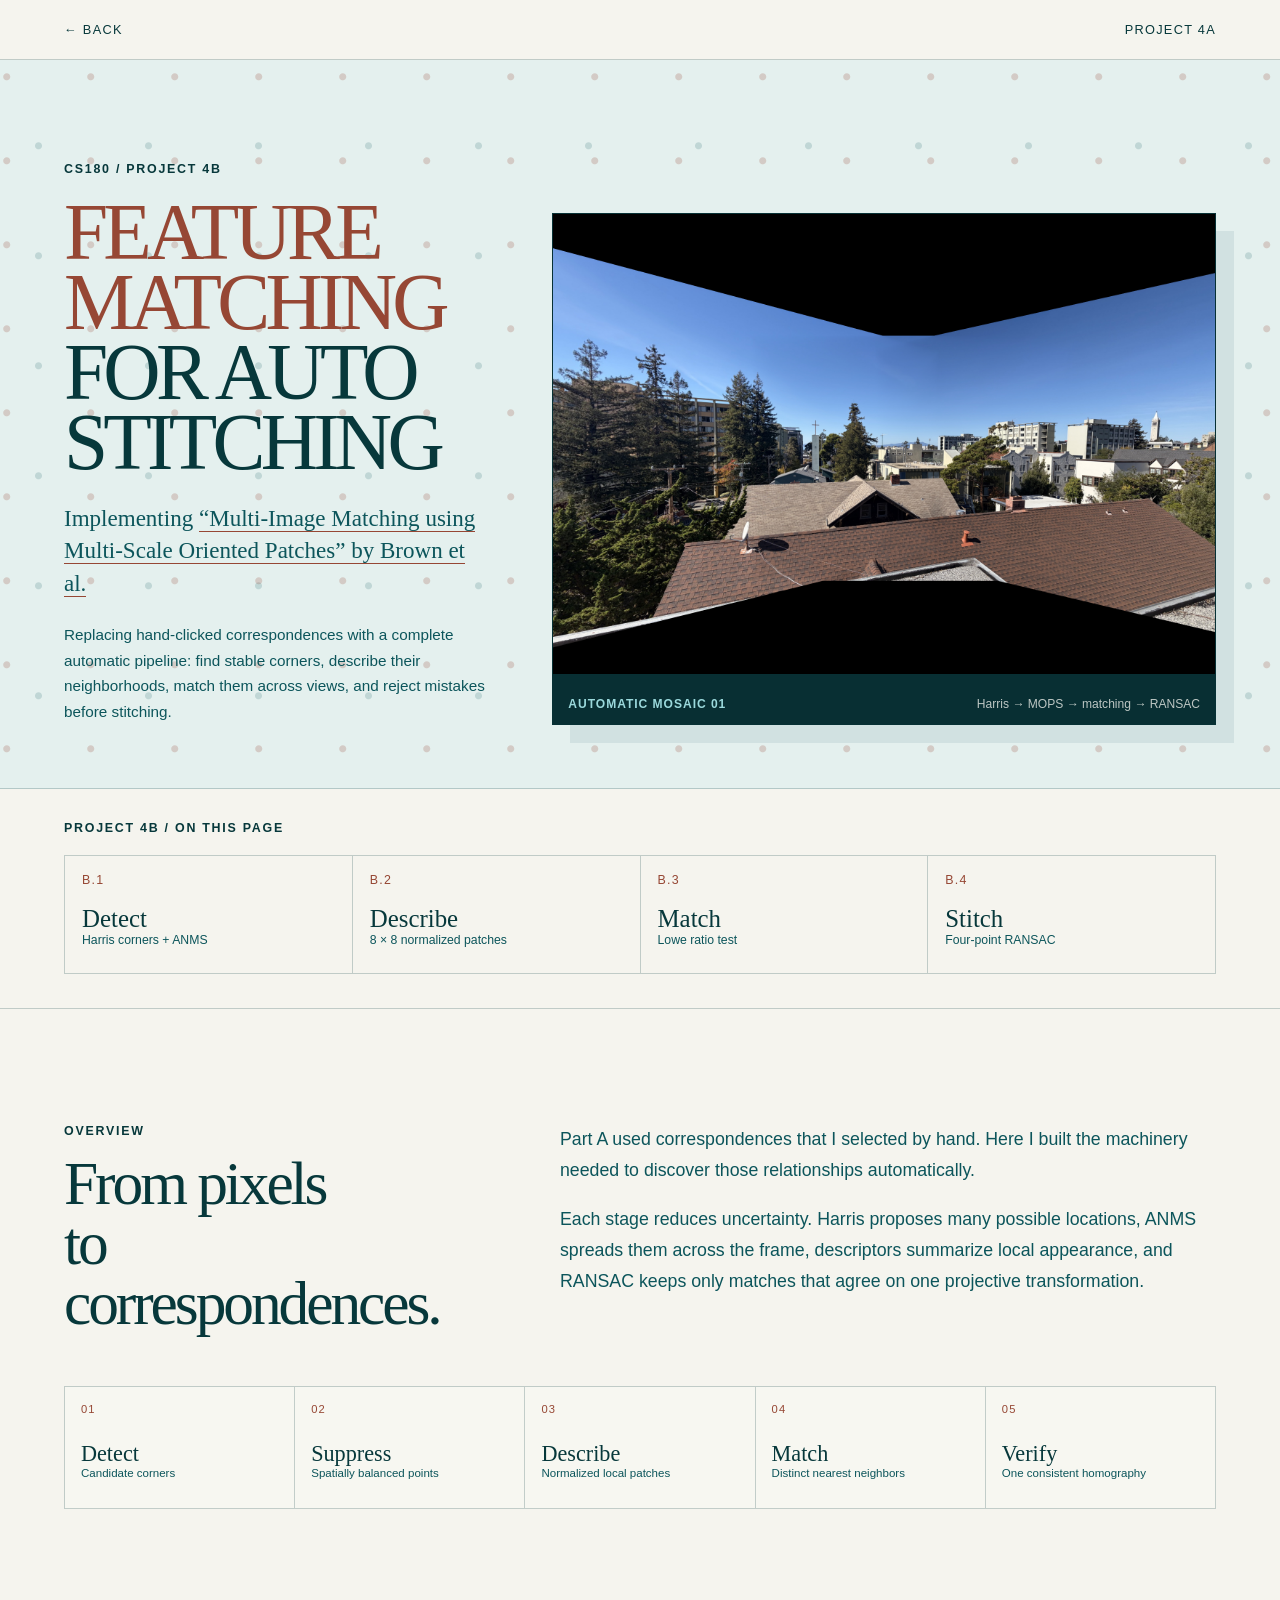
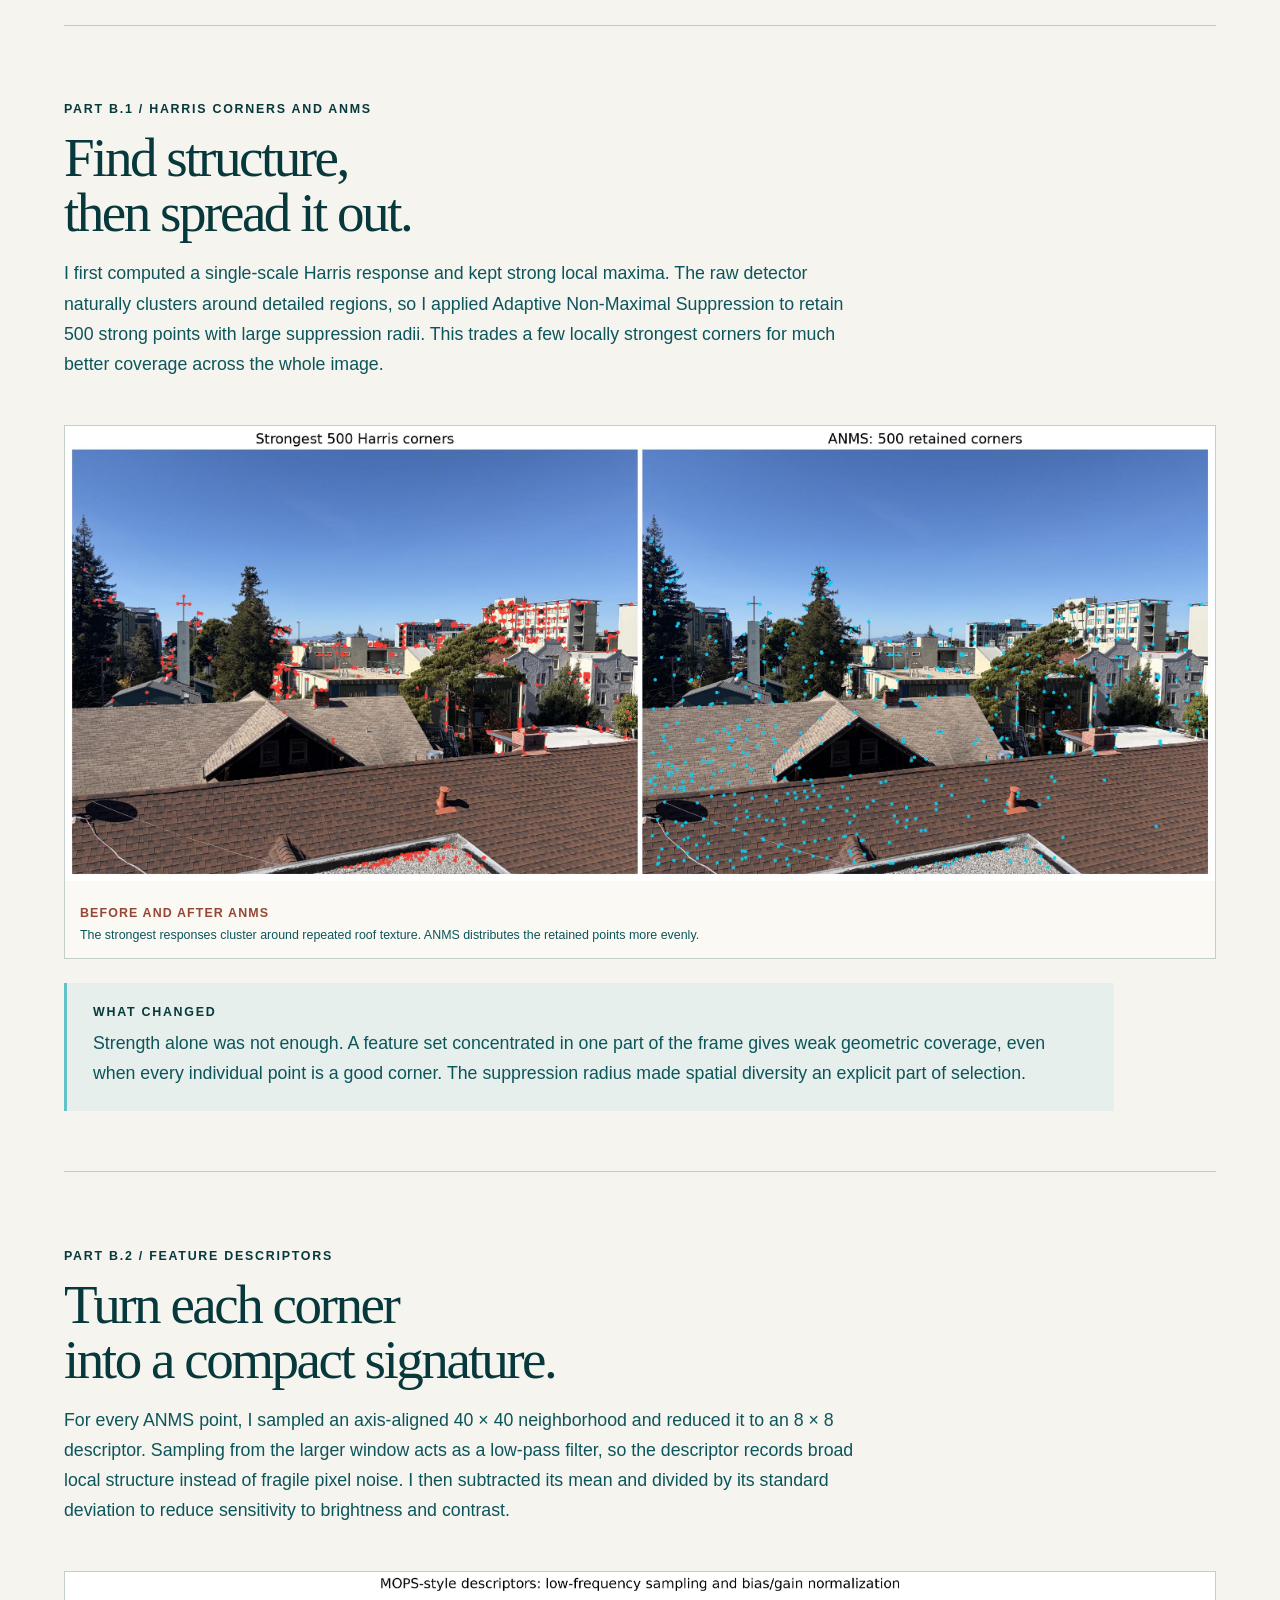
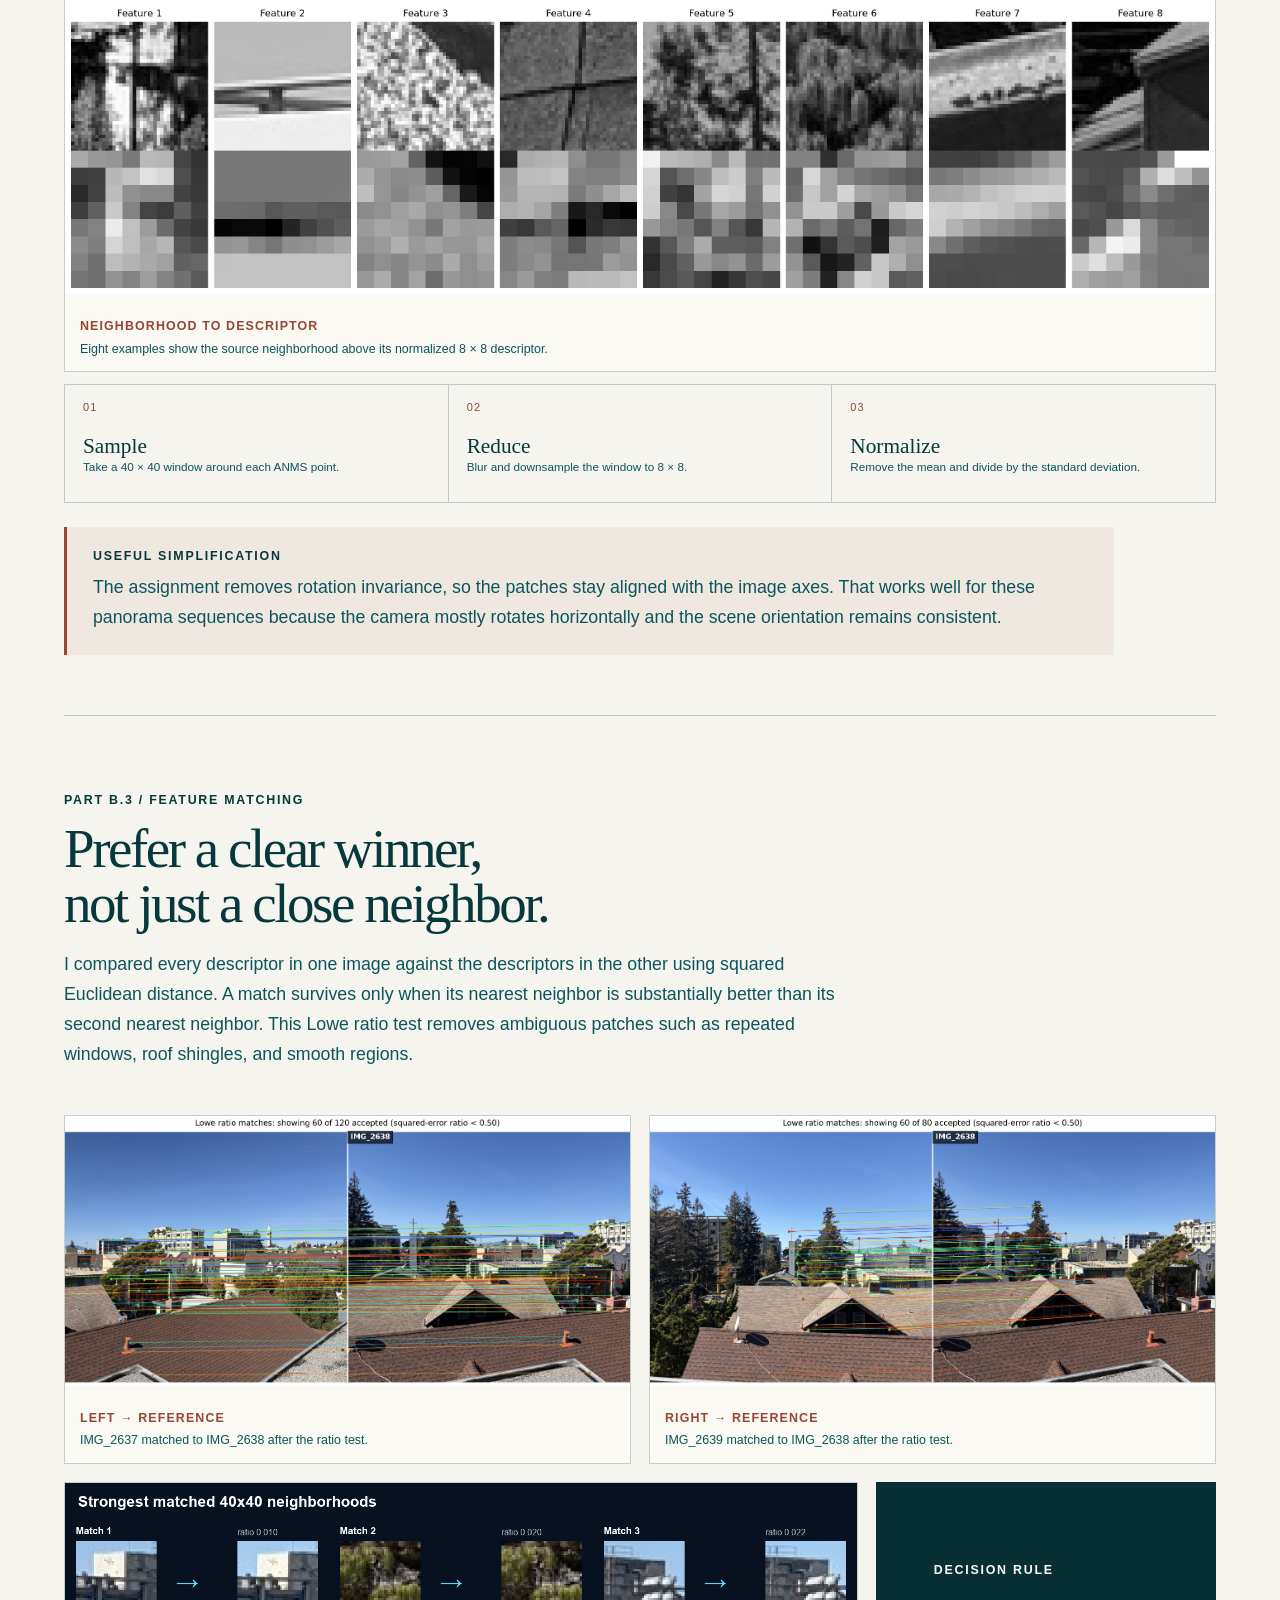
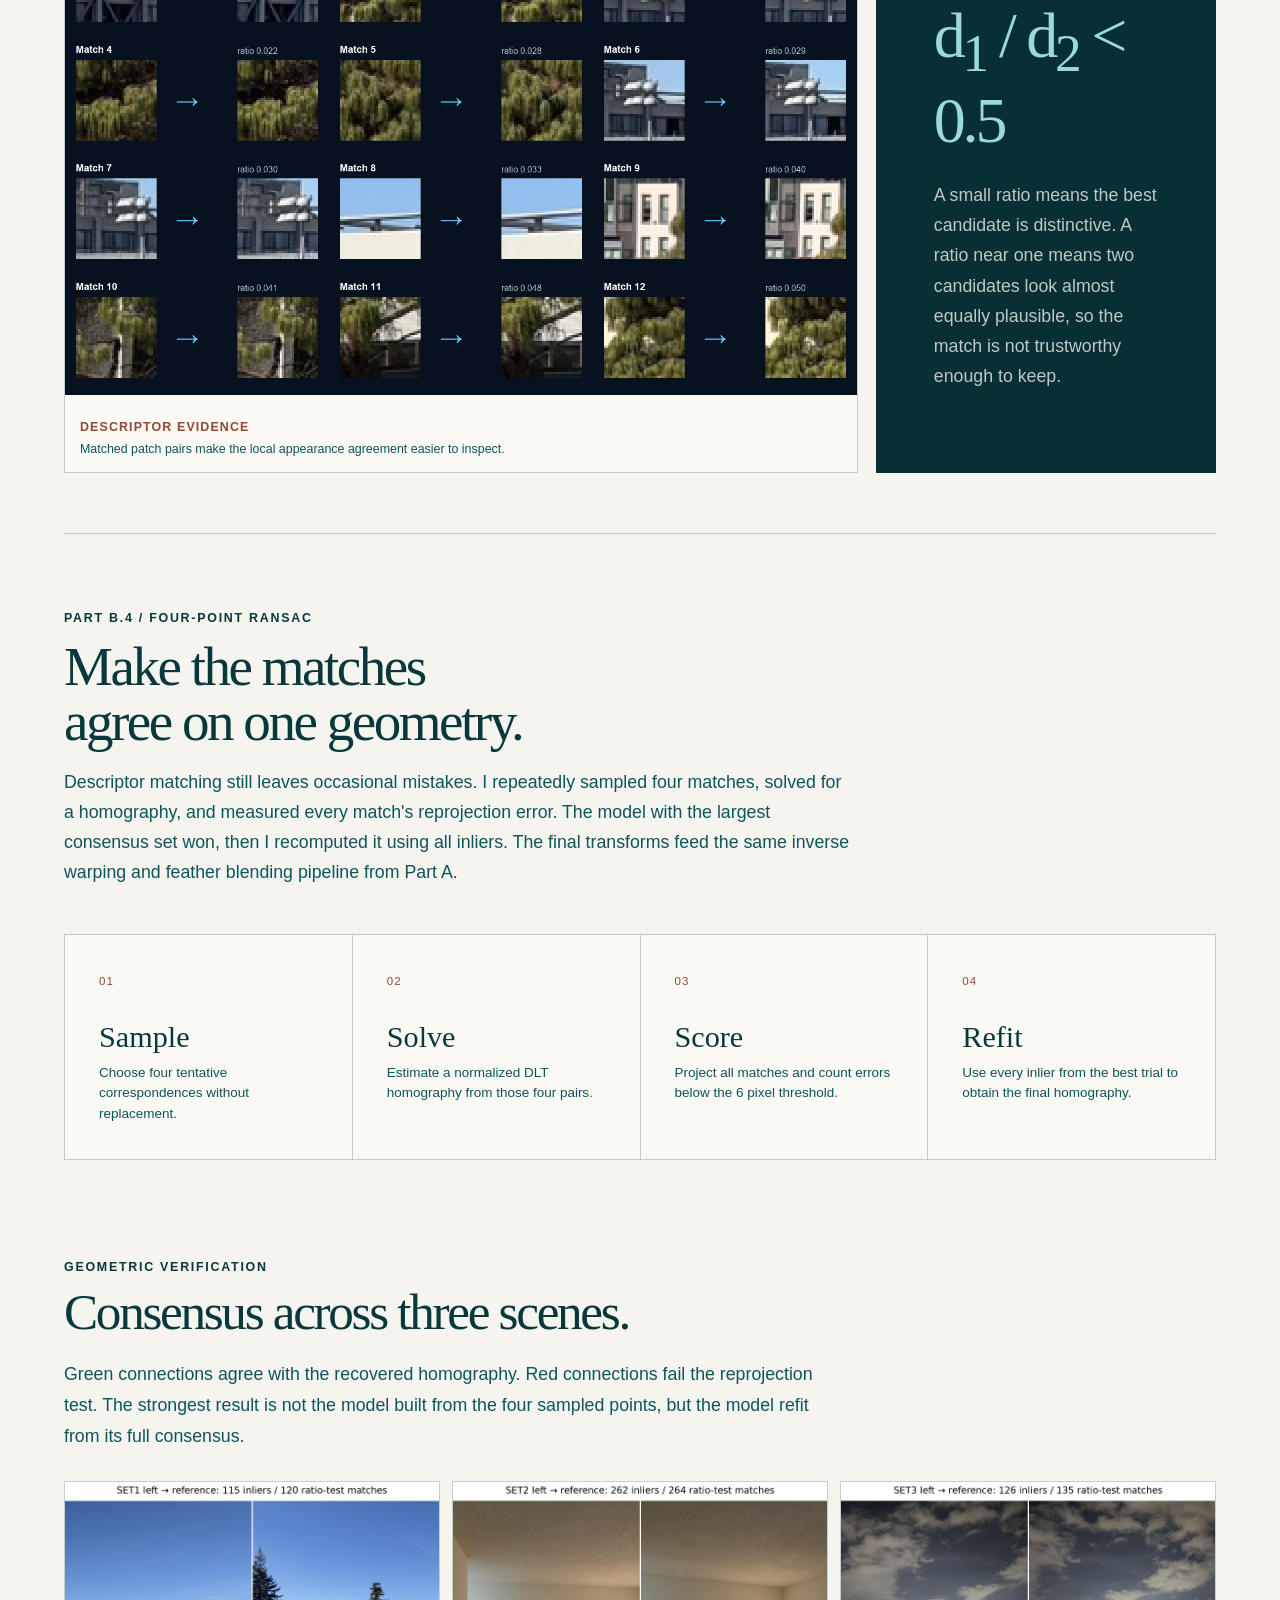
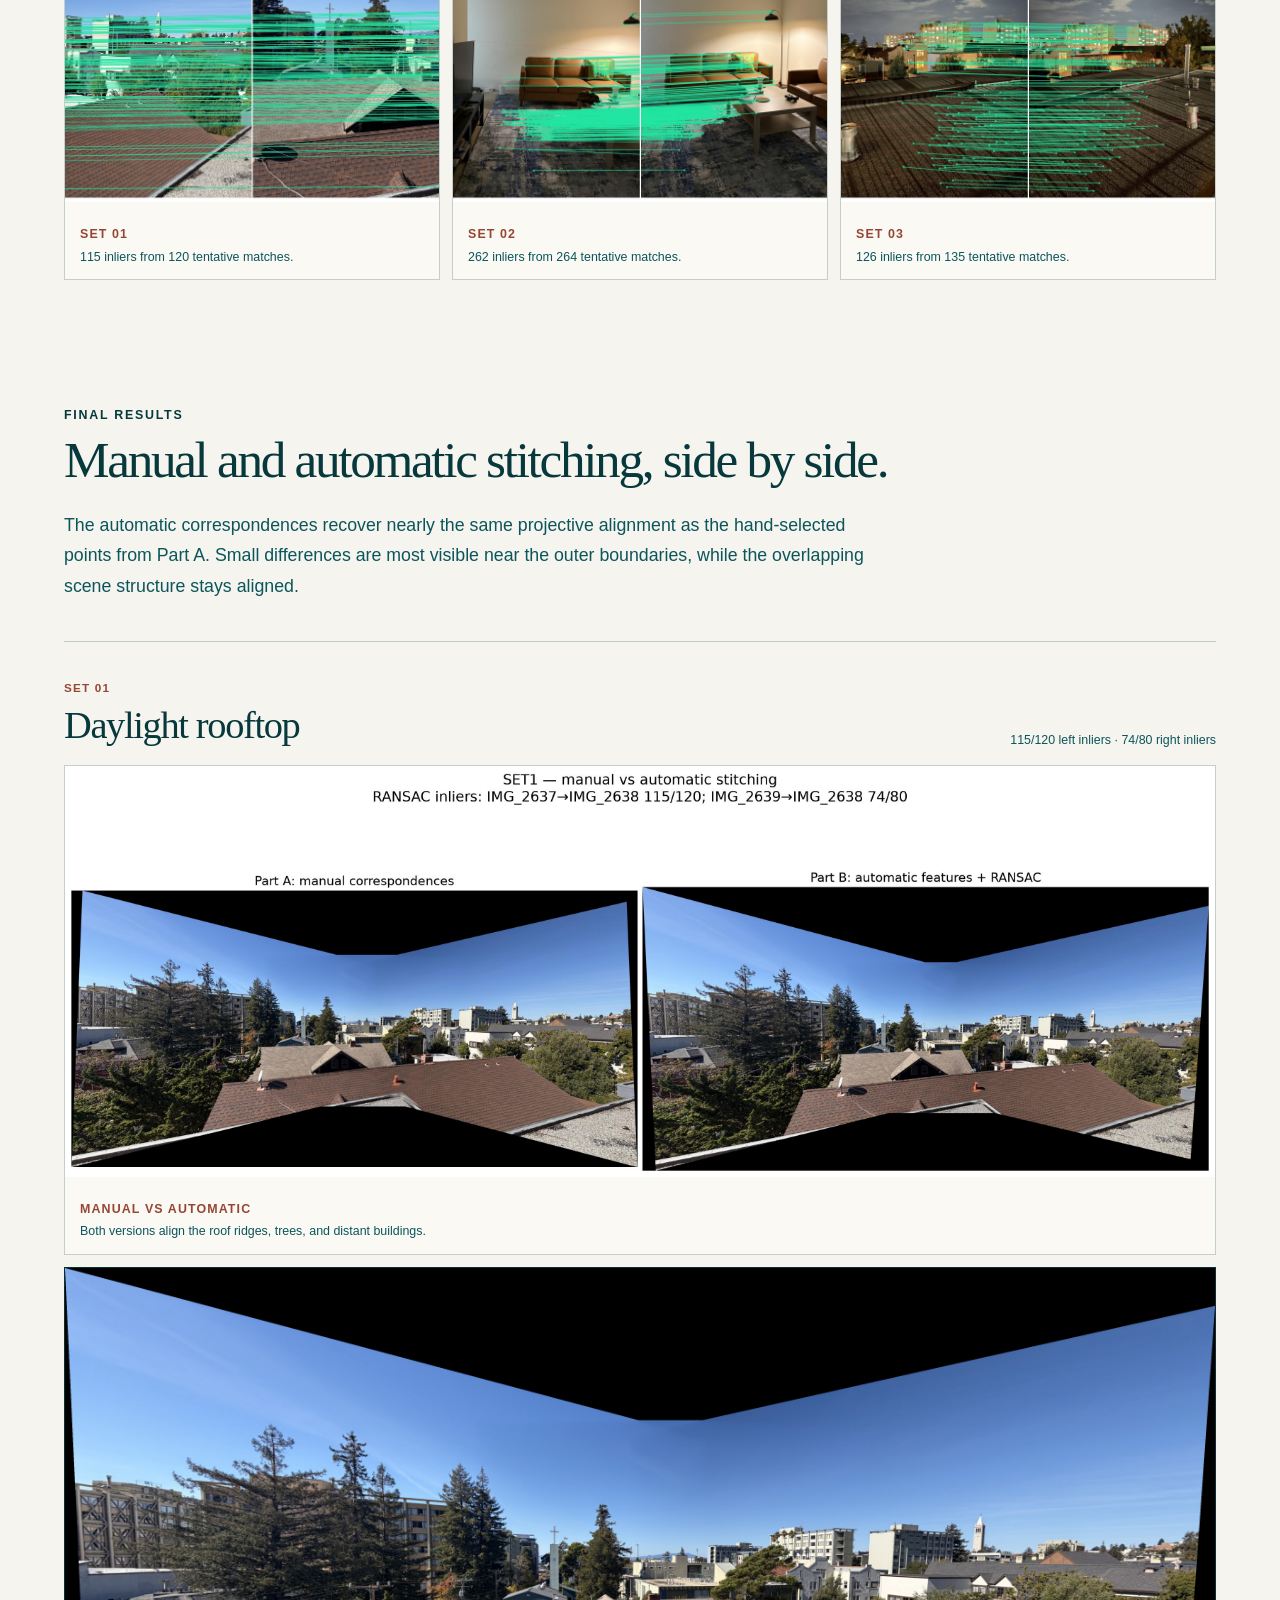
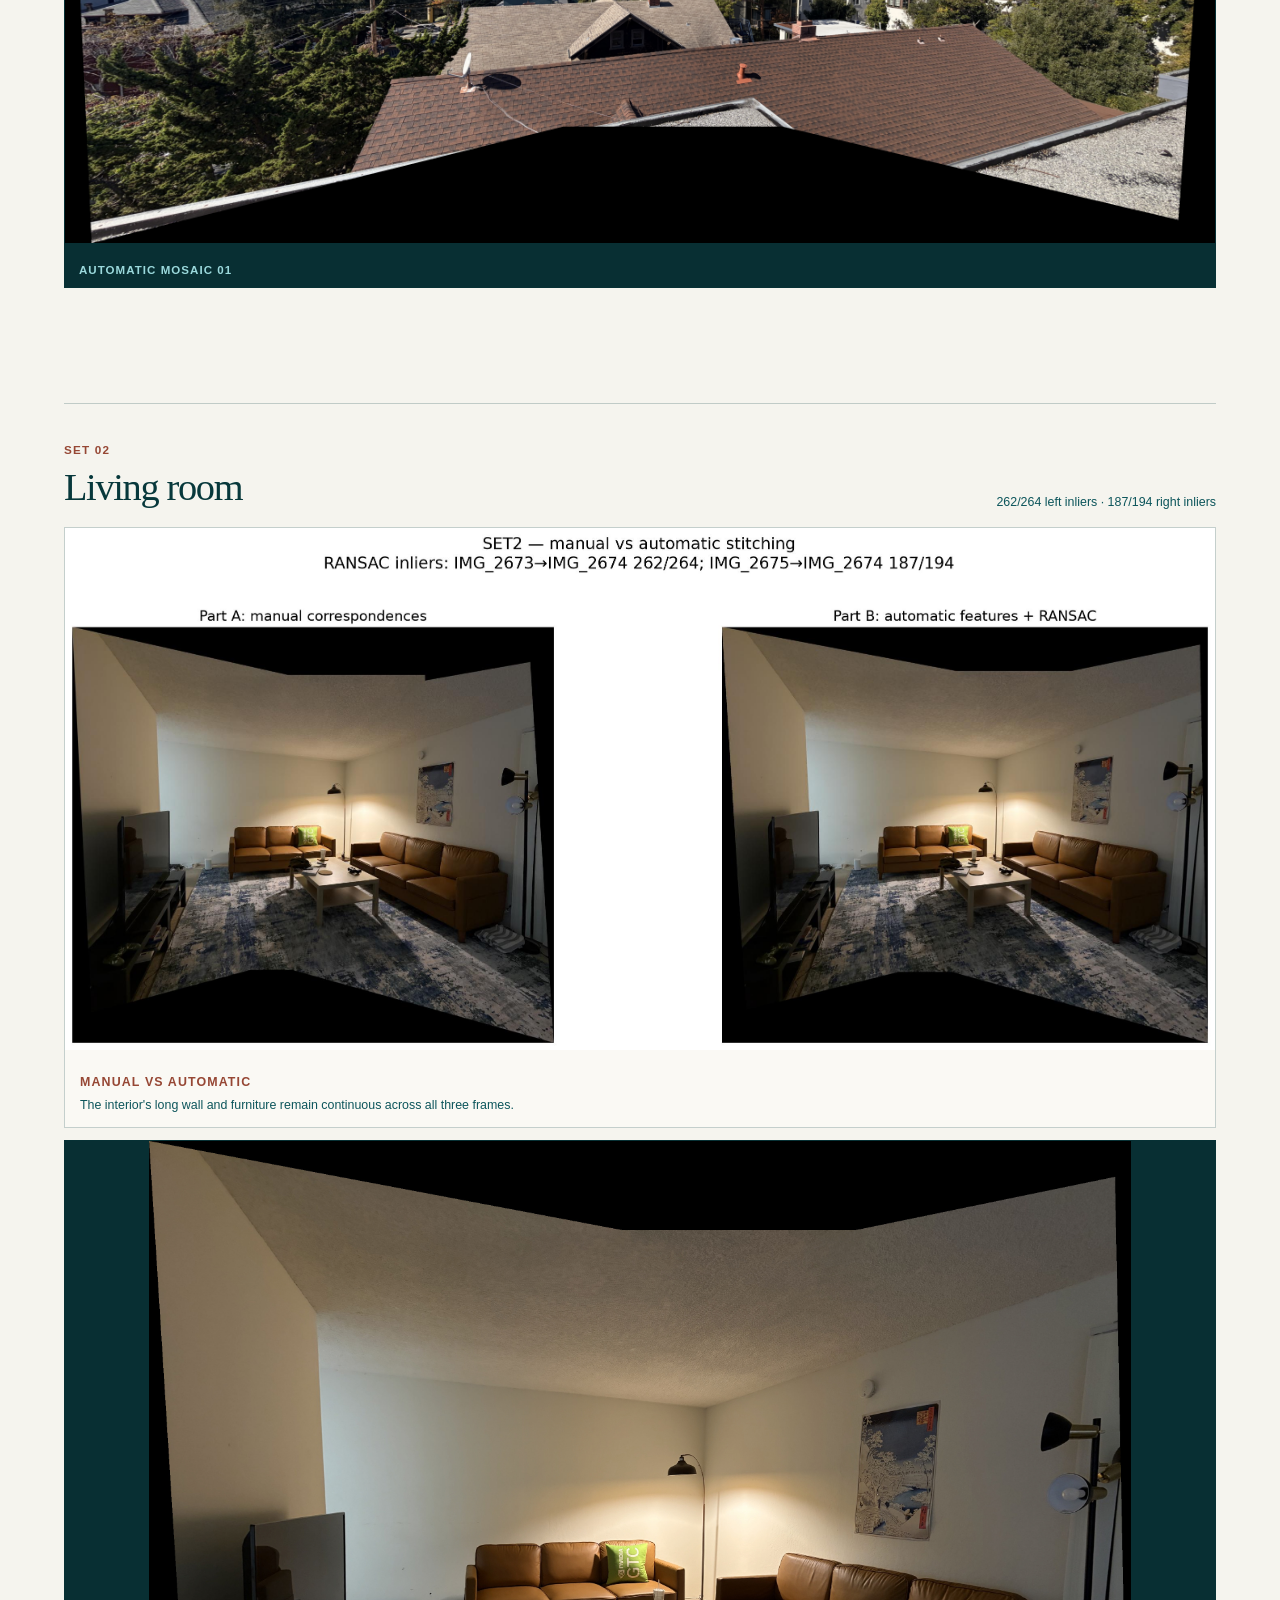
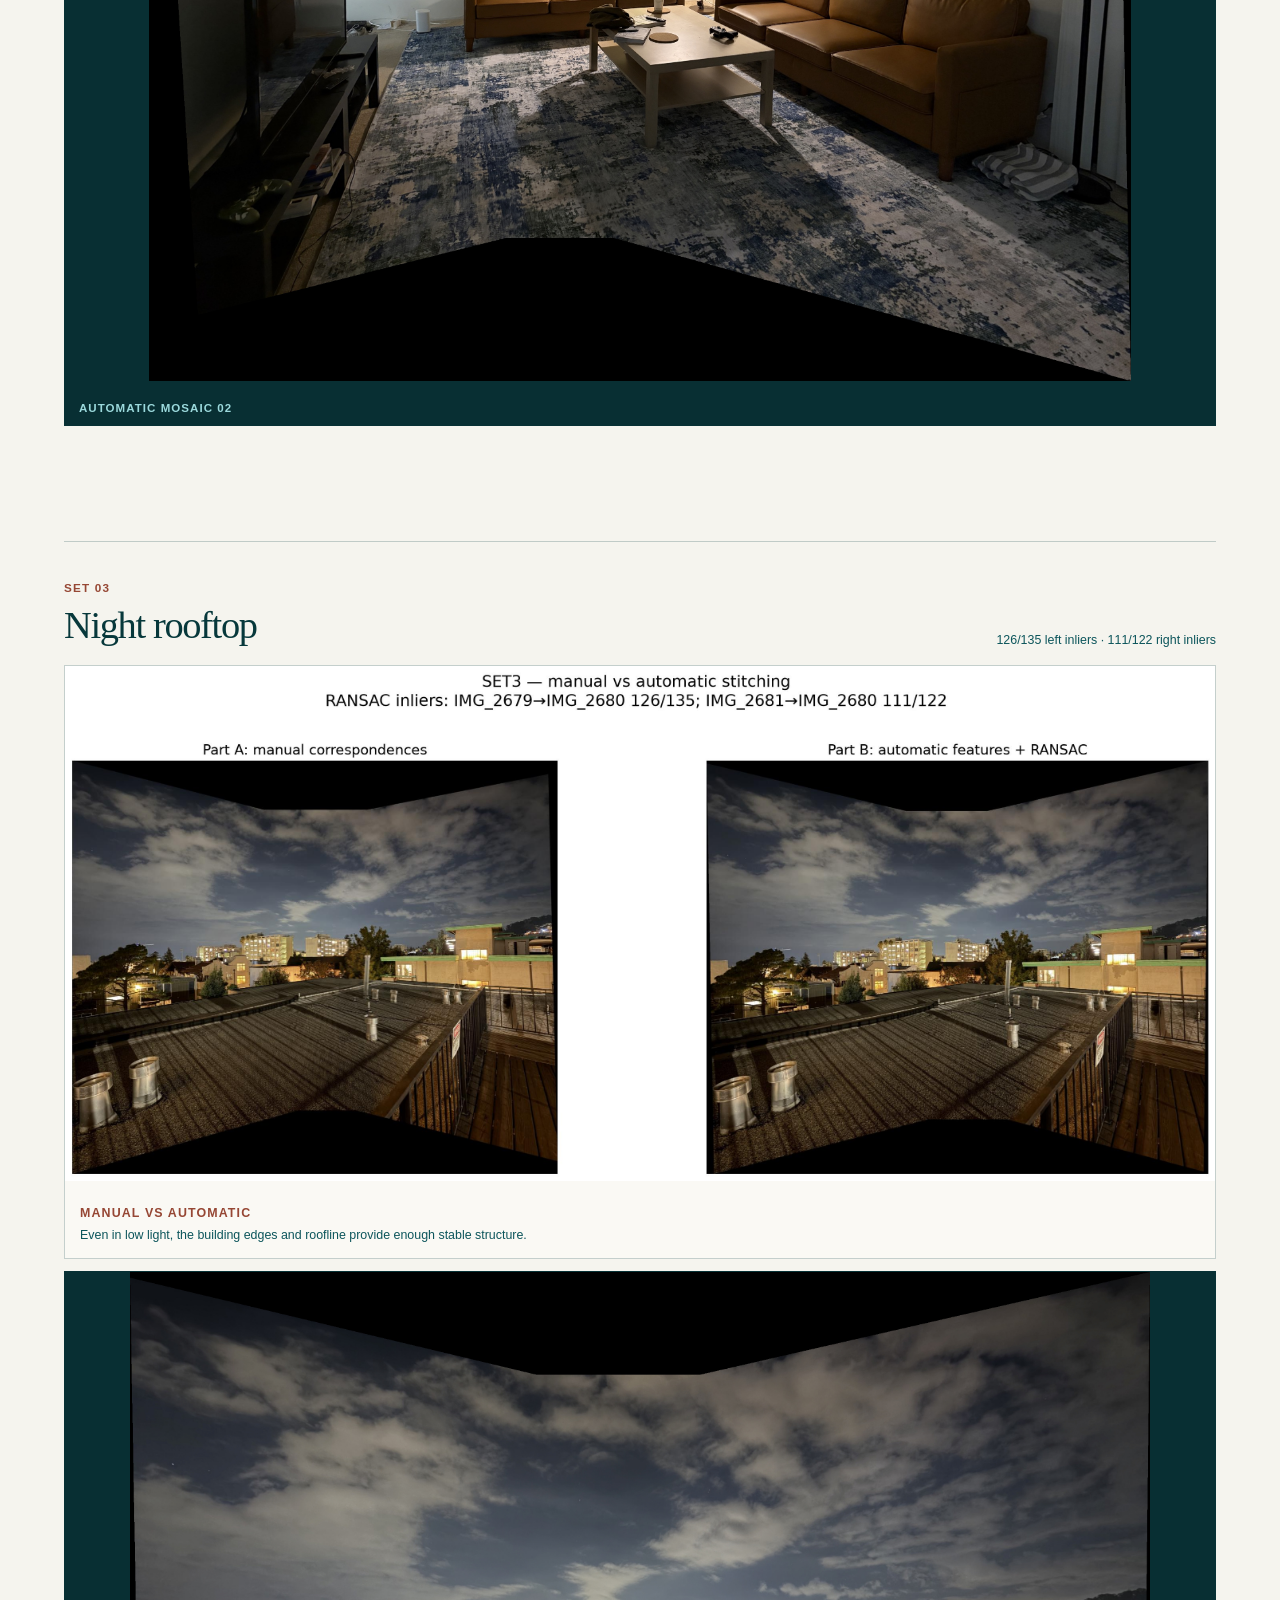
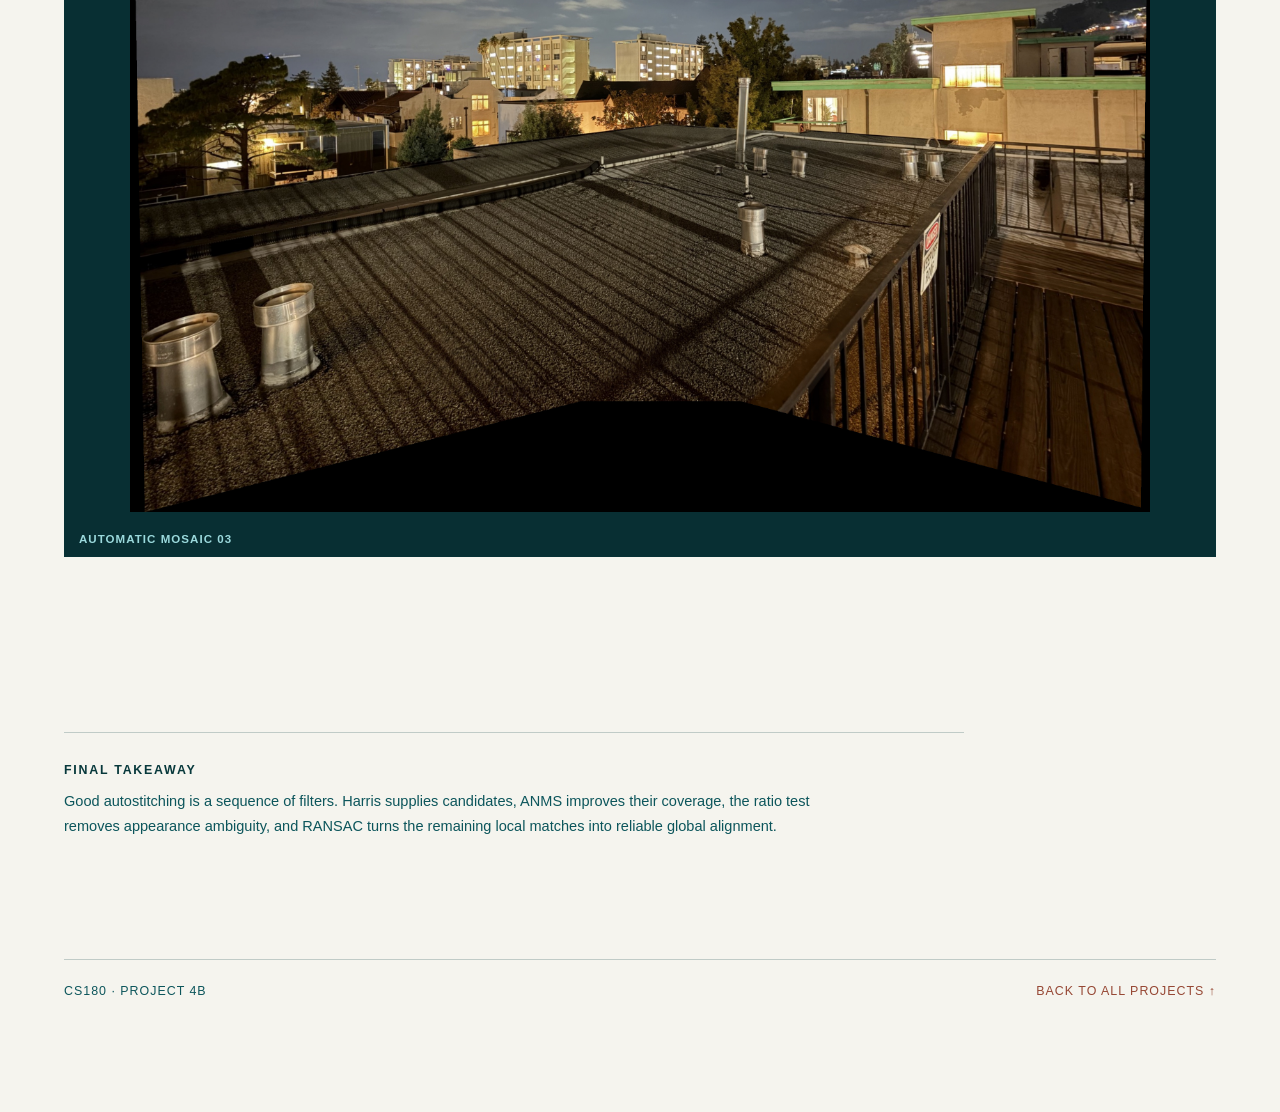
<file: project-4b/index.html>
<!doctype html>
<html lang="en">
  <head>
    <meta charset="UTF-8" />
    <meta name="viewport" content="width=device-width, initial-scale=1.0" />
    <meta name="description" content="Project 4B: automatic feature detection, MOPS descriptors, feature matching, RANSAC, and autostitched mosaics." />
    <title>Project 4B | Feature Matching for Autostitching</title>
    <link rel="stylesheet" href="../styles.css?v=project-4b-draft-1" />
  </head>
  <body>
    <main class="project-page project-four-page project-four-b-page">
      <nav class="project-nav p4b-nav">
        <a href="../">← Back</a>
        <a href="../project-4/">Project 4A</a>
      </nav>

      <header class="p4b-hero">
        <div class="p4b-hero-copy">
          <p class="label">CS180 / Project 4B</p>
          <h1><span>Feature Matching</span><br />for Auto<wbr />stitching</h1>
          <p class="p4b-subtitle">
            Implementing
            <a href="https://cal-cs180.github.io/fa26/hw/proj3/Papers/MOPS.pdf" target="_blank" rel="noreferrer">“Multi-Image Matching using Multi-Scale Oriented Patches” by Brown et al.</a>
          </p>
          <p class="p4b-hero-summary">
            Replacing hand-clicked correspondences with a complete automatic pipeline:
            find stable corners, describe their neighborhoods, match them across views,
            and reject mistakes before stitching.
          </p>
        </div>
        <figure class="p4b-hero-figure">
          <img src="../project-4/images_4b/b4/b4_set1_automatic_mosaic.jpg" alt="Automatically stitched daylight rooftop panorama" />
          <figcaption><span>Automatic mosaic 01</span> Harris → MOPS → matching → RANSAC</figcaption>
        </figure>
      </header>

      <nav class="project-toc p4-toc p4b-toc" aria-label="Project 4B sections">
        <p class="label">Project 4B / On this page</p>
        <div class="p4-toc-grid">
          <a href="#b1"><span>B.1</span><b>Detect</b><small>Harris corners + ANMS</small></a>
          <a href="#b2"><span>B.2</span><b>Describe</b><small>8 × 8 normalized patches</small></a>
          <a href="#b3"><span>B.3</span><b>Match</b><small>Lowe ratio test</small></a>
          <a href="#b4"><span>B.4</span><b>Stitch</b><small>Four-point RANSAC</small></a>
        </div>
      </nav>

      <div class="project-four-content p4b-content">
        <section class="p4b-overview" aria-labelledby="overview-heading">
          <div>
            <p class="label">Overview</p>
            <h2 id="overview-heading">From pixels<br />to correspondences.</h2>
          </div>
          <div class="p4b-overview-copy">
            <p>
              Part A used correspondences that I selected by hand. Here I built the
              machinery needed to discover those relationships automatically.
            </p>
            <p>
              Each stage reduces uncertainty. Harris proposes many possible locations,
              ANMS spreads them across the frame, descriptors summarize local appearance,
              and RANSAC keeps only matches that agree on one projective transformation.
            </p>
          </div>
          <ol class="p4b-pipeline" aria-label="Automatic stitching pipeline">
            <li><span>01</span><b>Detect</b><small>Candidate corners</small></li>
            <li><span>02</span><b>Suppress</b><small>Spatially balanced points</small></li>
            <li><span>03</span><b>Describe</b><small>Normalized local patches</small></li>
            <li><span>04</span><b>Match</b><small>Distinct nearest neighbors</small></li>
            <li><span>05</span><b>Verify</b><small>One consistent homography</small></li>
          </ol>
        </section>

        <section class="p4-chapter p4b-chapter" id="b1">
          <header class="chapter-heading p4-chapter-heading">
            <p class="label">Part B.1 / Harris corners and ANMS</p>
            <h2>Find structure,<br />then spread it out.</h2>
            <p>
              I first computed a single-scale Harris response and kept strong local
              maxima. The raw detector naturally clusters around detailed regions, so I
              applied Adaptive Non-Maximal Suppression to retain 500 strong points with
              large suppression radii. This trades a few locally strongest corners for
              much better coverage across the whole image.
            </p>
          </header>
          <figure class="p4b-result p4b-result-wide">
            <a href="../project-4/images_4b/b1/b1_harris_vs_anms.jpg" target="_blank" rel="noreferrer">
              <img src="../project-4/images_4b/b1/b1_harris_vs_anms.jpg" alt="Strong Harris corners compared with corners retained by adaptive non-maximal suppression" />
            </a>
            <figcaption><span>Before and after ANMS</span> The strongest responses cluster around repeated roof texture. ANMS distributes the retained points more evenly.</figcaption>
          </figure>
          <aside class="p4b-insight">
            <p class="label">What changed</p>
            <p>
              Strength alone was not enough. A feature set concentrated in one part of
              the frame gives weak geometric coverage, even when every individual point
              is a good corner. The suppression radius made spatial diversity an explicit
              part of selection.
            </p>
          </aside>
        </section>

        <section class="p4-chapter p4b-chapter" id="b2">
          <header class="chapter-heading p4-chapter-heading">
            <p class="label">Part B.2 / Feature descriptors</p>
            <h2>Turn each corner<br />into a compact signature.</h2>
            <p>
              For every ANMS point, I sampled an axis-aligned 40 × 40 neighborhood and
              reduced it to an 8 × 8 descriptor. Sampling from the larger window acts as
              a low-pass filter, so the descriptor records broad local structure instead
              of fragile pixel noise. I then subtracted its mean and divided by its
              standard deviation to reduce sensitivity to brightness and contrast.
            </p>
          </header>
          <div class="p4b-descriptor-showcase">
            <figure class="p4b-result">
              <a href="../project-4/images_4b/b2/b2_feature_descriptors.jpg" target="_blank" rel="noreferrer"><img src="../project-4/images_4b/b2/b2_feature_descriptors.jpg" alt="Eight source neighborhoods and their normalized 8 by 8 MOPS-style descriptors" /></a>
              <figcaption><span>Neighborhood to descriptor</span> Eight examples show the source neighborhood above its normalized 8 × 8 descriptor.</figcaption>
            </figure>
            <ol class="p4b-descriptor-steps">
              <li><span>01</span><b>Sample</b><small>Take a 40 × 40 window around each ANMS point.</small></li>
              <li><span>02</span><b>Reduce</b><small>Blur and downsample the window to 8 × 8.</small></li>
              <li><span>03</span><b>Normalize</b><small>Remove the mean and divide by the standard deviation.</small></li>
            </ol>
          </div>
          <aside class="p4b-insight p4b-insight-rust">
            <p class="label">Useful simplification</p>
            <p>
              The assignment removes rotation invariance, so the patches stay aligned
              with the image axes. That works well for these panorama sequences because
              the camera mostly rotates horizontally and the scene orientation remains
              consistent.
            </p>
          </aside>
        </section>

        <section class="p4-chapter p4b-chapter" id="b3">
          <header class="chapter-heading p4-chapter-heading">
            <p class="label">Part B.3 / Feature matching</p>
            <h2>Prefer a clear winner,<br />not just a close neighbor.</h2>
            <p>
              I compared every descriptor in one image against the descriptors in the
              other using squared Euclidean distance. A match survives only when its
              nearest neighbor is substantially better than its second nearest neighbor.
              This Lowe ratio test removes ambiguous patches such as repeated windows,
              roof shingles, and smooth regions.
            </p>
          </header>
          <div class="p4b-match-grid">
            <figure class="p4b-result">
              <a href="../project-4/images_4b/b3/b3_matches_IMG_2637_to_IMG_2638.jpg" target="_blank" rel="noreferrer"><img src="../project-4/images_4b/b3/b3_matches_IMG_2637_to_IMG_2638.jpg" alt="Matched features between IMG 2637 and IMG 2638" /></a>
              <figcaption><span>Left → reference</span> IMG_2637 matched to IMG_2638 after the ratio test.</figcaption>
            </figure>
            <figure class="p4b-result">
              <a href="../project-4/images_4b/b3/b3_matches_IMG_2639_to_IMG_2638.jpg" target="_blank" rel="noreferrer"><img src="../project-4/images_4b/b3/b3_matches_IMG_2639_to_IMG_2638.jpg" alt="Matched features between IMG 2639 and IMG 2638" /></a>
              <figcaption><span>Right → reference</span> IMG_2639 matched to IMG_2638 after the ratio test.</figcaption>
            </figure>
          </div>
          <div class="p4b-detail-row">
            <figure class="p4b-result">
              <a href="../project-4/images_4b/b3/b3_match_patches_IMG_2637_to_IMG_2638.jpg" target="_blank" rel="noreferrer"><img src="../project-4/images_4b/b3/b3_match_patches_IMG_2637_to_IMG_2638.jpg" alt="Pairs of local descriptor patches selected as feature matches" /></a>
              <figcaption><span>Descriptor evidence</span> Matched patch pairs make the local appearance agreement easier to inspect.</figcaption>
            </figure>
            <div class="p4b-ratio-card">
              <p class="label">Decision rule</p>
              <p class="p4b-ratio">d<sub>1</sub> / d<sub>2</sub> &lt; 0.5</p>
              <p>
                A small ratio means the best candidate is distinctive. A ratio near one
                means two candidates look almost equally plausible, so the match is not
                trustworthy enough to keep.
              </p>
            </div>
          </div>
        </section>

        <section class="p4-chapter p4b-chapter p4b-final-chapter" id="b4">
          <header class="chapter-heading p4-chapter-heading">
            <p class="label">Part B.4 / Four-point RANSAC</p>
            <h2>Make the matches<br />agree on one geometry.</h2>
            <p>
              Descriptor matching still leaves occasional mistakes. I repeatedly
              sampled four matches, solved for a homography, and measured every match's
              reprojection error. The model with the largest consensus set won, then I
              recomputed it using all inliers. The final transforms feed the same inverse
              warping and feather blending pipeline from Part A.
            </p>
          </header>
          <ol class="p4b-ransac-steps">
            <li><span>01</span><b>Sample</b><p>Choose four tentative correspondences without replacement.</p></li>
            <li><span>02</span><b>Solve</b><p>Estimate a normalized DLT homography from those four pairs.</p></li>
            <li><span>03</span><b>Score</b><p>Project all matches and count errors below the 6 pixel threshold.</p></li>
            <li><span>04</span><b>Refit</b><p>Use every inlier from the best trial to obtain the final homography.</p></li>
          </ol>
          <div class="p4b-ransac-heading">
            <div><p class="label">Geometric verification</p><h3>Consensus across three scenes.</h3></div>
            <p>
              Green connections agree with the recovered homography. Red connections
              fail the reprojection test. The strongest result is not the model built
              from the four sampled points, but the model refit from its full consensus.
            </p>
          </div>
          <div class="p4b-ransac-grid">
            <figure class="p4b-result"><a href="../project-4/images_4b/b4/b4_set1_left_ransac.jpg" target="_blank" rel="noreferrer"><img src="../project-4/images_4b/b4/b4_set1_left_ransac.jpg" alt="RANSAC inliers between the left and reference images of set one" /></a><figcaption><span>Set 01</span>115 inliers from 120 tentative matches.</figcaption></figure>
            <figure class="p4b-result"><a href="../project-4/images_4b/b4/b4_set2_left_ransac.jpg" target="_blank" rel="noreferrer"><img src="../project-4/images_4b/b4/b4_set2_left_ransac.jpg" alt="RANSAC inliers between the left and reference images of set two" /></a><figcaption><span>Set 02</span>262 inliers from 264 tentative matches.</figcaption></figure>
            <figure class="p4b-result"><a href="../project-4/images_4b/b4/b4_set3_left_ransac.jpg" target="_blank" rel="noreferrer"><img src="../project-4/images_4b/b4/b4_set3_left_ransac.jpg" alt="RANSAC inliers between the left and reference images of set three" /></a><figcaption><span>Set 03</span>126 inliers from 135 tentative matches.</figcaption></figure>
          </div>

          <div class="p4b-mosaic-heading">
            <p class="label">Final results</p>
            <h3>Manual and automatic stitching, side by side.</h3>
            <p>
              The automatic correspondences recover nearly the same projective alignment
              as the hand-selected points from Part A. Small differences are most visible
              near the outer boundaries, while the overlapping scene structure stays aligned.
            </p>
          </div>

          <article class="p4b-mosaic-case">
            <header><div><span>Set 01</span><h4>Daylight rooftop</h4></div><p>115/120 left inliers · 74/80 right inliers</p></header>
            <figure class="p4b-result"><a href="../project-4/images_4b/b4/b4_set1_manual_vs_automatic.jpg" target="_blank" rel="noreferrer"><img src="../project-4/images_4b/b4/b4_set1_manual_vs_automatic.jpg" alt="Manual and automatic daylight rooftop mosaics shown side by side" /></a><figcaption><span>Manual vs automatic</span>Both versions align the roof ridges, trees, and distant buildings.</figcaption></figure>
            <figure class="p4b-auto-strip"><img src="../project-4/images_4b/b4/b4_set1_automatic_mosaic.jpg" alt="Final automatic daylight rooftop mosaic" /><figcaption>Automatic mosaic 01</figcaption></figure>
          </article>

          <article class="p4b-mosaic-case">
            <header><div><span>Set 02</span><h4>Living room</h4></div><p>262/264 left inliers · 187/194 right inliers</p></header>
            <figure class="p4b-result"><a href="../project-4/images_4b/b4/b4_set2_manual_vs_automatic.jpg" target="_blank" rel="noreferrer"><img src="../project-4/images_4b/b4/b4_set2_manual_vs_automatic.jpg" alt="Manual and automatic living room mosaics shown side by side" /></a><figcaption><span>Manual vs automatic</span>The interior's long wall and furniture remain continuous across all three frames.</figcaption></figure>
            <figure class="p4b-auto-strip"><img src="../project-4/images_4b/b4/b4_set2_automatic_mosaic.jpg" alt="Final automatic living room mosaic" /><figcaption>Automatic mosaic 02</figcaption></figure>
          </article>

          <article class="p4b-mosaic-case">
            <header><div><span>Set 03</span><h4>Night rooftop</h4></div><p>126/135 left inliers · 111/122 right inliers</p></header>
            <figure class="p4b-result"><a href="../project-4/images_4b/b4/b4_set3_manual_vs_automatic.jpg" target="_blank" rel="noreferrer"><img src="../project-4/images_4b/b4/b4_set3_manual_vs_automatic.jpg" alt="Manual and automatic nighttime rooftop mosaics shown side by side" /></a><figcaption><span>Manual vs automatic</span>Even in low light, the building edges and roofline provide enough stable structure.</figcaption></figure>
            <figure class="p4b-auto-strip"><img src="../project-4/images_4b/b4/b4_set3_automatic_mosaic.jpg" alt="Final automatic nighttime rooftop mosaic" /><figcaption>Automatic mosaic 03</figcaption></figure>
          </article>
        </section>

        <section class="p4b-closing">
          <p class="label">Final takeaway</p>
          <p>
            Good autostitching is a sequence of filters. Harris supplies candidates,
            ANMS improves their coverage, the ratio test removes appearance ambiguity,
            and RANSAC turns the remaining local matches into reliable global alignment.
          </p>
        </section>

        <footer class="p4-project-footer">
          <span>CS180 · Project 4B</span>
          <a href="../">Back to all projects ↑</a>
        </footer>
      </div>
    </main>
  </body>
</html>
</file>
<file: styles.css>
:root {
  --ink: #07383b;
  --teal: #0c555b;
  --rust: #964734;
  --aqua: #63c1c8;
  --mist: #d8edf0;
  --paper: #f5f4ee;
  --white: #faf9f4;
  --line: rgba(7, 56, 59, 0.22);
}

* { box-sizing: border-box; }
html {
  scroll-behavior: smooth;
  font-size: clamp(16px, calc(12px + 0.45vw), 19px);
}

body {
  margin: 0;
  background: var(--paper);
  color: var(--ink);
  font-family: Arial, Helvetica, sans-serif;
}

a { color: inherit; text-decoration: none; }

.label {
  margin: 0;
  font-size: 0.7rem;
  font-weight: 700;
  letter-spacing: 0.14em;
  text-transform: uppercase;
}

.course-home {
  min-height: 100vh;
  padding: 0 clamp(22px, 5vw, 70px) 80px;
}

.course-header {
  display: flex;
  justify-content: space-between;
  padding: 22px 0;
  border-bottom: 1px solid var(--line);
  font-size: 0.72rem;
  letter-spacing: 0.12em;
  text-transform: uppercase;
}

.course-header p { margin: 0; }

.course-title {
  position: relative;
  padding: clamp(65px, 10vw, 125px) 0 45px;
  border-bottom: 1px solid var(--line);
}

.course-title h1 {
  max-width: 1100px;
  margin: 28px 0 0;
  font-family: Georgia, "Times New Roman", serif;
  font-size: clamp(2.8rem, 7vw, 7rem);
  font-weight: 400;
  letter-spacing: -0.055em;
  line-height: 0.98;
}

.course-code {
  position: absolute;
  right: 0;
  bottom: 47px;
  margin: 0;
  color: var(--rust);
  font-size: 0.75rem;
  letter-spacing: 0.12em;
}

.projects { padding-top: 50px; }

.projects-heading {
  display: flex;
  justify-content: space-between;
  margin-bottom: 18px;
}

.projects-heading p { margin: 0; }

.project-card {
  display: grid;
  grid-template-columns: minmax(220px, 34%) 1fr;
  max-width: 1280px;
  border: 1px solid var(--line);
  transition: border-color 150ms ease, transform 150ms ease;
}

.project-card:hover {
  border-color: var(--teal);
  transform: translateY(-2px);
}

.project-card:focus-visible {
  outline: 3px solid var(--aqua);
  outline-offset: 4px;
}

.project-card + .project-card { margin-top: 20px; }

.project-card-coming-soon { cursor: default; }

.project-card-coming-soon:hover {
  border-color: var(--line);
  transform: none;
}

.card-art {
  display: flex;
  align-items: center;
  min-height: 250px;
  padding: 24px;
  overflow: hidden;
  background: var(--mist);
}

.card-art span {
  color: var(--teal);
  font-family: Georgia, "Times New Roman", serif;
  font-size: clamp(5rem, 11vw, 10rem);
  letter-spacing: -0.08em;
}

.card-art-project-one { background: rgba(150, 71, 52, 0.14); }
.card-art-project-one span { color: var(--rust); }

.card-art-project-two { background: rgba(99, 193, 200, 0.22); }
.card-art-project-two span { color: var(--teal); }

.card-art-project-three { background: rgba(150, 71, 52, 0.1); }
.card-art-project-three span { color: var(--rust); }

.card-art-project-four {
  position: relative;
  background:
    linear-gradient(135deg, transparent 45%, rgba(12, 85, 91, 0.08) 45% 55%, transparent 55%),
    rgba(99, 193, 200, 0.19);
}

.card-art-project-four::after {
  content: "";
  position: absolute;
  inset: 24px;
  border: 1px solid rgba(12, 85, 91, 0.18);
  transform: skewY(-5deg);
}

.card-art-project-four span { position: relative; z-index: 1; color: var(--teal); }

.card-info {
  display: grid;
  grid-template-columns: minmax(0, 1.4fr) minmax(170px, 0.8fr) auto;
  align-items: start;
  gap: 30px;
  padding: clamp(28px, 5vw, 56px);
  background: var(--white);
}

.card-info h2 {
  margin: 13px 0 0;
  font-family: Georgia, "Times New Roman", serif;
  font-size: clamp(2rem, 4vw, 3.5rem);
  font-weight: 400;
  letter-spacing: -0.035em;
  line-height: 1.02;
}

.card-info > p {
  margin: 0;
  color: var(--teal);
  font-size: 0.9rem;
  line-height: 1.55;
}

.card-info b { color: var(--rust); font-size: 1.25rem; }

/* Project 0 page */
.project-nav {
  padding: 22px clamp(22px, 5vw, 70px);
  border-bottom: 1px solid var(--line);
}

.project-nav a {
  font-size: 0.72rem;
  letter-spacing: 0.1em;
  text-transform: uppercase;
}

.project-hero {
  padding: clamp(65px, 10vw, 120px) clamp(22px, 5vw, 70px) 60px;
  background: var(--mist);
}

.project-hero h1 {
  margin: 32px 0;
  font-family: Georgia, "Times New Roman", serif;
  font-size: clamp(2.5rem, 5vw, 5rem);
  font-weight: 400;
  letter-spacing: -0.055em;
  line-height: 0.94;
}

.project-hero > p:last-child {
  max-width: 590px;
  color: var(--teal);
  line-height: 1.55;
}

.project-one-hero { background: rgba(150, 71, 52, 0.14); }

.project-one-hero h1 {
  max-width: 760px;
  margin: 26px 0 12px;
  letter-spacing: -0.04em;
  line-height: 1.02;
}

.project-two-hero { background: rgba(99, 193, 200, 0.22); }

.project-two-hero h1 {
  max-width: 850px;
  margin: 26px 0 12px;
  letter-spacing: -0.04em;
  line-height: 1.02;
}

.project-toc {
  max-width: 1320px;
  margin: 0 auto;
  padding: 42px clamp(22px, 5vw, 70px) 48px;
  border-bottom: 1px solid var(--line);
}

.toc-groups {
  display: grid;
  grid-template-columns: repeat(2, minmax(0, 1fr));
  gap: clamp(35px, 7vw, 100px);
  margin-top: 26px;
}

.toc-group {
  display: grid;
  align-content: start;
}

.toc-group > p {
  margin: 0 0 13px;
  font-family: Georgia, "Times New Roman", serif;
  font-size: 1.15rem;
}

.toc-group a {
  display: grid;
  grid-template-columns: 38px minmax(0, 1fr);
  gap: 10px;
  padding: 10px 0;
  border-top: 1px solid var(--line);
  color: var(--teal);
  font-size: 0.86rem;
  line-height: 1.4;
}

.toc-group a:last-child { border-bottom: 1px solid var(--line); }

.toc-group a:hover { color: var(--rust); }

.toc-group a span {
  color: var(--rust);
  font-size: 0.72rem;
  letter-spacing: 0.08em;
}

.toc-group a.toc-combined {
  grid-template-columns: 74px minmax(0, 1fr);
}

.toc-group a.toc-combined span {
  white-space: nowrap;
}

.project-two-content {
  max-width: 1320px;
  margin: 0 auto;
  padding: 0 clamp(22px, 5vw, 70px) 80px;
}

.project-chapter {
  padding: clamp(60px, 8vw, 105px) 0 25px;
  border-bottom: 1px solid var(--line);
}

.chapter-heading {
  margin-bottom: 48px;
}

.chapter-heading h2 {
  margin: 12px 0 0;
  font-family: Georgia, "Times New Roman", serif;
  font-size: clamp(2.3rem, 5vw, 4.8rem);
  font-weight: 400;
  letter-spacing: -0.045em;
  line-height: 1;
}

.project-subpart {
  padding: 45px 0 55px;
  border-top: 1px solid var(--line);
  scroll-margin-top: 20px;
}

.subpart-heading { margin-bottom: 28px; }

.subpart-heading h3 {
  margin: 10px 0 0;
  font-family: Georgia, "Times New Roman", serif;
  font-size: clamp(1.55rem, 3vw, 2.55rem);
  font-weight: 400;
  letter-spacing: -0.03em;
  line-height: 1.08;
}

.content-slots {
  display: grid;
  grid-template-columns: minmax(0, 1.1fr) minmax(260px, 0.9fr);
  gap: clamp(14px, 2.5vw, 30px);
}

.content-slot {
  display: grid;
  min-height: 155px;
  place-items: center;
  padding: 24px;
  border: 1px dashed var(--line);
  color: rgba(12, 85, 91, 0.68);
  font-size: 0.7rem;
  letter-spacing: 0.1em;
  text-align: center;
  text-transform: uppercase;
}

.copy-slot { background: rgba(250, 249, 244, 0.5); }
.figure-slot { background: rgba(216, 237, 240, 0.22); }

.convolution-intro {
  display: grid;
  grid-template-columns: minmax(230px, 1.05fr) minmax(240px, 0.95fr);
  gap: clamp(24px, 5vw, 90px);
  align-items: center;
}

.convolution-copy p { margin: 0; }

.filter-definitions {
  display: flex;
  flex-wrap: wrap;
  gap: 12px;
  margin: 25px 0 20px;
}

.filter-definitions p {
  display: flex;
  align-items: center;
  gap: 14px;
  padding: 10px 15px;
  border: 1px solid var(--line);
}

.filter-definitions span {
  color: var(--rust);
  font-family: Georgia, "Times New Roman", serif;
  font-size: 1.05rem;
}

.filter-definitions code {
  color: var(--ink);
  font-size: 0.9rem;
}

.convolution-copy .filter-note {
  font-size: 0.9rem;
  line-height: 1.65;
}

.convolution-diagram {
  padding: 30px 22px 22px;
  border-top: 1px solid var(--line);
  border-bottom: 1px solid var(--line);
}

.diagram-flow {
  display: flex;
  align-items: center;
  justify-content: center;
  gap: clamp(7px, 1.5vw, 18px);
}

.diagram-flow > b {
  color: var(--rust);
  font-family: Georgia, "Times New Roman", serif;
  font-size: 1.4rem;
  font-weight: 400;
}

.diagram-item {
  display: grid;
  justify-items: center;
  gap: 9px;
}

.diagram-item > span {
  color: var(--teal);
  font-size: 0.62rem;
  font-weight: 700;
  letter-spacing: 0.1em;
  text-transform: uppercase;
}

.pixel-grid {
  display: grid;
  gap: 2px;
}

.pixel-grid i {
  display: block;
  width: 15px;
  height: 15px;
  border: 1px solid rgba(7, 56, 59, 0.2);
  background: var(--mist);
}

.padded-grid {
  display: grid;
  justify-items: center;
  gap: 5px;
}

.padded-grid small {
  color: var(--rust);
  font-size: 0.48rem;
  font-weight: 700;
  letter-spacing: 0.08em;
  text-transform: uppercase;
}

.grid-with-outline { position: relative; }

.image-grid { grid-template-columns: repeat(5, 15px); }
.kernel-grid { grid-template-columns: repeat(3, 15px); }
.output-grid { grid-template-columns: repeat(3, 15px); }

.image-grid i { background: rgba(216, 237, 240, 0.38); }

.image-grid i:nth-child(7),
.image-grid i:nth-child(8),
.image-grid i:nth-child(9),
.image-grid i:nth-child(12),
.image-grid i:nth-child(13),
.image-grid i:nth-child(14),
.image-grid i:nth-child(17),
.image-grid i:nth-child(18),
.image-grid i:nth-child(19) { background: var(--aqua); }

.convolution-window {
  position: absolute;
  top: 0;
  left: 0;
  width: 49px;
  height: 49px;
  border: 2px solid var(--rust);
  pointer-events: none;
}

.kernel-grid {
  outline: 2px solid var(--rust);
  outline-offset: 2px;
}

.output-grid i { background: rgba(12, 85, 91, 0.22); }

.output-grid i:first-child {
  background: var(--aqua);
  box-shadow: inset 0 0 0 2px var(--rust);
}

.convolution-diagram figcaption {
  margin-top: 20px;
  text-align: center;
}

.convolution-diagram figcaption span,
.convolution-diagram figcaption small { display: block; }

.convolution-diagram figcaption small {
  margin-top: 5px;
  color: var(--rust);
  font-size: 0.68rem;
  line-height: 1.45;
}

.code-section {
  margin-top: 52px;
  padding-top: 42px;
  border-top: 1px solid var(--line);
}

.code-section-heading { margin-bottom: 22px; }

.code-section-heading h4 {
  margin: 9px 0 0;
  font-family: Georgia, "Times New Roman", serif;
  font-size: clamp(1.35rem, 2.5vw, 2rem);
  font-weight: 400;
  letter-spacing: -0.025em;
}

.code-comparison {
  display: grid;
  grid-template-columns: repeat(2, minmax(0, 1fr));
  gap: clamp(12px, 2vw, 24px);
  align-items: start;
}

.code-panel {
  min-width: 0;
  overflow: hidden;
  border: 1px solid var(--line);
  background: #f9f8f2;
}

.code-panel > header {
  display: flex;
  align-items: center;
  justify-content: space-between;
  gap: 18px;
  padding: 12px 16px;
  border-bottom: 1px solid var(--line);
  background: rgba(216, 237, 240, 0.24);
}

.code-panel > header span {
  color: var(--ink);
  font-family: Georgia, "Times New Roman", serif;
  font-size: 0.95rem;
}

.code-panel > header small {
  color: var(--rust);
  font-size: 0.58rem;
  font-weight: 700;
  letter-spacing: 0.11em;
  text-transform: uppercase;
}

.code-panel pre {
  margin: 0;
  overflow-x: hidden;
  padding: clamp(17px, 2.5vw, 26px);
  background: transparent;
  tab-size: 4;
}

.code-panel code,
.code-panel .hljs {
  display: block;
  padding: 0;
  background: transparent;
  color: #24484a;
  font-family: "SFMono-Regular", Consolas, "Liberation Mono", monospace;
  font-size: clamp(0.65rem, 1.05vw, 0.79rem);
  line-height: 1.62;
  white-space: pre;
}

.code-panel .hljs-keyword,
.code-panel .hljs-built_in { color: var(--rust); }

.code-panel .hljs-title.function_ {
  color: var(--teal);
  font-weight: 600;
}

.code-panel .hljs-number,
.code-panel .hljs-string { color: #687779; }

.code-panel .hljs-params,
.code-panel .hljs-variable { color: var(--ink); }

.implementation-explanation {
  max-width: 900px;
  margin: 42px auto 0;
  border-top: 1px solid var(--line);
}

.explanation-step {
  display: grid;
  grid-template-columns: 42px minmax(0, 1fr);
  gap: 16px;
  padding: 24px 0;
  border-bottom: 1px solid var(--line);
}

.explanation-step > span {
  padding-top: 3px;
  color: var(--rust);
  font-size: 0.65rem;
  font-weight: 700;
  letter-spacing: 0.1em;
}

.explanation-step h5 {
  margin: 0 0 7px;
  font-family: Georgia, "Times New Roman", serif;
  font-size: 1.05rem;
  font-weight: 400;
}

.explanation-step p {
  max-width: 780px;
  margin: 0;
  color: var(--teal);
  font-size: 0.88rem;
  line-height: 1.68;
}

.explanation-step code {
  color: var(--ink);
  font-family: "SFMono-Regular", Consolas, "Liberation Mono", monospace;
  font-size: 0.9em;
}

.runtime-note {
  max-width: 900px;
  margin: 38px auto 0;
  padding: 24px 26px;
  border-left: 2px solid var(--rust);
  background: rgba(216, 237, 240, 0.2);
}

.runtime-note h4 {
  margin: 8px 0 12px;
  font-family: Georgia, "Times New Roman", serif;
  font-size: 1.2rem;
  font-weight: 400;
}

.runtime-note > p:not(.label) {
  margin: 0;
  color: var(--teal);
  font-size: 0.86rem;
  line-height: 1.68;
}

.runtime-note .boundary-note {
  margin-top: 13px;
  padding-top: 13px;
  border-top: 1px solid var(--line);
}

.runtime-note strong { color: var(--ink); }

.runtime-note code {
  color: var(--ink);
  font-family: "SFMono-Regular", Consolas, "Liberation Mono", monospace;
  font-size: 0.88em;
}

.correctness-note { margin-top: 16px; }

.runtime-note pre {
  margin: 18px 0 0;
  overflow-x: auto;
  padding: 18px 20px;
  border: 1px solid var(--line);
  background: rgba(250, 249, 244, 0.68);
}

.runtime-note pre code,
.runtime-note pre .hljs {
  display: block;
  padding: 0;
  background: transparent;
  color: #24484a;
  font-size: clamp(0.67rem, 1.05vw, 0.78rem);
  line-height: 1.6;
}

.runtime-note pre .hljs-keyword,
.runtime-note pre .hljs-built_in { color: var(--rust); }

.runtime-note pre .hljs-title.function_ {
  color: var(--teal);
  font-weight: 600;
}

.runtime-note pre .hljs-number,
.runtime-note pre .hljs-string { color: #687779; }

.filter-results {
  margin-top: 58px;
  padding-top: 44px;
  border-top: 1px solid var(--line);
}

.filter-results-heading { margin-bottom: 24px; }

.filter-results-heading h4 {
  margin: 9px 0 0;
  font-family: Georgia, "Times New Roman", serif;
  font-size: clamp(1.35rem, 2.5vw, 2rem);
  font-weight: 400;
  letter-spacing: -0.025em;
}

.filter-results-grid {
  display: grid;
  grid-template-columns: repeat(3, minmax(0, 1fr));
  gap: clamp(12px, 2.2vw, 26px);
  align-items: start;
}

.filter-image-frame {
  display: grid;
  aspect-ratio: 9 / 14;
  place-items: center;
  overflow: hidden;
  border: 1px solid var(--line);
  background: #071011;
}

.filter-image-frame img {
  display: block;
  width: auto;
  height: auto;
  max-width: 100%;
  max-height: 100%;
}

.filter-image-frame img.edge-response {
  filter: brightness(5.5);
}

.filter-result figcaption {
  margin-top: 13px;
  color: var(--teal);
  font-size: 0.75rem;
  line-height: 1.55;
}

.filter-result figcaption span {
  display: block;
  margin-bottom: 5px;
  color: var(--ink);
  font-family: Georgia, "Times New Roman", serif;
  font-size: 1rem;
}

.filter-result figcaption code {
  color: var(--ink);
  font-family: "SFMono-Regular", Consolas, "Liberation Mono", monospace;
  font-size: 0.88em;
}

.box-filter-result {
  display: grid;
  grid-template-columns: minmax(0, 1fr) minmax(260px, 0.72fr);
  gap: clamp(30px, 6vw, 80px);
  align-items: center;
  margin-top: 50px;
  padding-top: 46px;
  border-top: 1px solid var(--line);
}

.box-filter-copy h5 {
  margin: 9px 0 13px;
  font-family: Georgia, "Times New Roman", serif;
  font-size: 1.2rem;
  font-weight: 400;
}

.box-filter-copy > p:not(.label) {
  margin: 0;
  color: var(--teal);
  font-size: 0.84rem;
  line-height: 1.65;
}

.box-filter-copy pre {
  width: max-content;
  margin: 20px 0;
  padding: 16px 18px;
  border: 1px solid var(--line);
  background: rgba(216, 237, 240, 0.2);
}

.box-filter-copy code {
  color: var(--ink);
  font-family: "SFMono-Regular", Consolas, "Liberation Mono", monospace;
  font-size: 0.72rem;
  line-height: 1.45;
}

.extreme-kernel-visual {
  width: min(100%, 410px);
  margin: 22px auto;
  padding: 10px;
  border: 1px solid var(--line);
  background: rgba(216, 237, 240, 0.2);
}

.extreme-kernel-visual > div {
  display: grid;
  grid-template-columns: repeat(9, minmax(0, 1fr));
}

.extreme-kernel-visual span {
  display: grid;
  aspect-ratio: 1;
  place-items: center;
  border-right: 1px solid rgba(8, 73, 79, 0.12);
  border-bottom: 1px solid rgba(8, 73, 79, 0.12);
  color: var(--teal);
  font-family: "SFMono-Regular", Consolas, "Liberation Mono", monospace;
  font-size: clamp(0.52rem, 1.3vw, 0.72rem);
}

.extreme-kernel-visual > div:first-child span { border-top: 1px solid rgba(8, 73, 79, 0.12); }
.extreme-kernel-visual span:first-child { border-left: 1px solid rgba(8, 73, 79, 0.12); }

.extreme-kernel-visual .kernel-center {
  background: var(--rust);
  color: var(--white);
  font-weight: 700;
}

.box-filter-copy .box-filter-warning {
  padding-left: 14px;
  border-left: 2px solid var(--rust);
}

.box-filter-result figure {
  width: min(100%, 420px);
  justify-self: end;
}

.box-filter-result figure img {
  display: block;
  width: 100%;
  height: auto;
  border: 1px solid var(--line);
}

.box-filter-result figcaption,
.kernel-visualizations figcaption {
  margin-top: 11px;
  color: var(--teal);
  font-size: 0.75rem;
  line-height: 1.5;
}

.box-filter-result figcaption span,
.kernel-visualizations figcaption span {
  display: block;
  margin-bottom: 4px;
  color: var(--ink);
  font-family: Georgia, "Times New Roman", serif;
  font-size: 1rem;
}

.finite-difference-intro {
  display: grid;
  grid-template-columns: minmax(0, 1.15fr) minmax(230px, 0.65fr);
  gap: clamp(30px, 7vw, 90px);
  align-items: center;
}

.finite-difference-intro .project-copy p { margin: 0; }

.gradient-formulas {
  margin: 25px 0;
  border-top: 1px solid var(--line);
}

.gradient-formulas p {
  display: grid;
  grid-template-columns: minmax(135px, 0.75fr) minmax(0, 1fr);
  gap: 20px;
  padding: 13px 0;
  border-bottom: 1px solid var(--line);
}

.gradient-formulas span {
  color: var(--rust);
  font-size: 0.68rem;
  font-weight: 700;
  letter-spacing: 0.08em;
  text-transform: uppercase;
}

.gradient-formulas code,
.finite-difference-intro .project-copy code {
  color: var(--ink);
  font-family: "SFMono-Regular", Consolas, "Liberation Mono", monospace;
  font-size: 0.88em;
}

.cameraman-source {
  width: min(100%, 360px);
  justify-self: end;
}

.cameraman-source img,
.finite-result img {
  display: block;
  width: 100%;
  height: auto;
  border: 1px solid var(--line);
}

.cameraman-source figcaption,
.finite-result figcaption {
  margin-top: 11px;
  color: var(--teal);
  font-size: 0.75rem;
  line-height: 1.5;
}

.cameraman-source figcaption span,
.finite-result figcaption span {
  display: block;
  margin-bottom: 4px;
  color: var(--ink);
  font-family: Georgia, "Times New Roman", serif;
  font-size: 1rem;
}

.finite-results-grid {
  display: grid;
  grid-template-columns: repeat(2, minmax(0, 1fr));
  gap: clamp(28px, 5vw, 54px) clamp(16px, 3vw, 30px);
  margin-top: 48px;
  padding-top: 42px;
  border-top: 1px solid var(--line);
}

.finite-result { min-width: 0; }

.finite-result figcaption code {
  color: var(--ink);
  font-family: "SFMono-Regular", Consolas, "Liberation Mono", monospace;
  font-size: 0.88em;
}

.filter-construction-intro {
  max-width: none;
  margin-bottom: 28px;
}

.filter-construction-intro p { margin: 0; }

.filter-code-grid {
  width: 100%;
  max-width: none;
}

.filter-construction-notes {
  display: grid;
  gap: 0;
  width: 100%;
  max-width: none;
  margin-top: 30px;
  border-top: 1px solid var(--line);
}

.filter-construction-notes > div {
  display: grid;
  grid-template-columns: 42px minmax(0, 1fr);
  gap: 15px;
  padding: 18px 0;
  border-bottom: 1px solid var(--line);
}

.filter-construction-notes > div:last-child { border-bottom: 0; }

.filter-construction-notes span {
  padding-top: 3px;
  color: var(--rust);
  font-size: 0.65rem;
  font-weight: 700;
  letter-spacing: 0.1em;
}

.filter-construction-notes p {
  margin: 0;
  color: var(--teal);
  font-size: 0.84rem;
  line-height: 1.65;
}

.filter-construction-notes code {
  color: var(--ink);
  font-family: "SFMono-Regular", Consolas, "Liberation Mono", monospace;
  font-size: 0.88em;
}

.associative-operations,
.verification-equations {
  display: grid;
  gap: 6px;
  margin-top: 10px;
}

.associative-operations code,
.verification-equations code {
  width: fit-content;
  padding: 4px 7px;
  background: rgba(250, 249, 244, 0.7);
}

.kernel-visualizations {
  display: grid;
  grid-template-columns: repeat(3, minmax(0, 1fr));
  gap: clamp(14px, 3vw, 30px);
  margin-top: 40px;
  padding-top: 36px;
  border-top: 1px solid var(--line);
}

.kernel-visualizations.two-kernels {
  grid-template-columns: repeat(2, minmax(0, 1fr));
  width: 100%;
  max-width: none;
}

.kernel-placeholder,
.kernel-preview {
  display: grid;
  aspect-ratio: 1;
  place-items: center;
  overflow: hidden;
  border: 1px solid var(--line);
  background: rgba(216, 237, 240, 0.18);
}

.kernel-placeholder {
  align-content: center;
  gap: 7px;
  color: var(--teal);
  text-align: center;
}

.kernel-placeholder span {
  font-family: Georgia, "Times New Roman", serif;
  font-size: 1rem;
}

.kernel-placeholder small {
  color: var(--rust);
  font-size: 0.58rem;
  font-weight: 700;
  letter-spacing: 0.09em;
  text-transform: uppercase;
}

.kernel-preview img {
  display: block;
  width: 100%;
  height: 100%;
  object-fit: contain;
  image-rendering: pixelated;
}

.dog-results {
  margin-top: 52px;
  padding-top: 44px;
  border-top: 1px solid var(--line);
}

.dog-results > header { margin-bottom: 24px; }

.dog-results > header h4 {
  margin: 9px 0 0;
  font-family: Georgia, "Times New Roman", serif;
  font-size: clamp(1.35rem, 2.5vw, 2rem);
  font-weight: 400;
  letter-spacing: -0.025em;
}

.dog-result-comparison {
  display: grid;
  grid-template-columns: repeat(3, minmax(0, 1fr));
  gap: clamp(14px, 3vw, 28px);
  align-items: start;
}

.dog-result-comparison img {
  display: block;
  width: 100%;
  height: auto;
  border: 1px solid var(--line);
  background: #071011;
}

.dog-result-comparison figcaption {
  margin-top: 11px;
  color: var(--teal);
  font-size: 0.73rem;
  line-height: 1.5;
}

.dog-result-comparison figcaption span {
  display: block;
  margin-bottom: 4px;
  color: var(--ink);
  font-family: Georgia, "Times New Roman", serif;
  font-size: 1rem;
}

.comparison-conclusion {
  display: grid;
  grid-template-columns: repeat(2, minmax(0, 1fr));
  gap: clamp(24px, 5vw, 60px);
  margin-top: 34px;
  padding: 24px 26px;
  border-left: 2px solid var(--rust);
  background: rgba(216, 237, 240, 0.2);
}

.comparison-conclusion p {
  margin: 0;
  color: var(--teal);
  font-size: 0.84rem;
  line-height: 1.65;
}

.comparison-conclusion strong { color: var(--ink); }

.comparison-conclusion code {
  color: var(--ink);
  font-family: "SFMono-Regular", Consolas, "Liberation Mono", monospace;
  font-size: 0.88em;
}

.unsharp-intro {
  width: 100%;
  max-width: none;
}

.unsharp-intro p { margin: 0; }

.unsharp-equations {
  margin: 25px 0;
  border-top: 1px solid var(--line);
}

.unsharp-equations p {
  display: grid;
  grid-template-columns: minmax(150px, 0.8fr) minmax(0, 1fr);
  gap: 20px;
  padding: 12px 0;
  border-bottom: 1px solid var(--line);
}

.unsharp-equations span {
  color: var(--rust);
  font-size: 0.68rem;
  font-weight: 700;
  letter-spacing: 0.08em;
  text-transform: uppercase;
}

.unsharp-intro code,
.frequency-breakdown code {
  color: var(--ink);
  font-family: "SFMono-Regular", Consolas, "Liberation Mono", monospace;
  font-size: 0.88em;
}

.unsharp-code {
  width: 100%;
  max-width: none;
  margin-top: 34px;
}

.frequency-breakdown {
  margin-top: 50px;
  padding-top: 42px;
  border-top: 1px solid var(--line);
}

.frequency-breakdown > header { margin-bottom: 24px; }

.frequency-breakdown h4,
.sharpening-stage h4 {
  margin: 9px 0 0;
  font-family: Georgia, "Times New Roman", serif;
  font-size: clamp(1.3rem, 2.4vw, 1.9rem);
  font-weight: 400;
  letter-spacing: -0.025em;
}

.frequency-equation-row {
  display: grid;
  grid-template-columns: minmax(0, 1fr) 24px minmax(0, 1fr) 24px minmax(0, 1fr);
  gap: clamp(7px, 1.2vw, 15px);
  align-items: center;
}

.frequency-equation-row > b {
  align-self: center;
  color: var(--rust);
  font-family: Georgia, "Times New Roman", serif;
  font-size: 1.6rem;
  font-weight: 400;
  text-align: center;
}

.frequency-equation-row figure { min-width: 0; }

.frequency-image-frame,
.frequency-placeholder {
  display: grid;
  aspect-ratio: 1;
  place-items: center;
  overflow: hidden;
  border: 1px solid var(--line);
}

.frequency-image-frame img {
  display: block;
  width: 100%;
  height: 100%;
  object-fit: contain;
}

.frequency-image-dark { background: #071011; }

.frequency-placeholder {
  align-content: center;
  gap: 7px;
  background: rgba(216, 237, 240, 0.18);
  color: var(--teal);
  text-align: center;
}

.frequency-placeholder span,
.sharpened-placeholder span {
  font-family: Georgia, "Times New Roman", serif;
  font-size: 1rem;
}

.frequency-placeholder small,
.sharpened-placeholder small {
  color: var(--rust);
  font-size: 0.58rem;
  font-weight: 700;
  letter-spacing: 0.09em;
  text-transform: uppercase;
}

.frequency-equation-row figcaption {
  min-height: 78px;
  margin-top: 11px;
  color: var(--teal);
  font-size: 0.72rem;
  line-height: 1.5;
}

.frequency-equation-row figcaption span {
  display: block;
  margin-bottom: 4px;
  color: var(--ink);
  font-family: Georgia, "Times New Roman", serif;
  font-size: 0.96rem;
}

.sharpening-stage {
  display: grid;
  grid-template-columns: minmax(0, 1fr) minmax(260px, 0.72fr);
  gap: clamp(30px, 6vw, 80px);
  align-items: center;
  margin-top: 44px;
  padding-top: 42px;
  border-top: 1px solid var(--line);
}

.sharpening-stage > div:first-child > p:last-child {
  margin: 14px 0 0;
  color: var(--teal);
  font-size: 0.86rem;
  line-height: 1.65;
}

.sharpened-placeholder {
  display: grid;
  min-height: 190px;
  place-content: center;
  gap: 7px;
  border: 1px dashed var(--line);
  background: rgba(216, 237, 240, 0.18);
  color: var(--teal);
  text-align: center;
}

.unfinished-note {
  margin-top: 32px;
  padding: 18px 20px;
  border-left: 3px solid #9c2f24;
  background: rgba(156, 47, 36, 0.08);
  color: #7d291f;
}

.unfinished-note .label { color: #9c2f24; }

.unfinished-note > p:last-child {
  margin: 8px 0 0;
  font-size: 0.82rem;
  line-height: 1.55;
}

.single-kernel-section,
.alpha-study,
.cat-recovery {
  margin-top: 50px;
  padding-top: 42px;
  border-top: 1px solid var(--line);
}

.single-kernel-section > header,
.alpha-study > header,
.cat-recovery > header { margin-bottom: 26px; }

.single-kernel-section h4,
.alpha-study h4,
.cat-recovery h4 {
  margin: 9px 0 0;
  font-family: Georgia, "Times New Roman", serif;
  font-size: clamp(1.3rem, 2.4vw, 1.9rem);
  font-weight: 400;
  letter-spacing: -0.025em;
}

.single-kernel-section > header > p:last-child,
.alpha-study > header > p:last-child,
.cat-recovery > header > p:last-child {
  max-width: 900px;
  margin: 12px 0 0;
  color: var(--teal);
  font-size: 0.86rem;
  line-height: 1.7;
}

.single-kernel-section code,
.alpha-study code {
  color: var(--ink);
  font-family: "SFMono-Regular", Consolas, "Liberation Mono", monospace;
  font-size: 0.88em;
}

.kernel-construction {
  display: grid;
  grid-template-columns: repeat(2, minmax(0, 1fr) auto) minmax(0, 1fr);
  gap: clamp(10px, 2vw, 24px);
  align-items: center;
}

.kernel-step {
  display: grid;
  min-width: 0;
  height: 100%;
  grid-template-rows: auto 1fr auto;
  margin: 0;
  padding: 18px;
  border: 1px solid var(--line);
  background: rgba(216, 237, 240, 0.14);
}

.kernel-step > p:first-child {
  min-height: 42px;
  margin: 0 0 14px;
  color: var(--ink);
  font-size: 0.67rem;
  line-height: 1.45;
}

.kernel-step > p:first-child span {
  display: block;
  margin-bottom: 4px;
  color: var(--rust);
  font-size: 0.58rem;
  font-weight: 700;
  letter-spacing: 0.1em;
}

.kernel-construction > b {
  color: var(--rust);
  font-family: Georgia, "Times New Roman", serif;
  font-size: 1.6rem;
  font-weight: 400;
}

.kernel-map {
  position: relative;
  width: min(100%, 210px);
  aspect-ratio: 1;
  margin: 0 auto;
  overflow: hidden;
  border: 1px solid var(--line);
  background-size: calc(100% / 7) calc(100% / 7), calc(100% / 7) calc(100% / 7), 100% 100%;
  background-position: 0 0;
}

.kernel-map-identity {
  background-image:
    linear-gradient(to right, rgba(7, 56, 59, 0.15) 1px, transparent 1px),
    linear-gradient(to bottom, rgba(7, 56, 59, 0.15) 1px, transparent 1px),
    linear-gradient(rgba(216, 237, 240, 0.25), rgba(216, 237, 240, 0.25));
}

.kernel-map > span {
  position: absolute;
  top: 50%;
  left: 50%;
  display: grid;
  width: calc(100% / 7);
  aspect-ratio: 1;
  place-items: center;
  transform: translate(-50%, -50%);
  background: var(--rust);
  color: var(--white);
  font-family: Georgia, "Times New Roman", serif;
  font-size: clamp(0.82rem, 1.6vw, 1.15rem);
}

.kernel-map > small {
  position: absolute;
  right: 8px;
  bottom: 8px;
  left: 8px;
  padding: 5px 7px;
  background: rgba(250, 249, 244, 0.88);
  color: var(--teal);
  font-size: 0.58rem;
  line-height: 1.35;
  text-align: center;
}

.kernel-expression {
  display: grid;
  min-height: 210px;
  place-items: center;
  border: 1px solid var(--line);
  background:
    linear-gradient(to right, rgba(7, 56, 59, 0.08) 1px, transparent 1px),
    linear-gradient(to bottom, rgba(7, 56, 59, 0.08) 1px, transparent 1px),
    rgba(216, 237, 240, 0.22);
  background-size: calc(100% / 7) calc(100% / 7);
  color: var(--rust);
  font-family: "SFMono-Regular", Consolas, "Liberation Mono", monospace;
  font-size: clamp(0.9rem, 1.7vw, 1.22rem);
  text-align: center;
}

.kernel-step-note {
  margin: 12px 0 0;
  color: var(--teal);
  font-size: 0.68rem;
  line-height: 1.5;
}

.single-kernel-equations {
  display: grid;
  grid-template-columns: repeat(2, minmax(0, 1fr));
  margin-top: 30px;
  border-top: 1px solid var(--line);
  border-bottom: 1px solid var(--line);
}

.single-kernel-equations p {
  display: grid;
  grid-template-columns: minmax(105px, 0.55fr) minmax(0, 1.45fr);
  gap: 16px;
  margin: 0;
  padding: 14px 18px;
}

.single-kernel-equations p:first-child { border-right: 1px solid var(--line); }

.single-kernel-equations span {
  color: var(--rust);
  font-size: 0.65rem;
  font-weight: 700;
  letter-spacing: 0.08em;
  text-transform: uppercase;
}

.single-kernel-code { margin-top: 30px; }

.alpha-gallery {
  display: grid;
  grid-template-columns: repeat(6, minmax(0, 1fr));
  gap: clamp(10px, 2vw, 22px);
}

.alpha-gallery figure { grid-column: span 2; }
.alpha-gallery figure:nth-child(4) { grid-column: 2 / span 2; }
.alpha-gallery figure:nth-child(5) { grid-column: 4 / span 2; }

.alpha-gallery figure,
.cat-sequence figure { min-width: 0; margin: 0; }

.alpha-gallery img,
.cat-sequence img {
  display: block;
  width: 100%;
  height: auto;
  border: 1px solid var(--line);
}

.alpha-gallery figcaption,
.cat-sequence figcaption {
  margin-top: 10px;
  color: var(--teal);
  font-size: 0.72rem;
  line-height: 1.45;
}

.alpha-gallery figcaption span,
.cat-sequence figcaption span {
  display: block;
  margin-bottom: 3px;
  color: var(--ink);
  font-family: Georgia, "Times New Roman", serif;
  font-size: 0.98rem;
}

.cat-sequence {
  display: grid;
  grid-template-columns: minmax(0, 1fr) auto minmax(0, 1fr) auto minmax(0, 1fr);
  gap: clamp(10px, 2vw, 22px);
  align-items: start;
}

.cat-sequence > b {
  margin-top: clamp(70px, 8vw, 112px);
  color: var(--rust);
  font-family: Georgia, "Times New Roman", serif;
  font-size: 1.5rem;
  font-weight: 400;
}

.cat-observation {
  margin: 28px 0 0;
  padding: 18px 20px;
  border-left: 2px solid var(--rust);
  background: rgba(216, 237, 240, 0.18);
  color: var(--teal);
  font-size: 0.82rem;
  line-height: 1.65;
}

.hybrid-intro {
  width: 100%;
  max-width: none;
}

.hybrid-intro > p { margin: 0; }

.hybrid-method-summary {
  margin: 25px 0;
  border-top: 1px solid var(--line);
}

.hybrid-method-summary p {
  display: grid;
  grid-template-columns: minmax(150px, 0.75fr) minmax(0, 1.25fr);
  gap: 20px;
  padding: 12px 0;
  border-bottom: 1px solid var(--line);
}

.hybrid-method-summary span {
  color: var(--rust);
  font-size: 0.68rem;
  font-weight: 700;
  letter-spacing: 0.08em;
  text-transform: uppercase;
}

.hybrid-method-summary code,
.hybrid-intro code {
  color: var(--ink);
  font-family: "SFMono-Regular", Consolas, "Liberation Mono", monospace;
  font-size: 0.88em;
}

.hybrid-code {
  width: 100%;
  margin-top: 34px;
}

.hybrid-inputs,
.hybrid-distance-demo {
  margin-top: 50px;
  padding-top: 42px;
  border-top: 1px solid var(--line);
}

.hybrid-inputs > header,
.hybrid-distance-demo > header { margin-bottom: 24px; }

.hybrid-inputs h4,
.hybrid-distance-demo h4 {
  margin: 9px 0 0;
  font-family: Georgia, "Times New Roman", serif;
  font-size: clamp(1.3rem, 2.4vw, 1.9rem);
  font-weight: 400;
  letter-spacing: -0.025em;
}

.hybrid-distance-demo > header > p:last-child {
  margin: 10px 0 0;
  color: var(--teal);
  font-size: 0.84rem;
}

.hybrid-result-note {
  max-width: 820px;
  margin: 12px 0 0;
  color: var(--teal);
  font-size: 0.84rem;
  line-height: 1.65;
}

.hybrid-input-grid {
  display: grid;
  grid-template-columns: repeat(3, minmax(0, 1fr));
  gap: clamp(14px, 3vw, 28px);
  align-items: start;
}

.hybrid-image-frame {
  display: grid;
  aspect-ratio: 3 / 4;
  place-items: center;
  overflow: hidden;
  border: 1px solid var(--line);
  background: #eeeae0;
}

.hybrid-image-frame img {
  display: block;
  width: 100%;
  height: 100%;
  object-fit: contain;
}

.hybrid-image-frame-gray { background: #171a1a; }

.hybrid-image-frame--derek img {
  object-fit: cover;
  object-position: 50% 24%;
}

.hybrid-image-frame--nutmeg img {
  width: 128%;
  height: 128%;
  object-fit: cover;
  object-position: 49% 34%;
  transform: rotate(-16deg);
}

.hybrid-image-frame--nutmeg-result img {
  object-fit: cover;
  object-position: center 30%;
}

.hybrid-input-grid figcaption {
  margin-top: 11px;
  color: var(--teal);
  font-size: 0.73rem;
  line-height: 1.5;
}

.hybrid-input-grid figcaption span {
  display: block;
  margin-bottom: 4px;
  color: var(--ink);
  font-family: Georgia, "Times New Roman", serif;
  font-size: 1rem;
}

.hybrid-viewer {
  min-height: 440px;
  padding: clamp(22px, 4vw, 40px);
  border: 1px solid var(--line);
  background: rgba(216, 237, 240, 0.16);
}

.hybrid-view-controls {
  display: flex;
  justify-content: center;
  gap: 8px;
  margin-bottom: 26px;
}

.hybrid-view-controls button {
  padding: 9px 14px;
  border: 1px solid var(--line);
  background: transparent;
  color: var(--teal);
  font: inherit;
  font-size: 0.7rem;
  font-weight: 700;
  letter-spacing: 0.08em;
  text-transform: uppercase;
  cursor: pointer;
}

.hybrid-view-controls button[aria-pressed="true"] {
  border-color: var(--rust);
  background: var(--rust);
  color: var(--white);
}

.hybrid-view-stage {
  display: grid;
  min-height: 310px;
  place-items: center;
}

.hybrid-view-stage img {
  display: block;
  width: auto;
  height: auto;
  max-height: 620px;
  border: 1px solid var(--line);
  transition: max-width 220ms ease;
}

.hybrid-viewer[data-view="far"] .hybrid-view-stage img { max-width: 115px; }
.hybrid-viewer[data-view="close"] .hybrid-view-stage img {
  max-width: min(100%, 760px);
  max-height: none;
}

.hybrid-viewer--nutmeg[data-view="far"] .hybrid-view-stage img { max-width: 78px; }
.hybrid-viewer--nutmeg[data-view="close"] .hybrid-view-stage img {
  max-width: min(100%, 500px);
}

.hybrid-viewer--dogwolf .hybrid-view-stage img {
  max-width: 100%;
  max-height: none;
  transition: width 320ms cubic-bezier(0.4, 0, 0.2, 1);
  will-change: width;
}

.hybrid-viewer--dogwolf[data-view="far"] .hybrid-view-stage img { width: 56px; }

.hybrid-viewer--dogwolf[data-view="close"] .hybrid-view-stage img {
  width: 620px;
}

.nutmeg-hybrid { margin-top: 58px; }

.fourier-analysis {
  margin-top: 50px;
  padding-top: 42px;
  border-top: 1px solid var(--line);
}

.fourier-analysis > header { margin-bottom: 24px; }

.fourier-analysis h4 {
  margin: 9px 0 0;
  font-family: Georgia, "Times New Roman", serif;
  font-size: clamp(1.3rem, 2.4vw, 1.9rem);
  font-weight: 400;
  letter-spacing: -0.025em;
}

.fourier-analysis > header > p:last-child {
  max-width: 820px;
  margin: 10px 0 0;
  color: var(--teal);
  font-size: 0.84rem;
  line-height: 1.6;
}

.fourier-grid {
  display: grid;
  grid-template-columns: repeat(5, minmax(0, 1fr));
  gap: clamp(8px, 1.4vw, 16px);
}

.fourier-grid figure {
  min-width: 0;
}

.fourier-grid img {
  display: block;
  width: 100%;
  aspect-ratio: 1;
  object-fit: contain;
  border: 1px solid var(--line);
  background: #111818;
}

.fourier-grid figcaption {
  margin-top: 9px;
  color: var(--teal);
  font-size: 0.7rem;
  line-height: 1.35;
  text-align: center;
}

.hybrid-view-caption {
  max-width: 620px;
  margin: 22px auto 0;
  color: var(--teal);
  font-size: 0.82rem;
  line-height: 1.55;
  text-align: center;
}

.hybrid-pending { margin-top: 32px; }

.hybrid-trials {
  margin-top: 50px;
  padding-top: 42px;
  border-top: 1px solid var(--line);
}

.hybrid-trials > header { margin-bottom: 24px; }

.hybrid-trials h4 {
  margin: 9px 0 0;
  font-family: Georgia, "Times New Roman", serif;
  font-size: clamp(1.3rem, 2.4vw, 1.9rem);
  font-weight: 400;
  letter-spacing: -0.025em;
}

.hybrid-trials > header > p:last-child,
.hybrid-trial-note {
  margin: 12px 0 0;
  color: var(--teal);
  font-size: 0.84rem;
  line-height: 1.65;
}

.hybrid-trial-grid {
  display: grid;
  grid-template-columns: repeat(2, minmax(0, 1fr));
  gap: clamp(14px, 3vw, 28px);
  align-items: start;
}

.hybrid-trial-frame {
  display: grid;
  aspect-ratio: 3 / 4;
  place-items: center;
  overflow: hidden;
  border: 1px solid var(--line);
  background: #171a1a;
}

.hybrid-trial-frame img {
  display: block;
  width: 100%;
  height: 100%;
  object-fit: contain;
}

.hybrid-trial-grid figcaption {
  margin-top: 11px;
  color: var(--teal);
  font-size: 0.73rem;
  line-height: 1.5;
}

.hybrid-trial-grid figcaption span {
  display: block;
  margin-bottom: 4px;
  color: var(--ink);
  font-family: Georgia, "Times New Roman", serif;
  font-size: 0.96rem;
}

.hybrid-trial-note {
  padding-top: 18px;
  border-top: 1px solid var(--line);
}

.project-copy {
  max-width: 780px;
  margin: 0;
  color: var(--teal);
  font-size: 1rem;
  line-height: 1.82;
}

.project-copy.unsharp-intro,
.project-copy.hybrid-intro,
.project-copy.stack-intro {
  width: 100%;
  max-width: none;
}

.stack-intro p { margin: 0; }

.stack-flow {
  display: grid;
  grid-template-columns: minmax(135px, 0.8fr) auto minmax(165px, 1fr) auto minmax(165px, 1fr) auto minmax(165px, 1fr);
  gap: clamp(8px, 1.5vw, 18px);
  align-items: stretch;
  margin-top: 34px;
}

.stack-flow > b {
  align-self: center;
  color: var(--rust);
  font-family: Georgia, "Times New Roman", serif;
  font-size: 1.35rem;
  font-weight: 400;
}

.stack-flow-source,
.stack-flow-step {
  display: grid;
  align-content: center;
  min-height: 112px;
  padding: 16px;
  border: 1px solid var(--line);
  background: rgba(216, 237, 240, 0.15);
}

.stack-flow-source { gap: 6px; }

.stack-flow-source span {
  padding: 5px 7px;
  border-left: 2px solid var(--rust);
  color: var(--ink);
  font-size: 0.7rem;
}

.stack-flow-step span {
  color: var(--ink);
  font-family: Georgia, "Times New Roman", serif;
  font-size: 1rem;
}

.stack-flow-step small {
  margin-top: 6px;
  color: var(--teal);
  font-size: 0.64rem;
  line-height: 1.4;
}

.stack-flow-result {
  border-color: rgba(150, 71, 52, 0.45);
  background: rgba(150, 71, 52, 0.07);
}

.stack-code-grid {
  display: grid;
  grid-template-columns: repeat(2, minmax(0, 1fr));
  gap: clamp(16px, 3vw, 30px);
  align-items: stretch;
  margin-top: 42px;
}

.stack-code-grid .code-panel { min-width: 0; }

.stack-explanation {
  display: grid;
  grid-template-columns: repeat(2, minmax(0, 1fr));
  margin-top: 34px;
  border-top: 1px solid var(--line);
}

.stack-explanation p {
  display: grid;
  grid-template-columns: 36px 1fr;
  column-gap: 12px;
  margin: 0;
  padding: 18px 20px 18px 0;
  border-bottom: 1px solid var(--line);
  color: var(--teal);
  font-size: 0.78rem;
  line-height: 1.55;
}

.stack-explanation p:nth-child(odd) { border-right: 1px solid var(--line); }
.stack-explanation p:nth-child(even) { padding-left: 20px; }

.stack-explanation span {
  grid-row: 1 / span 2;
  color: var(--rust);
  font-size: 0.64rem;
  font-weight: 700;
  letter-spacing: 0.08em;
}

.stack-explanation strong {
  color: var(--ink);
  font-family: Georgia, "Times New Roman", serif;
  font-size: 0.98rem;
  font-weight: 400;
}

.stack-browser {
  margin-top: 54px;
  padding-top: 44px;
  border-top: 1px solid var(--line);
}

.stack-browser > header { margin-bottom: 28px; }

.stack-browser h4 {
  margin: 9px 0 0;
  font-family: Georgia, "Times New Roman", serif;
  font-size: clamp(1.35rem, 2.6vw, 2rem);
  font-weight: 400;
  letter-spacing: -0.025em;
}

.stack-browser > header > p:last-child {
  max-width: 850px;
  margin: 12px 0 0;
  color: var(--teal);
  font-size: 0.84rem;
  line-height: 1.65;
}

.fruit-stack {
  margin-top: 26px;
  padding: clamp(22px, 3vw, 32px);
  border: 1px solid var(--line);
  border-left-width: 4px;
}

.fruit-stack-apple {
  border-left-color: var(--rust);
  background: rgba(150, 71, 52, 0.035);
}

.fruit-stack-orange {
  border-left-color: var(--aqua);
  background: rgba(99, 193, 200, 0.06);
}

.fruit-stack > header {
  display: flex;
  align-items: baseline;
  gap: 14px;
  margin-bottom: 22px;
}

.fruit-stack h5 {
  margin: 0;
  font-family: Georgia, "Times New Roman", serif;
  font-size: clamp(1.15rem, 2vw, 1.55rem);
  font-weight: 400;
}

.fruit-stack-layout {
  display: grid;
  grid-template-columns: minmax(190px, 0.72fr) minmax(190px, 0.72fr) minmax(400px, 1.56fr);
  gap: clamp(20px, 3vw, 38px);
  align-items: start;
}

.stack-pyramid h6,
.laplacian-derivation h6 {
  margin: 0;
  font-family: Georgia, "Times New Roman", serif;
  font-size: 1rem;
  font-weight: 400;
}

.stack-pyramid > p {
  margin: 5px 0 14px;
  color: var(--teal);
  font-size: 0.64rem;
  letter-spacing: 0.06em;
  text-transform: uppercase;
}

.stack-pyramid > div {
  display: grid;
  justify-items: center;
  gap: 7px;
}

.stack-level-card {
  display: grid;
  grid-template-columns: 58px minmax(0, 1fr);
  align-items: center;
  gap: 10px;
  margin: 0;
  padding: 5px;
  border: 1px solid var(--line);
  background: rgba(250, 249, 244, 0.74);
  color: var(--teal);
  text-align: left;
}

.stack-level-card:nth-child(1) { width: 100%; }
.stack-level-card:nth-child(2) { width: 94%; }
.stack-level-card:nth-child(3) { width: 88%; }
.stack-level-card:nth-child(4) { width: 82%; }
.stack-level-card:nth-child(5) { width: 76%; }
.stack-level-card:nth-child(6) { width: 70%; }

.stack-level-card img {
  display: block;
  width: 58px;
  height: 58px;
  object-fit: cover;
  border: 1px solid var(--line);
}

.stack-level-card figcaption,
.stack-level-caption {
  display: grid;
  gap: 3px;
  font-size: 0.58rem;
  line-height: 1.25;
}

.stack-level-card figcaption span,
.stack-level-caption b {
  color: var(--ink);
  font-family: Georgia, "Times New Roman", serif;
  font-size: 0.86rem;
  font-weight: 400;
}

.stack-level-button {
  appearance: none;
  font: inherit;
  cursor: pointer;
}

.stack-level-button:hover,
.stack-level-button[aria-pressed="true"] {
  border-color: var(--rust);
  background: rgba(150, 71, 52, 0.1);
}

.stack-level-button[aria-pressed="true"] {
  box-shadow: inset 3px 0 0 var(--rust);
}

.laplacian-derivation {
  align-self: center;
  min-width: 0;
  padding: clamp(18px, 2.5vw, 28px);
  border-top: 1px solid var(--line);
  border-bottom: 1px solid var(--line);
  background: rgba(250, 249, 244, 0.68);
}

.laplacian-derivation h6 { margin-top: 8px; }

.derivation-equation {
  display: grid;
  grid-template-columns: minmax(0, 1fr) auto minmax(0, 1fr) auto minmax(0, 1fr);
  gap: clamp(6px, 1vw, 12px);
  align-items: center;
  margin-top: 20px;
}

.derivation-equation figure { min-width: 0; margin: 0; }

.derivation-equation img {
  display: block;
  width: 100%;
  height: auto;
  border: 1px solid var(--line);
}

.derivation-equation figcaption {
  margin-top: 6px;
  color: var(--ink);
  font-family: Georgia, "Times New Roman", serif;
  font-size: 0.86rem;
  text-align: center;
}

.derivation-equation > b {
  color: var(--rust);
  font-family: Georgia, "Times New Roman", serif;
  font-size: 1.3rem;
  font-weight: 400;
}

.laplacian-derivation > p:last-child {
  margin: 18px 0 0;
  color: var(--teal);
  font-size: 0.74rem;
  line-height: 1.55;
}

.laplacian-derivation.is-updating {
  animation: stack-level-reveal 180ms ease-out;
}

@keyframes stack-level-reveal {
  from { opacity: 0.55; transform: translateY(4px); }
  to { opacity: 1; transform: translateY(0); }
}

.stack-todo { margin-top: 34px; }

.stack-figure {
  margin-top: 54px;
  padding-top: 44px;
  border-top: 1px solid var(--line);
}

.stack-figure > header { margin-bottom: 26px; }

.stack-figure h4 {
  margin: 9px 0 0;
  font-family: Georgia, "Times New Roman", serif;
  font-size: clamp(1.35rem, 2.6vw, 2rem);
  font-weight: 400;
  letter-spacing: -0.025em;
}

.stack-figure > header > p:last-child {
  max-width: 850px;
  margin: 12px 0 0;
  color: var(--teal);
  font-size: 0.84rem;
  line-height: 1.65;
}

.custom-result-context {
  max-width: 820px;
  margin: 22px 0 0;
  color: var(--teal);
  font-size: 0.82rem;
  line-height: 1.65;
}

.custom-input-pair {
  display: grid;
  grid-template-columns: repeat(2, minmax(0, 1fr));
  gap: clamp(16px, 3vw, 30px);
  margin: 0 0 34px 64px;
}

.custom-input-pair figure {
  min-width: 0;
}

.custom-input-pair img {
  display: block;
  width: 100%;
  height: clamp(220px, 30vw, 430px);
  object-fit: contain;
  border: 1px solid var(--line);
  background: #ebe7dc;
}

.custom-input-pair figcaption {
  margin-top: 10px;
  color: var(--teal);
  font-size: 0.74rem;
  line-height: 1.45;
}

.custom-input-pair figcaption span {
  display: block;
  margin-bottom: 3px;
  color: var(--ink);
  font-family: Georgia, "Times New Roman", serif;
  font-size: 1rem;
}

.mask-tool-figure {
  width: min(100%, 880px);
  margin: 38px auto 0;
}

.mask-tool-figure img {
  display: block;
  width: 100%;
  height: auto;
  border: 1px solid var(--line);
  background: #ece8de;
}

.mask-tool-figure figcaption {
  margin-top: 12px;
  color: var(--teal);
  font-size: 0.76rem;
  line-height: 1.55;
  text-align: center;
}

.mask-tool-figure figcaption span {
  display: block;
  margin-bottom: 3px;
  color: var(--ink);
  font-family: Georgia, "Times New Roman", serif;
  font-size: 1rem;
}

.stack-grid {
  display: grid;
  grid-template-columns: 70px repeat(3, minmax(0, 1fr));
  gap: clamp(8px, 1.5vw, 18px);
  align-items: center;
}

.stack-grid-labels {
  margin-bottom: 10px;
  color: var(--rust);
  font-size: 0.64rem;
  font-weight: 700;
  letter-spacing: 0.08em;
  text-align: center;
  text-transform: uppercase;
}

.stack-grid > strong {
  color: var(--rust);
  font-size: 0.64rem;
  font-weight: 700;
  letter-spacing: 0.08em;
  text-transform: uppercase;
}

.stack-grid figure {
  display: grid;
  min-width: 0;
  overflow: hidden;
  border: 1px solid var(--line);
  background: #171a1a;
}

.stack-grid figure img {
  display: block;
  width: 100%;
  height: auto;
}

.seam-comparison {
  display: grid;
  grid-template-columns: repeat(2, minmax(0, 1fr));
  gap: clamp(18px, 4vw, 42px);
  margin-top: 46px;
  padding-top: 40px;
  border-top: 1px solid var(--line);
}

.seam-comparison img {
  display: block;
  width: 100%;
  height: auto;
  border: 1px solid var(--line);
}

.seam-comparison figcaption {
  margin-top: 11px;
  color: var(--teal);
  font-size: 0.75rem;
  line-height: 1.5;
}

.seam-comparison figcaption span {
  display: block;
  margin-bottom: 4px;
  color: var(--ink);
  font-family: Georgia, "Times New Roman", serif;
  font-size: 1rem;
}

.mask-width-comparison {
  margin-top: 46px;
  padding-top: 40px;
  border-top: 1px solid var(--line);
}

.mask-width-comparison h5 {
  margin: 9px 0 0;
  color: var(--ink);
  font-family: Georgia, "Times New Roman", serif;
  font-size: clamp(1.2rem, 2.2vw, 1.7rem);
  font-weight: 400;
  letter-spacing: -0.02em;
}

.mask-width-comparison header > p:last-child {
  max-width: 850px;
  margin: 12px 0 0;
  color: var(--teal);
  font-size: 0.84rem;
  line-height: 1.65;
}

.mask-width-comparison code {
  color: var(--ink);
  font-family: "SFMono-Regular", Consolas, "Liberation Mono", monospace;
  font-size: 0.88em;
}

.mask-width-comparison .seam-comparison {
  margin-top: 24px;
  padding-top: 0;
  border-top: 0;
}

.method-copy p { margin: 0 0 26px; }

.method-copy p:last-child { margin-bottom: 0; }

.method-copy h3 {
  margin: 42px 0 12px;
  color: var(--ink);
  font-family: Georgia, "Times New Roman", serif;
  font-size: 1.25rem;
  font-weight: 400;
  letter-spacing: -0.02em;
  line-height: 1.15;
}

.method-copy code {
  color: var(--ink);
  font-size: 0.92em;
}

.method-outline {
  margin: 30px 0 42px;
  padding: 22px 24px 22px 44px;
  border-left: 2px solid var(--rust);
  background: rgba(216, 237, 240, 0.2);
  line-height: 1.62;
}

.method-outline li { padding: 6px 0 6px 8px; }

.metric-explanations {
  margin: 22px 0 8px;
  padding-left: 20px;
  border-left: 1px solid var(--line);
}

.metric-explanations strong {
  color: var(--ink);
  font-weight: 600;
}

.pyramid-steps { margin-bottom: 26px; }

.method-followup { margin-top: 36px; }

.subsection-heading { margin: 52px 0 20px; }

.result-placeholders {
  display: grid;
  gap: clamp(10px, 2vw, 22px);
  margin-top: 30px;
}

.result-placeholders.two-results {
  grid-template-columns: repeat(2, minmax(0, 1fr));
  align-items: center;
  max-width: 980px;
}

.result-placeholders.three-results {
  grid-template-columns: repeat(3, minmax(0, 1fr));
  margin-top: 0;
}

.result-placeholder {
  display: grid;
  min-height: clamp(190px, 28vw, 340px);
  place-items: center;
  border: 1px dashed var(--line);
  background: rgba(216, 237, 240, 0.22);
  color: var(--teal);
  font-size: 0.7rem;
  letter-spacing: 0.1em;
  text-transform: uppercase;
}

.result-image {
  display: block;
  width: 100%;
  height: auto;
  border: 1px solid var(--line);
}

.final-result-list {
  display: grid;
  grid-template-columns: minmax(0, 780px);
  justify-content: center;
  gap: clamp(42px, 6vw, 70px);
}

.final-result-list figure {
  display: grid;
  min-width: 0;
  align-content: start;
}

.final-result-list img {
  display: block;
  width: 100%;
  height: auto;
  border: 1px solid var(--line);
}

.final-result-list figcaption {
  width: 100%;
  margin-top: 10px;
  color: var(--teal);
  font-size: 0.68rem;
  letter-spacing: 0.06em;
  text-transform: uppercase;
  line-height: 1.45;
}

.final-result-list figcaption span {
  display: block;
  margin-bottom: 3px;
  color: var(--ink);
  font-family: Georgia, "Times New Roman", serif;
  font-size: 1.05rem;
  letter-spacing: -0.01em;
  text-transform: none;
}

.emir-result {
  display: grid;
  grid-template-columns: minmax(0, 1.15fr) minmax(280px, 0.85fr);
  gap: clamp(30px, 6vw, 80px);
  align-items: start;
  margin-top: 50px;
  padding-top: 50px;
  border-top: 1px solid var(--line);
}

.emir-result .label { margin-bottom: 8px; }

.emir-result h3 { margin-top: 0; }

.emir-result-images {
  display: grid;
  gap: 20px;
  width: min(100%, 460px);
  justify-self: end;
}

.emir-result-images figure { margin: 0; }

.emir-placeholder { min-height: clamp(300px, 38vw, 480px); }

.project-parts { border-top: 1px solid var(--line); }

.project-parts-simple {
  max-width: 1320px;
  margin: 0 auto;
  padding: 20px clamp(22px, 5vw, 70px) 80px;
  border-top: 0;
}

.project-part {
  padding: 50px 0;
  border-bottom: 1px solid var(--line);
}

.part-heading {
  margin-bottom: 28px;
}

.part-number {
  margin: 0;
  color: var(--rust);
  font-size: 0.75rem;
  letter-spacing: 0.12em;
}

.part-heading h2 {
  margin: 9px 0 0;
  font-family: Georgia, "Times New Roman", serif;
  font-size: clamp(1.55rem, 2.6vw, 2.25rem);
  font-weight: 400;
  letter-spacing: -0.03em;
  line-height: 1.1;
}

.photo-row {
  display: grid;
  grid-template-columns: repeat(3, minmax(0, 1fr));
  gap: clamp(10px, 2vw, 24px);
}

.photo-row.two-photos {
  grid-template-columns: repeat(2, minmax(0, 1fr));
}

.photo-row.single-gif {
  grid-template-columns: minmax(0, 600px);
  justify-content: center;
}

.gif-row figcaption { text-align: center; }

figure { margin: 0; }

.photo-row img {
  display: block;
  width: 100%;
  height: auto;
  border: 1px solid var(--line);
}

.photo-placeholder {
  display: grid;
  aspect-ratio: 4 / 5;
  place-items: center;
  border: 1px solid var(--line);
  background: rgba(216, 237, 240, 0.45);
  color: var(--teal);
  font-size: 0.72rem;
  letter-spacing: 0.1em;
  text-transform: uppercase;
}

figcaption {
  margin-top: 10px;
  color: var(--teal);
  font-size: 0.78rem;
}

.gif-placeholder {
  display: grid;
  width: 100%;
  aspect-ratio: 4 / 3;
  place-items: center;
  border: 1px solid var(--line);
  background: rgba(216, 237, 240, 0.45);
  color: var(--teal);
  font-size: 0.72rem;
  letter-spacing: 0.1em;
  text-transform: uppercase;
}

@media (max-width: 1050px) {
  .fruit-stack-layout { grid-template-columns: repeat(2, minmax(0, 1fr)); }
  .laplacian-derivation { grid-column: 1 / -1; }
  .alpha-gallery { grid-template-columns: repeat(6, minmax(0, 1fr)); }
}

@media (max-width: 760px) {
  .course-code { display: none; }
  .project-card { grid-template-columns: 1fr; }
  .card-art { min-height: 170px; }
  .card-info { grid-template-columns: 1fr auto; }
  .card-info > p { grid-column: 1 / -1; }
  .photo-row { grid-template-columns: 1fr; }
  .photo-row.two-photos { grid-template-columns: 1fr; }
  .photo-placeholder { aspect-ratio: 4 / 3; }
  .result-placeholders.two-results { grid-template-columns: repeat(2, minmax(0, 1fr)); }
  .result-placeholders.three-results { grid-template-columns: 1fr; }
  .emir-result { grid-template-columns: 1fr; }
  .emir-result-images {
    width: 100%;
    justify-self: stretch;
  }
  .box-filter-result { grid-template-columns: 1fr; }
  .sharpening-stage { grid-template-columns: 1fr; }
  .kernel-construction,
  .single-kernel-equations,
  .cat-sequence { grid-template-columns: 1fr; }
  .kernel-construction > b,
  .cat-sequence > b { text-align: center; }
  .cat-sequence > b { margin-top: 0; }
  .single-kernel-equations p:first-child {
    border-right: 0;
    border-bottom: 1px solid var(--line);
  }
  .stack-flow,
  .stack-code-grid,
  .stack-explanation,
  .seam-comparison { grid-template-columns: 1fr; }
  .stack-flow > b { display: none; }
  .stack-explanation p,
  .stack-explanation p:nth-child(even) { padding-left: 0; }
  .stack-explanation p:nth-child(odd) { border-right: 0; }
  .box-filter-result figure {
    width: min(100%, 420px);
    justify-self: center;
  }
}

@media (min-width: 561px) and (max-width: 760px) {
  .code-panel pre { padding: 14px 10px; }
  .code-panel code,
  .code-panel .hljs { font-size: 0.53rem; }
}

@media (max-width: 560px) {
  .toc-groups,
  .content-slots,
  .convolution-intro,
  .code-comparison,
  .filter-results-grid,
  .finite-difference-intro,
  .finite-results-grid,
  .kernel-visualizations,
  .kernel-visualizations.two-kernels,
  .dog-result-comparison,
  .comparison-conclusion,
  .frequency-equation-row,
  .hybrid-input-grid,
  .hybrid-trial-grid { grid-template-columns: 1fr; }
  .fourier-grid { grid-template-columns: repeat(2, minmax(0, 1fr)); }
  .fourier-grid figure:last-child { grid-column: 1 / -1; width: calc(50% - 4px); justify-self: center; }
  .custom-input-pair { grid-template-columns: 1fr; margin-left: 0; }
  .alpha-gallery { grid-template-columns: repeat(2, minmax(0, 1fr)); }
  .alpha-gallery figure,
  .alpha-gallery figure:nth-child(4),
  .alpha-gallery figure:nth-child(5) { grid-column: auto; }
  .alpha-gallery figure:last-child { grid-column: 1 / -1; width: calc(50% - 5px); justify-self: center; }
  .fruit-stack-layout { grid-template-columns: 1fr; }
  .laplacian-derivation { grid-column: auto; }
  .fruit-stack { padding: 18px 14px; }
  .derivation-equation { gap: 5px; }
  .stack-grid {
    grid-template-columns: 52px repeat(3, minmax(0, 1fr));
    gap: 6px;
  }
  .stack-grid-labels { font-size: 0.54rem; }
  .stack-grid > strong { font-size: 0.55rem; }
  .frequency-equation-row > b { padding: 2px 0; }
  .frequency-equation-row figcaption { min-height: 0; }
  .content-slot { min-height: 125px; }
  .filter-result {
    width: min(100%, 390px);
    justify-self: center;
  }
  .cameraman-source {
    width: min(100%, 390px);
    justify-self: center;
  }
}

/* Project 3 page */
.project-three-hero {
  background: linear-gradient(115deg, rgba(150, 71, 52, 0.14), rgba(216, 237, 240, 0.7));
}

.project-three-hero h1 {
  max-width: 900px;
  margin: 26px 0 20px;
  letter-spacing: -0.045em;
  line-height: 0.98;
}

.p3-part-switch {
  display: grid;
  grid-template-columns: repeat(2, minmax(0, 1fr));
  max-width: 900px;
  margin-top: 38px;
  border-top: 1px solid var(--line);
  border-bottom: 1px solid var(--line);
}

.p3-part-switch > * {
  display: grid;
  gap: 5px;
  padding: 18px 18px 18px 0;
  color: var(--teal);
  font-size: 0.78rem;
  line-height: 1.45;
}

.p3-part-switch > * + * {
  padding-left: 18px;
  border-left: 1px solid var(--line);
}

.p3-part-switch span span,
.p3-part-switch b {
  color: var(--rust);
  font-size: 0.65rem;
  letter-spacing: 0.12em;
  text-transform: uppercase;
}

.p3-toc-grid {
  display: grid;
  grid-template-columns: repeat(auto-fit, minmax(180px, 1fr));
  gap: clamp(24px, 4vw, 52px);
  margin-top: 26px;
}

.project-three-content {
  max-width: 1320px;
  margin: 0 auto;
  padding: 0 clamp(22px, 5vw, 70px) 90px;
}

.p3-part-heading {
  padding: clamp(60px, 8vw, 105px) 0 55px;
  border-bottom: 1px solid var(--line);
}

.p3-part-heading h2,
.p3-part-b-placeholder h2 {
  margin: 12px 0 18px;
  font-family: Georgia, "Times New Roman", serif;
  font-size: clamp(2.2rem, 5vw, 4.7rem);
  font-weight: 400;
  letter-spacing: -0.045em;
  line-height: 1;
}

.p3-part-heading > p:last-child,
.p3-part-b-placeholder > p:last-child {
  max-width: 790px;
  margin-bottom: 0;
  color: var(--teal);
  font-size: 0.92rem;
  line-height: 1.7;
}

.p3-chapter {
  padding: clamp(65px, 8vw, 105px) 0 20px;
  border-bottom: 1px solid var(--line);
}

.p3-section {
  padding: 50px 0 64px;
  border-top: 1px solid var(--line);
  scroll-margin-top: 20px;
}

.p3-intro-grid {
  display: grid;
  grid-template-columns: minmax(250px, 0.9fr) minmax(390px, 1.1fr);
  gap: clamp(28px, 5vw, 72px);
  align-items: start;
}

.p3-linear-intro,
.p3-part-b .p3-intro-grid:not(.p3-subresult-layout) {
  grid-template-columns: minmax(0, 1fr);
  gap: 24px;
}

.p3-linear-intro > .p3-copy,
.p3-part-b .p3-intro-grid:not(.p3-subresult-layout) > .p3-copy {
  max-width: 850px;
}

.p3-linear-intro > .p3-code,
.p3-part-b .p3-intro-grid:not(.p3-subresult-layout) > .p3-code {
  width: 100%;
  max-width: none;
}

.p3-copy {
  color: var(--teal);
  font-size: 0.9rem;
  line-height: 1.72;
}

.p3-copy p { margin: 0; }
.p3-copy p + p { margin-top: 16px; }
.p3-copy-wide { max-width: 850px; }

.p3-equation {
  padding: 16px 0;
  border-top: 1px solid var(--line);
  border-bottom: 1px solid var(--line);
  color: var(--ink);
  font-family: Georgia, "Times New Roman", serif;
  font-size: clamp(1rem, 2vw, 1.35rem);
  text-align: center;
}

.p3-code {
  min-width: 0;
  border: 1px solid var(--line);
  background: rgba(250, 249, 244, 0.78);
}

.p3-code > header {
  display: flex;
  align-items: center;
  justify-content: space-between;
  padding: 12px 16px;
  border-bottom: 1px solid var(--line);
  background: rgba(216, 237, 240, 0.25);
  font-family: Georgia, "Times New Roman", serif;
}

.p3-code > header small {
  color: var(--rust);
  font-family: Arial, Helvetica, sans-serif;
  font-size: 0.58rem;
  font-weight: 700;
  letter-spacing: 0.12em;
  text-transform: uppercase;
}

.p3-code pre {
  max-width: 100%;
  margin: 0;
  overflow-x: auto;
  padding: 18px;
  background: transparent;
}

.p3-code code,
.p3-code .hljs {
  padding: 0;
  background: transparent;
  color: var(--ink);
  font-family: "SFMono-Regular", Consolas, "Liberation Mono", monospace;
  font-size: 0.72rem;
  line-height: 1.62;
}

.p3-result-grid,
.p3-stack-results,
.p3-euler-layout,
.p3-hybrid-grid {
  display: grid;
  gap: clamp(18px, 3vw, 30px);
  margin-top: 34px;
}

.p3-result-grid-three { grid-template-columns: repeat(3, minmax(0, 1fr)); }
.p3-result-grid-two,
.p3-hybrid-grid { grid-template-columns: repeat(2, minmax(0, 1fr)); }
.p3-stack-results { grid-template-columns: 1fr; }
.p3-euler-layout { grid-template-columns: minmax(0, 1fr); }

.p3-result {
  min-width: 0;
}

.p3-result-wide { margin-top: 34px; }

.p3-result img {
  display: block;
  width: 100%;
  height: auto;
  border: 1px solid var(--line);
  background: var(--white);
}

.p3-result figcaption {
  margin-top: 11px;
  color: var(--teal);
  font-size: 0.76rem;
  line-height: 1.55;
}

.p3-result figcaption span {
  display: block;
  margin-bottom: 3px;
  color: var(--ink);
  font-family: Georgia, "Times New Roman", serif;
  font-size: 1rem;
}

.p3-result-grid-three .p3-result img {
  height: clamp(180px, 20vw, 315px);
  object-fit: contain;
}

.p3-euler-layout > .p3-result:last-child {
  order: -1;
  align-self: auto;
}

.p3-euler-layout .p3-trajectory {
  width: min(100%, 760px);
  justify-self: center;
}

.p3-trajectory-scroll {
  height: min(72vh, 760px);
  overflow-y: auto;
  border: 1px solid var(--line);
  background: #fff;
  scrollbar-color: var(--rust) rgba(7, 56, 59, 0.08);
}

.p3-trajectory .p3-trajectory-scroll img {
  width: 100%;
  border: 0;
}

.p3-subresults {
  margin-top: 48px;
  padding-top: 34px;
  border-top: 1px solid var(--line);
}

.p3-subresults h4,
.p3-hybrid-card h4 {
  margin: 0;
  font-family: Georgia, "Times New Roman", serif;
  font-size: clamp(1.25rem, 2.3vw, 1.8rem);
  font-weight: 400;
  letter-spacing: -0.025em;
}

.p3-subresult-copy {
  max-width: 820px;
  margin: 12px 0 0;
  color: var(--teal);
  font-size: 0.84rem;
  line-height: 1.65;
}

.p3-part-b {
  padding-top: clamp(72px, 10vw, 130px);
  scroll-margin-top: 20px;
}

.p3-chapter-intro {
  margin-top: 24px;
}

.p3-inline-equation {
  color: var(--ink);
  font-family: Georgia, "Times New Roman", serif;
  font-size: 1.05em;
}

.p3-code-grid,
.p3-epoch-grid {
  display: grid;
  grid-template-columns: repeat(2, minmax(0, 1fr));
  gap: clamp(18px, 3vw, 30px);
  margin-top: 30px;
  align-items: stretch;
}

.p3-code-grid > .p3-code {
  height: 100%;
}

.p3-epoch-grid {
  grid-template-columns: repeat(3, minmax(0, 1fr));
  margin-top: 34px;
}

.p3-subresult-layout {
  margin-top: 28px;
  align-items: center;
}

.p3-loss-result {
  max-width: 820px;
  margin: 34px auto 0;
}

.p3-wide-epoch-grid .p3-result img,
.p3-tall-results .p3-result img {
  object-fit: contain;
  background: #fff;
}

.p3-tall-results .p3-result img {
  max-height: 720px;
}

.p3-issue-note {
  margin-top: 26px;
  padding: 16px 18px;
  border-left: 3px solid var(--rust);
  background: rgba(150, 71, 52, 0.08);
  color: var(--teal);
}

.p3-issue-note span {
  display: block;
  margin-bottom: 5px;
  color: var(--rust);
  font-size: 0.66rem;
  font-weight: 700;
  letter-spacing: 0.12em;
  text-transform: uppercase;
}

.p3-issue-note p {
  margin: 0;
  font-size: 0.78rem;
  line-height: 1.6;
}

.p3-issue-note code {
  font-family: "SFMono-Regular", Consolas, "Liberation Mono", monospace;
  font-size: 0.92em;
}

.p3-observation-grid {
  display: grid;
  grid-template-columns: repeat(3, minmax(0, 1fr));
  gap: clamp(18px, 3vw, 34px);
  margin-top: 28px;
}

.p3-observation-grid article {
  padding-top: 14px;
  border-top: 1px solid var(--line);
}

.p3-observation-grid h5,
.p3-drawing-study h5 {
  margin: 0;
  color: var(--ink);
  font-family: Georgia, "Times New Roman", serif;
  font-size: 1.08rem;
  font-weight: 400;
}

.p3-observation-grid p,
.p3-drawing-study header > p:last-child {
  margin: 8px 0 0;
  color: var(--teal);
  font-size: 0.76rem;
  line-height: 1.62;
}

.p3-drawing-study {
  margin-top: 40px;
  padding-top: 28px;
  border-top: 1px solid var(--line);
}

.p3-drawing-study > header {
  max-width: 850px;
}

.p3-drawing-study > header .label {
  margin: 0 0 8px;
}

.p3-drawing-pair {
  display: grid;
  grid-template-columns: repeat(2, minmax(0, 1fr));
  gap: clamp(18px, 3vw, 30px);
  margin-top: 28px;
}

.p3-draft-note {
  margin: 34px 0 0;
  padding: 14px 16px;
  border-left: 3px solid var(--rust);
  background: rgba(150, 71, 52, 0.08);
  color: var(--teal);
  font-size: 0.78rem;
  line-height: 1.6;
}

.p3-hybrid-card {
  padding: clamp(18px, 3vw, 28px);
  border: 1px solid var(--line);
  background: rgba(250, 249, 244, 0.62);
}

.p3-hybrid-views {
  display: grid;
  grid-template-columns: minmax(0, 1fr) 88px;
  gap: 20px;
  align-items: end;
  margin-top: 20px;
}

.p3-hybrid-views img {
  display: block;
  width: 100%;
  height: auto;
  border: 1px solid var(--line);
}

.p3-hybrid-views .p3-distant img {
  width: 58px;
  margin: 0 auto;
}

.p3-hybrid-views figcaption {
  text-align: center;
}

.p3-part-b-placeholder {
  padding: clamp(70px, 10vw, 120px) 0 20px;
  scroll-margin-top: 20px;
}

@media (max-width: 900px) {
  .p3-toc-grid { grid-template-columns: repeat(2, minmax(0, 1fr)); }
  .p3-intro-grid { grid-template-columns: 1fr; }
  .p3-code { max-width: 760px; }
  .p3-result-grid-three { grid-template-columns: 1fr; }
  .p3-result-grid-three .p3-result img { height: auto; }
  .p3-observation-grid { grid-template-columns: 1fr; }
  .p3-epoch-grid { grid-template-columns: 1fr; }
  .p3-tall-results .p3-result img { max-height: none; }
}

@media (max-width: 700px) {
  .p3-part-switch,
  .p3-toc-grid,
  .p3-result-grid-two,
  .p3-euler-layout,
  .p3-code-grid,
  .p3-drawing-pair,
  .p3-hybrid-grid { grid-template-columns: 1fr; }

  .p3-part-switch > * + * {
    padding-left: 0;
    border-top: 1px solid var(--line);
    border-left: 0;
  }

  .p3-code pre { padding: 14px 12px; }
  .p3-code code,
  .p3-code .hljs { font-size: 0.62rem; }
  .p3-hybrid-views { grid-template-columns: minmax(0, 1fr) 64px; }
  .p3-hybrid-views .p3-distant img { width: 44px; }
}

/* Project 4A: Image Warping and Mosaicing */
.project-four-page {
  --p4-night: #082f33;
  --p4-sky: #9bd9dc;
  --p4-wash: #e4f0ee;
  overflow: hidden;
}

.project-four-hero {
  display: grid;
  grid-template-columns: minmax(0, 0.78fr) minmax(420px, 1.22fr);
  gap: clamp(26px, 4vw, 64px);
  align-items: end;
  padding-top: clamp(48px, 7vw, 84px);
  padding-bottom: clamp(32px, 5vw, 58px);
  background: var(--p4-wash);
}

.project-four-hero h1 {
  max-width: 760px;
  margin: 18px 0 18px;
  letter-spacing: -0.058em;
  line-height: 0.92;
}

.p4-hero-copy > p:last-child {
  max-width: 610px;
  margin: 0;
  color: var(--teal);
  line-height: 1.6;
}

.p4-hero-image {
  margin: 0;
  border: 1px solid var(--line);
  background: var(--p4-night);
}

.p4-hero-image img {
  display: block;
  width: 100%;
  aspect-ratio: 1.42;
  object-fit: cover;
}

.p4-hero-image figcaption,
.p4-framed-figure figcaption,
.p4-matrix-result figcaption,
.p4-mosaic-result figcaption {
  padding: 13px 15px;
  color: var(--teal);
  font-size: 0.72rem;
  line-height: 1.45;
}

.p4-hero-image figcaption {
  display: flex;
  justify-content: space-between;
  gap: 20px;
  color: var(--white);
}

.p4-hero-image figcaption span,
.p4-framed-figure figcaption span,
.p4-matrix-result figcaption span,
.p4-mosaic-result figcaption span {
  color: var(--rust);
  font-weight: 700;
  letter-spacing: 0.08em;
  text-transform: uppercase;
}

.p4-hero-image figcaption span { color: var(--p4-sky); }

.p4-toc { padding-top: 32px; padding-bottom: 34px; }

.p4-toc-grid {
  display: grid;
  grid-template-columns: repeat(4, minmax(0, 1fr));
  margin-top: 20px;
  border-top: 1px solid var(--line);
  border-left: 1px solid var(--line);
}

.p4-toc-grid a {
  display: grid;
  min-height: 118px;
  padding: 17px;
  border-right: 1px solid var(--line);
  border-bottom: 1px solid var(--line);
  transition: background 150ms ease;
}

.p4-toc-grid a:hover { background: rgba(99, 193, 200, 0.12); }
.p4-toc-grid span { color: var(--rust); font-size: 0.7rem; letter-spacing: 0.1em; }
.p4-toc-grid b { align-self: end; font-family: Georgia, "Times New Roman", serif; font-size: 1.4rem; font-weight: 400; }
.p4-toc-grid small { color: var(--teal); font-size: 0.69rem; }

.project-four-content {
  max-width: 1420px;
  margin: 0 auto;
  padding: 0 clamp(22px, 5vw, 70px) 90px;
}

.p4-overview {
  display: grid;
  grid-template-columns: minmax(250px, 0.85fr) minmax(300px, 1.15fr);
  gap: 30px clamp(35px, 7vw, 110px);
  padding: clamp(65px, 9vw, 120px) 0;
  border-bottom: 1px solid var(--line);
}

.p4-overview h2 {
  margin: 14px 0 0;
  font-family: Georgia, "Times New Roman", serif;
  font-size: clamp(2.2rem, 4.5vw, 4.4rem);
  font-weight: 400;
  letter-spacing: -0.045em;
  line-height: 1;
}

.p4-overview-copy p { margin: 0; color: var(--teal); line-height: 1.7; }
.p4-overview-copy p + p { margin-top: 18px; }

.p4-pipeline {
  grid-column: 1 / -1;
  display: grid;
  grid-template-columns: repeat(5, minmax(0, 1fr));
  padding: 0;
  margin: 16px 0 0;
  border-left: 1px solid var(--line);
  list-style: none;
}

.p4-pipeline li {
  display: grid;
  min-height: 90px;
  padding: 14px;
  border: 1px solid var(--line);
  border-left: 0;
  color: var(--teal);
  font-family: Georgia, "Times New Roman", serif;
}

.p4-pipeline span { color: var(--rust); font-family: Arial, Helvetica, sans-serif; font-size: 0.65rem; letter-spacing: 0.1em; }

.p4-chapter {
  padding: clamp(72px, 9vw, 125px) 0 60px;
  border-bottom: 1px solid var(--line);
  scroll-margin-top: 10px;
}

.p4-chapter-heading {
  display: grid;
  grid-template-columns: minmax(0, 1.25fr) minmax(280px, 0.75fr);
  gap: 20px clamp(40px, 8vw, 130px);
  align-items: end;
  margin-bottom: clamp(38px, 5vw, 64px);
}

.p4-chapter-heading .label { grid-column: 1 / -1; }
.p4-chapter-heading h2 { margin: 0; }
.p4-chapter-heading > p:last-child { margin: 0 0 5px; color: var(--teal); line-height: 1.7; }

.p4-photo-set { padding: 35px 0 52px; border-top: 1px solid var(--line); }

.p4-photo-set > header,
.p4-mosaic-result > header {
  display: grid;
  gap: 20px;
  margin-bottom: 20px;
}

.p4-photo-set > header {
  grid-template-columns: minmax(0, 1fr) auto;
  gap: 6px 28px;
  align-items: end;
}

.p4-photo-set > header span {
  grid-column: 1;
  color: var(--rust);
  font-size: 0.68rem;
  font-weight: 700;
  letter-spacing: 0.1em;
  text-transform: uppercase;
}
.p4-photo-set > header h3 { grid-column: 1; grid-row: 2; }
.p4-photo-set > header p { grid-column: 2; grid-row: 2; }
.p4-photo-set h3,
.p4-mosaic-result h3,
.p4-interpolation-heading h3,
.p4-rectification-heading h3,
.p4-feather-explainer h3 {
  margin: 0;
  font-family: Georgia, "Times New Roman", serif;
  font-size: clamp(1.7rem, 3vw, 2.8rem);
  font-weight: 400;
  letter-spacing: -0.035em;
}

.p4-photo-set header p { margin: 0; color: var(--teal); font-size: 0.75rem; }

.p4-source-strip,
.p4-mini-sources {
  display: grid;
  grid-template-columns: repeat(3, minmax(0, 1fr));
  gap: 8px;
}

.p4-source-strip { align-items: start; }
.p4-source-strip figure { margin: 0; border: 1px solid var(--line); background: var(--white); }
.p4-source-strip img { display: block; width: 100%; height: auto; object-fit: contain; background: var(--p4-night); }
.p4-source-strip figcaption { padding: 10px 12px; color: var(--teal); font-size: 0.66rem; }

.p4-feature-grid {
  display: grid;
  grid-template-columns: repeat(2, minmax(0, 1fr));
  gap: clamp(14px, 2vw, 28px);
}

.p4-framed-figure,
.p4-matrix-result {
  margin: 0;
  border: 1px solid var(--line);
  background: var(--white);
}

.p4-framed-figure img,
.p4-matrix-result img { display: block; width: 100%; height: auto; }

.p4-feature-grid .p4-framed-figure img { aspect-ratio: 1.7; object-fit: cover; }

.p4-correspondence-sets { display: grid; gap: 46px; }
.p4-correspondence-sets > article { padding-top: 24px; border-top: 1px solid var(--line); }
.p4-correspondence-sets > article > header { display: grid; grid-template-columns: minmax(0, 1fr) auto; gap: 5px 24px; align-items: end; margin-bottom: 16px; }
.p4-correspondence-sets header span { color: var(--rust); font-size: 0.66rem; font-weight: 700; letter-spacing: 0.1em; text-transform: uppercase; }
.p4-correspondence-sets h3 { grid-column: 1; grid-row: 2; margin: 0; font-family: Georgia, "Times New Roman", serif; font-size: 1.55rem; font-weight: 400; }
.p4-correspondence-sets header small { grid-column: 2; grid-row: 2; color: var(--teal); font-size: 0.68rem; }

.p4-math-panel {
  display: grid;
  grid-template-columns: minmax(260px, 0.72fr) minmax(380px, 1.28fr);
  gap: clamp(35px, 7vw, 100px);
  align-items: center;
  margin: 30px 0;
  padding: clamp(30px, 5vw, 62px);
  background: var(--p4-night);
  color: var(--white);
}

.p4-math-panel .label { color: var(--p4-sky); }
.p4-math-panel p { line-height: 1.55; }

.p4-display-equation {
  margin: 18px 0;
  font-family: Georgia, "Times New Roman", serif;
  font-size: clamp(2.5rem, 6vw, 6rem);
  letter-spacing: -0.04em;
}

.p4-equation-system { display: grid; gap: 12px; }
.p4-equation-system code { padding: 18px; border: 1px solid rgba(216, 237, 240, 0.28); color: var(--p4-sky); font-size: clamp(0.65rem, 1.3vw, 0.9rem); white-space: nowrap; }

.p4-code-layout {
  display: grid;
  grid-template-columns: minmax(0, 1.1fr) minmax(300px, 0.9fr);
  gap: clamp(18px, 3vw, 40px);
  align-items: stretch;
}

.p4-code-card { min-width: 0; border: 1px solid var(--line); background: var(--p4-night); color: var(--white); }
.p4-code-card > header { display: flex; justify-content: space-between; gap: 20px; padding: 11px 15px; border-bottom: 1px solid rgba(216, 237, 240, 0.22); color: var(--p4-sky); font-size: 0.66rem; letter-spacing: 0.08em; }
.p4-code-card > header small { color: rgba(250, 249, 244, 0.62); font-size: inherit; text-transform: uppercase; }
.p4-code-card pre { max-width: 100%; margin: 0; padding: 22px; overflow: auto; }
.p4-code-card code { color: #d8edf0; font-family: "SFMono-Regular", Consolas, "Liberation Mono", monospace; font-size: 0.72rem; line-height: 1.65; }
.p4-matrix-result { display: grid; grid-template-rows: 1fr auto; }
.p4-matrix-result img { height: 100%; object-fit: contain; background: white; }

.p4-matrices-heading {
  display: grid;
  grid-template-columns: minmax(280px, 0.82fr) minmax(340px, 1.18fr);
  gap: clamp(35px, 7vw, 100px);
  align-items: end;
  margin: clamp(56px, 7vw, 92px) 0 28px;
}

.p4-matrices-heading h3 {
  margin: 12px 0 0;
  font-family: Georgia, "Times New Roman", serif;
  font-size: clamp(1.8rem, 3.4vw, 3.25rem);
  font-weight: 400;
  letter-spacing: -0.04em;
}

.p4-matrices-heading > p { margin: 0; color: var(--teal); line-height: 1.7; }
.p4-matrix-sets { display: grid; gap: 14px; }

.p4-matrix-set { border: 1px solid var(--line); background: var(--white); }
.p4-matrix-set > header { display: flex; justify-content: space-between; gap: 25px; align-items: end; padding: 18px 22px; border-bottom: 1px solid var(--line); }
.p4-matrix-set > header span { color: var(--rust); font-size: 0.66rem; font-weight: 700; letter-spacing: 0.1em; text-transform: uppercase; }
.p4-matrix-set h4 { margin: 5px 0 0; font-family: Georgia, "Times New Roman", serif; font-size: 1.45rem; font-weight: 400; }
.p4-matrix-set > header small { color: var(--teal); font-size: 0.68rem; }
.p4-matrix-pair { display: grid; grid-template-columns: repeat(2, minmax(0, 1fr)); }
.p4-matrix-pair > div { display: grid; min-width: 0; justify-items: center; padding: clamp(20px, 3vw, 34px); }
.p4-matrix-pair > div + div { border-left: 1px solid var(--line); }
.p4-matrix-pair p { justify-self: start; margin: 0 0 18px; color: var(--teal); font-size: 0.68rem; font-weight: 700; letter-spacing: 0.07em; text-transform: uppercase; }

.p4-matrix {
  position: relative;
  display: inline-grid;
  grid-template-columns: repeat(3, max-content);
  gap: 11px clamp(16px, 2vw, 28px);
  width: max-content;
  max-width: 100%;
  padding: 8px 20px;
  overflow-x: auto;
  color: var(--ink);
  font-family: "SFMono-Regular", Consolas, "Liberation Mono", monospace;
  font-size: clamp(0.59rem, 1.05vw, 0.72rem);
  font-variant-numeric: tabular-nums;
  text-align: right;
}

.p4-matrix::before,
.p4-matrix::after { content: ""; position: absolute; top: 0; bottom: 0; width: 9px; border-top: 1px solid var(--rust); border-bottom: 1px solid var(--rust); }
.p4-matrix::before { left: 0; border-left: 1px solid var(--rust); }
.p4-matrix::after { right: 0; border-right: 1px solid var(--rust); }

.p4-direction-compare {
  display: grid;
  grid-template-columns: minmax(0, 1.55fr) minmax(240px, 0.45fr);
  gap: 24px;
  align-items: stretch;
}

.p4-dark-figure img { background: #000; }
.p4-callout { display: grid; align-content: center; padding: clamp(28px, 5vw, 54px); border: 1px solid var(--line); background: rgba(99, 193, 200, 0.16); }
.p4-callout .p4-display-equation { color: var(--rust); font-size: clamp(2.2rem, 4vw, 4.4rem); }
.p4-callout > p:last-child { margin: 0; color: var(--teal); line-height: 1.6; }

.p4-forward-explanation {
  display: grid;
  grid-template-columns: repeat(2, minmax(0, 1fr));
  border-top: 1px solid var(--line);
  border-left: 1px solid var(--line);
}

.p4-forward-explanation > div { padding: clamp(28px, 5vw, 58px); border-right: 1px solid var(--line); border-bottom: 1px solid var(--line); background: var(--white); }
.p4-forward-explanation .p4-display-equation { color: var(--rust); font-size: clamp(2.8rem, 5vw, 5.4rem); }
.p4-forward-explanation p:not(.label) { color: var(--teal); line-height: 1.72; }
.p4-forward-explanation p + p { margin-top: 18px; }

.p4-forward-evidence { display: grid; grid-template-columns: minmax(0, 1.5fr) minmax(260px, 0.5fr); gap: 16px; margin-top: 16px; }
.p4-forward-evidence .p4-framed-figure { display: grid; grid-template-rows: 1fr auto; }
.p4-forward-evidence img { height: 100%; object-fit: contain; background: #fff; }
.p4-forward-crop img { object-fit: cover; object-position: center; }

.p4-inverse-solution { display: grid; grid-template-columns: minmax(230px, 0.7fr) minmax(220px, 0.5fr) minmax(320px, 1fr); gap: clamp(28px, 6vw, 80px); align-items: center; margin: clamp(58px, 8vw, 100px) 0 0; padding: clamp(32px, 5vw, 58px); background: rgba(99, 193, 200, 0.15); }
.p4-inverse-solution h3 { margin: 12px 0 0; font-family: Georgia, "Times New Roman", serif; font-size: clamp(1.8rem, 3vw, 3rem); font-weight: 400; letter-spacing: -0.035em; }
.p4-inverse-solution .p4-display-equation { margin: 0; color: var(--rust); font-size: clamp(2.5rem, 4vw, 4.5rem); }
.p4-inverse-solution > p:last-child { margin: 0; color: var(--teal); line-height: 1.7; }

.p4-sampler-code { display: grid; grid-template-columns: repeat(2, minmax(0, 1fr)); gap: 14px; margin-top: 28px; }
.p4-sampler-code pre { white-space: pre-wrap; }
.p4-sampler-code code { font-size: clamp(0.58rem, 0.88vw, 0.69rem); }

.p4-interpolation-heading,
.p4-rectification-heading {
  display: grid;
  grid-template-columns: minmax(260px, 0.8fr) minmax(300px, 1.2fr);
  gap: clamp(30px, 7vw, 100px);
  align-items: end;
  margin: clamp(48px, 6vw, 78px) 0 28px;
}

.p4-interpolation-heading > p,
.p4-rectification-heading > p { margin: 0; color: var(--teal); line-height: 1.7; }
.p4-interpolation-heading h3,
.p4-rectification-heading h3 { margin-top: 12px; }
.p4-sampler-grid .p4-framed-figure img { aspect-ratio: 1.55; object-fit: cover; object-position: center; }

.p4-compare { border: 1px solid var(--line); background: var(--p4-night); color: var(--white); }
.p4-compare > header { display: grid; grid-template-columns: 1fr auto 1fr; gap: 24px; align-items: center; padding: 16px 20px; border-bottom: 1px solid rgba(216, 237, 240, 0.22); }
.p4-compare > header > div { display: grid; grid-template-columns: 10px auto; gap: 2px 9px; align-items: center; }
.p4-compare > header > div:last-child { justify-content: end; text-align: right; }
.p4-compare > header b { color: var(--white); font-family: Georgia, "Times New Roman", serif; font-size: 1rem; font-weight: 400; }
.p4-compare > header small { grid-column: 2; color: var(--p4-sky); font-size: 0.61rem; letter-spacing: 0.08em; text-transform: uppercase; }
.p4-compare > header p { margin: 0; color: rgba(250, 249, 244, 0.65); font-size: 0.65rem; letter-spacing: 0.05em; text-align: center; text-transform: uppercase; }
.p4-swatch { grid-row: 1 / 3; width: 8px; height: 32px; }
.p4-swatch-nearest { background: var(--rust); }
.p4-swatch-bilinear { background: var(--aqua); }

.p4-compare-stage { position: relative; min-height: 420px; aspect-ratio: 1.75; overflow: hidden; background: #111; }
.p4-compare-image { position: absolute; inset: 0; overflow: hidden; }
.p4-compare-image img {
  position: absolute;
  inset: 0;
  width: 100%;
  height: 100%;
  object-fit: cover;
  transform: scale(9.5);
  transform-origin: 60% 57%;
  user-select: none;
  pointer-events: none;
}

.p4-compare-bilinear { clip-path: inset(0 0 0 var(--split)); }
.p4-compare-divider { position: absolute; z-index: 3; top: 0; bottom: 0; left: var(--split); width: 2px; background: var(--white); transform: translateX(-1px); pointer-events: none; }
.p4-compare-divider span { position: absolute; top: 50%; left: 50%; display: grid; width: 48px; height: 48px; place-items: center; border: 1px solid rgba(7, 56, 59, 0.2); border-radius: 50%; background: var(--white); color: var(--rust); font-size: 1.25rem; transform: translate(-50%, -50%); box-shadow: 0 5px 22px rgba(0, 0, 0, 0.23); }
.p4-compare-range { position: absolute; z-index: 4; inset: 0; width: 100%; height: 100%; margin: 0; opacity: 0; cursor: ew-resize; }
.p4-compare > footer { display: grid; grid-template-columns: repeat(2, minmax(0, 1fr)); gap: 1px; background: rgba(216, 237, 240, 0.18); }
.p4-compare > footer p { margin: 0; padding: 18px 20px; background: var(--p4-night); color: rgba(250, 249, 244, 0.76); font-size: 0.73rem; line-height: 1.55; }
.p4-compare > footer span { display: block; margin-bottom: 6px; color: var(--p4-sky); font-size: 0.62rem; font-weight: 700; letter-spacing: 0.1em; text-transform: uppercase; }

.p4-code-wide { margin-top: 28px; }
.p4-code-wide pre { white-space: pre-wrap; }

.p4-rectification-heading { display: block; max-width: 900px; margin-bottom: 26px; }
.p4-rectification-heading h3 { max-width: 760px; }
.p4-rectification-heading > p:last-child { max-width: 780px; margin-top: 18px; }
.p4-rectification-stack { display: grid; gap: 22px; }
.p4-rectification-case { border: 1px solid var(--line); background: var(--white); }
.p4-rectification-case > header { display: flex; justify-content: space-between; gap: 24px; align-items: end; padding: 18px 22px; border-bottom: 1px solid var(--line); }
.p4-rectification-case > header span { color: var(--rust); font-size: 0.66rem; font-weight: 700; letter-spacing: 0.1em; text-transform: uppercase; }
.p4-rectification-case h4 { margin: 5px 0 0; font-family: Georgia, "Times New Roman", serif; font-size: 1.55rem; font-weight: 400; }
.p4-rectification-case > header p { margin: 0; color: var(--teal); font-size: 0.68rem; }
.p4-rectification-images { display: grid; grid-template-columns: minmax(250px, 1.1fr) minmax(180px, 0.7fr) minmax(180px, 0.7fr); align-items: stretch; }
.p4-rectification-images figure { display: grid; grid-template-rows: minmax(0, 1fr) auto; min-width: 0; margin: 0; }
.p4-rectification-images figure + figure { border-left: 1px solid var(--line); }
.p4-rectification-images img { display: block; width: 100%; height: 520px; object-fit: contain; background: #f0efe9; }
.p4-rectification-images figcaption { padding: 12px 14px; border-top: 1px solid var(--line); color: var(--teal); font-size: 0.7rem; line-height: 1.45; }
.p4-rectification-images figcaption span { display: block; margin-bottom: 3px; color: var(--rust); font-weight: 700; letter-spacing: 0.08em; text-transform: uppercase; }

.p4-mosaic-chapter { border-bottom: 0; }
.p4-mosaic-process { display: grid; grid-template-columns: repeat(2, minmax(0, 1fr)); margin-bottom: 24px; border-top: 1px solid var(--line); border-left: 1px solid var(--line); }
.p4-mosaic-process article { min-height: 230px; padding: clamp(24px, 4vw, 45px); border-right: 1px solid var(--line); border-bottom: 1px solid var(--line); background: var(--white); }
.p4-mosaic-process span { color: var(--rust); font-size: 0.67rem; font-weight: 700; letter-spacing: 0.1em; }
.p4-mosaic-process h3 { margin: 35px 0 12px; font-family: Georgia, "Times New Roman", serif; font-size: clamp(1.45rem, 2.4vw, 2.2rem); font-weight: 400; letter-spacing: -0.03em; }
.p4-mosaic-process p { max-width: 520px; margin: 0; color: var(--teal); font-size: 0.85rem; line-height: 1.65; }

.p4-code-sequence { display: grid; grid-template-columns: repeat(2, minmax(0, 1fr)); gap: 14px; margin-bottom: clamp(56px, 7vw, 90px); }
.p4-code-sequence .p4-code-card { min-height: 100%; }
.p4-code-sequence pre { white-space: pre-wrap; }
.p4-code-sequence code { font-size: clamp(0.58rem, 0.9vw, 0.69rem); }

.p4-feather-explainer { display: grid; grid-template-columns: minmax(280px, 0.85fr) minmax(360px, 1.15fr); gap: clamp(40px, 8vw, 120px); align-items: center; padding: clamp(38px, 6vw, 75px); background: rgba(150, 71, 52, 0.09); }
.p4-feather-explainer h3 { margin-top: 13px; }
.p4-feather-explainer p { color: var(--teal); line-height: 1.7; }
.p4-feather-explainer p + p { margin-top: 18px; }
.p4-blend-equation { color: var(--rust) !important; font-size: clamp(2rem, 4.2vw, 4.6rem); line-height: 1; text-align: center; }
.p4-blend-equation span { border-bottom: 1px solid var(--rust); }
.p4-feather-code { margin-bottom: clamp(38px, 5vw, 64px); }

.p4-mosaic-result { padding: clamp(65px, 9vw, 125px) 0 0; }
.p4-mosaic-result + .p4-mosaic-result { margin-top: clamp(70px, 8vw, 110px); border-top: 1px solid var(--line); }
.p4-mosaic-result > header { grid-template-columns: minmax(260px, 1fr) minmax(240px, 0.65fr); }
.p4-mosaic-result > header > p { margin: 0; align-self: end; color: var(--teal); line-height: 1.55; }
.p4-mosaic-result h3 { margin-top: 10px; font-size: clamp(2.2rem, 4.5vw, 4.3rem); }
.p4-mini-sources { gap: 4px; margin-bottom: 10px; }
.p4-mini-sources { align-items: start; }
.p4-mini-sources img { display: block; width: 100%; height: auto; object-fit: contain; background: var(--p4-night); filter: saturate(0.86); }
.p4-mosaic-result figure { margin: 0; border: 1px solid var(--line); background: var(--p4-night); }
.p4-mosaic-result figure > a { display: block; overflow: hidden; }
.p4-mosaic-result figure img { display: block; width: 100%; max-height: 820px; object-fit: contain; transition: transform 300ms ease; }
.p4-mosaic-result figure a:hover img { transform: scale(1.012); }
.p4-mosaic-result figcaption { display: flex; justify-content: space-between; gap: 25px; color: var(--white); }
.p4-mosaic-result figcaption span { color: var(--p4-sky); }

.p4-takeaway {
  margin-top: clamp(50px, 8vw, 110px);
  padding: clamp(45px, 8vw, 100px);
  background: var(--p4-night);
  color: var(--white);
}

.p4-takeaway blockquote {
  max-width: 1100px;
  margin: 30px 0 42px;
  font-family: Georgia, "Times New Roman", serif;
  font-size: clamp(2rem, 5vw, 5.2rem);
  letter-spacing: -0.045em;
  line-height: 1.02;
}

.p4-takeaway > p:not(.label) { max-width: 720px; color: var(--p4-sky); line-height: 1.7; }
.p4-takeaway > a { display: inline-block; margin-top: 30px; padding-bottom: 4px; border-bottom: 1px solid var(--rust); color: var(--white); font-size: 0.75rem; letter-spacing: 0.08em; text-transform: uppercase; }

.p4-project-footer { display: flex; justify-content: space-between; gap: 20px; margin-top: clamp(64px, 8vw, 110px); padding: 24px 0; border-top: 1px solid var(--line); color: var(--teal); font-size: 0.7rem; letter-spacing: 0.08em; text-transform: uppercase; }
.p4-project-footer a { color: var(--rust); }

@media (max-width: 980px) {
  .project-four-hero { grid-template-columns: 1fr; }
  .p4-hero-image { max-width: 900px; }
  .p4-chapter-heading,
  .p4-code-layout,
  .p4-matrices-heading { grid-template-columns: 1fr; }
  .p4-matrix-result img { max-height: 330px; }
  .p4-feather-explainer { grid-template-columns: 1fr; }
  .p4-blend-equation { text-align: left; }
  .p4-matrix-pair { grid-template-columns: 1fr; }
  .p4-matrix-pair > div + div { border-top: 1px solid var(--line); border-left: 0; }
  .p4-inverse-solution { grid-template-columns: minmax(220px, 0.7fr) minmax(280px, 1fr); }
  .p4-inverse-solution > p:last-child { grid-column: 1 / -1; }
  .p4-compare-stage { min-height: 360px; }
}

@media (max-width: 760px) {
  .p4-toc-grid { grid-template-columns: repeat(2, minmax(0, 1fr)); }
  .p4-overview,
  .p4-math-panel,
  .p4-direction-compare,
  .p4-interpolation-heading,
  .p4-rectification-heading { grid-template-columns: 1fr; }
  .p4-pipeline { grid-template-columns: repeat(5, minmax(100px, 1fr)); overflow-x: auto; }
  .p4-feature-grid { grid-template-columns: 1fr; }
  .p4-correspondence-sets > article > header { grid-template-columns: 1fr; gap: 5px; }
  .p4-correspondence-sets h3,
  .p4-correspondence-sets header small { grid-column: 1; }
  .p4-correspondence-sets header small { grid-row: 3; margin-top: 2px; }
  .p4-forward-explanation,
  .p4-forward-evidence,
  .p4-inverse-solution,
  .p4-sampler-code,
  .p4-rectification-images { grid-template-columns: 1fr; }
  .p4-forward-explanation > div { border-right: 1px solid var(--line); }
  .p4-forward-evidence img { height: auto; }
  .p4-inverse-solution > p:last-child { grid-column: auto; }
  .p4-rectification-case > header { display: grid; align-items: start; }
  .p4-rectification-images figure + figure { border-top: 1px solid var(--line); border-left: 0; }
  .p4-rectification-images img { height: auto; max-height: 680px; }
  .p4-rectification-stack,
  .p4-mosaic-process,
  .p4-code-sequence { grid-template-columns: 1fr; }
  .p4-source-strip { grid-template-columns: 1fr; }
  .p4-photo-set > header { grid-template-columns: 1fr; gap: 6px; }
  .p4-photo-set > header span,
  .p4-photo-set > header h3,
  .p4-photo-set > header p { grid-column: 1; }
  .p4-photo-set > header p { grid-row: 3; margin-top: 3px; }
  .p4-mosaic-result > header { grid-template-columns: 1fr; }
  .p4-mosaic-result figcaption { display: block; }
  .p4-mosaic-result figcaption span { display: block; margin-bottom: 5px; }
  .p4-equation-system { overflow-x: auto; }
  .p4-compare > header { grid-template-columns: 1fr 1fr; }
  .p4-compare > header > p { grid-column: 1 / -1; grid-row: 2; }
  .p4-compare > footer { grid-template-columns: 1fr; }
  .p4-compare-stage { min-height: 310px; }
  .p4-compare-image img { transform: scale(7.5); }
}

@media (max-width: 500px) {
  .p4-hero-image img { aspect-ratio: 1 / 1; }
  .p4-hero-image figcaption { display: block; }
  .p4-hero-image figcaption span { display: block; margin-bottom: 4px; }
  .p4-toc-grid { grid-template-columns: 1fr; }
  .p4-mini-sources { grid-template-columns: 1fr; }
  .p4-math-panel,
  .p4-feather-explainer,
  .p4-takeaway { padding: 28px 20px; }
  .p4-code-card pre { padding: 16px 13px; }
  .p4-code-card code { font-size: 0.61rem; }
  .p4-matrix-set > header { display: grid; }
  .p4-matrix-pair > div { padding: 20px 14px; }
  .p4-compare-stage { min-height: 230px; }
  .p4-compare-image img { transform: scale(6.4); }
  .p4-project-footer { display: grid; }
}

/* Project 4B: Feature Matching for Autostitching */
.card-art-project-four-b {
  background:
    radial-gradient(circle at 18% 28%, var(--rust) 0 4px, transparent 5px),
    radial-gradient(circle at 72% 64%, var(--teal) 0 4px, transparent 5px),
    linear-gradient(25deg, transparent 49.7%, rgba(12, 85, 91, 0.16) 50%, transparent 50.3%),
    rgba(150, 71, 52, 0.1);
  background-size: 88px 88px, 104px 104px, 100% 100%, auto;
}

.project-four-b-page { overflow: hidden; }
.p4b-nav { display: flex; justify-content: space-between; }

.p4b-hero {
  position: relative;
  display: grid;
  grid-template-columns: minmax(340px, 0.78fr) minmax(480px, 1.22fr);
  gap: clamp(28px, 5vw, 76px);
  align-items: end;
  padding: clamp(55px, 8vw, 105px) clamp(22px, 5vw, 70px) clamp(38px, 5vw, 68px);
  background:
    radial-gradient(circle at 8% 20%, rgba(150, 71, 52, 0.22) 0 3px, transparent 4px),
    radial-gradient(circle at 35% 78%, rgba(12, 85, 91, 0.17) 0 3px, transparent 4px),
    var(--p4-wash);
  background-size: 84px 84px, 110px 110px, auto;
}

.p4b-hero::after { content: ""; position: absolute; left: 0; right: 0; bottom: 0; height: 1px; background: var(--line); }
.p4b-hero-copy { position: relative; z-index: 1; }
.p4b-hero h1 { margin: 22px 0 24px; font-family: Georgia, "Times New Roman", serif; font-size: clamp(3rem, 6.2vw, 7rem); font-weight: 400; letter-spacing: -0.06em; line-height: 0.88; text-transform: uppercase; }
.p4b-hero h1 span { color: var(--rust); }
.p4b-subtitle { max-width: 650px; margin: 0 0 22px; color: var(--teal); font-family: Georgia, "Times New Roman", serif; font-size: clamp(1.05rem, 1.8vw, 1.45rem); line-height: 1.42; }
.p4b-subtitle a { border-bottom: 1px solid var(--rust); }
.p4b-hero-summary { max-width: 610px; margin: 0; color: var(--teal); font-size: 0.86rem; line-height: 1.68; }

.p4b-hero-figure { position: relative; z-index: 1; margin: 0; border: 1px solid var(--line); background: var(--p4-night); box-shadow: 18px 18px 0 rgba(12, 85, 91, 0.09); }
.p4b-hero-figure img { display: block; width: 100%; min-height: 460px; aspect-ratio: 1.45; object-fit: cover; }
.p4b-hero-figure figcaption { display: flex; justify-content: space-between; gap: 25px; padding: 13px 15px; color: rgba(250, 249, 244, 0.75); font-size: 0.68rem; }
.p4b-hero-figure figcaption span { color: var(--p4-sky); font-weight: 700; letter-spacing: 0.08em; text-transform: uppercase; }

.p4b-content { max-width: 1500px; }
.p4b-overview { display: grid; grid-template-columns: minmax(260px, 0.75fr) minmax(320px, 1.25fr); gap: 35px clamp(45px, 8vw, 130px); padding: clamp(70px, 9vw, 125px) 0; border-bottom: 1px solid var(--line); }
.p4b-overview h2 { margin: 15px 0 0; font-family: Georgia, "Times New Roman", serif; font-size: clamp(2.4rem, 4.8vw, 4.8rem); font-weight: 400; letter-spacing: -0.05em; line-height: 0.98; }
.p4b-overview-copy p { margin: 0; color: var(--teal); line-height: 1.75; }
.p4b-overview-copy p + p { margin-top: 18px; }
.p4b-pipeline { grid-column: 1 / -1; display: grid; grid-template-columns: repeat(5, minmax(0, 1fr)); margin: 18px 0 0; padding: 0; border-top: 1px solid var(--line); border-left: 1px solid var(--line); list-style: none; }
.p4b-pipeline li { display: grid; min-height: 122px; padding: 16px; border-right: 1px solid var(--line); border-bottom: 1px solid var(--line); background: rgba(250, 249, 244, 0.55); }
.p4b-pipeline span { color: var(--rust); font-size: 0.63rem; letter-spacing: 0.1em; }
.p4b-pipeline b { align-self: end; font-family: Georgia, "Times New Roman", serif; font-size: 1.25rem; font-weight: 400; }
.p4b-pipeline small { color: var(--teal); font-size: 0.65rem; }

.p4b-chapter { position: relative; padding-top: clamp(64px, 6vw, 88px); }
.p4b-chapter > .p4-chapter-heading {
  display: block;
  max-width: 1050px;
  margin: 0 0 clamp(30px, 4vw, 46px);
}
.p4b-chapter > .p4-chapter-heading h2 {
  max-width: 920px;
  margin-top: 14px;
  font-size: clamp(2.5rem, 4.3vw, 4.25rem);
  line-height: 1;
}
.p4b-chapter > .p4-chapter-heading > p:last-child {
  max-width: 790px;
  margin-top: 18px;
}
.p4b-result { margin: 0; overflow: hidden; border: 1px solid var(--line); background: var(--white); }
.p4b-result a { display: block; overflow: hidden; }
.p4b-result img { display: block; width: 100%; height: auto; transition: transform 260ms ease; }
.p4b-result a:hover img { transform: scale(1.01); }
.p4b-result figcaption { padding: 13px 15px; color: var(--teal); font-size: 0.7rem; line-height: 1.5; }
.p4b-result figcaption span { display: block; margin-bottom: 4px; color: var(--rust); font-weight: 700; letter-spacing: 0.09em; text-transform: uppercase; }
.p4b-result-wide img { max-height: 900px; object-fit: contain; }

.p4b-insight { max-width: 1050px; margin: 24px 0 0; padding: 22px 26px; border-left: 3px solid var(--aqua); background: rgba(99, 193, 200, 0.1); }
.p4b-insight .label { margin-bottom: 10px; }
.p4b-insight > p:last-child { margin: 0; color: var(--teal); line-height: 1.68; }
.p4b-insight-rust { border-left-color: var(--rust); background: rgba(150, 71, 52, 0.07); }
.p4b-descriptor-showcase { max-width: 1160px; margin: 0; }
.p4b-descriptor-showcase .p4b-result img { max-height: 650px; object-fit: contain; background: #fff; }
.p4b-descriptor-steps { display: grid; grid-template-columns: repeat(3, minmax(0, 1fr)); margin: 12px 0 0; padding: 0; border-top: 1px solid var(--line); border-left: 1px solid var(--line); list-style: none; }
.p4b-descriptor-steps li { display: grid; min-height: 118px; padding: 16px 18px; border-right: 1px solid var(--line); border-bottom: 1px solid var(--line); }
.p4b-descriptor-steps span { color: var(--rust); font-size: 0.62rem; letter-spacing: 0.1em; }
.p4b-descriptor-steps b { align-self: end; font-family: Georgia, "Times New Roman", serif; font-size: 1.2rem; font-weight: 400; }
.p4b-descriptor-steps small { color: var(--teal); font-size: 0.66rem; line-height: 1.45; }

.p4b-match-grid { display: grid; grid-template-columns: repeat(2, minmax(0, 1fr)); gap: 18px; }
.p4b-match-grid img { aspect-ratio: 2.1; object-fit: cover; }
.p4b-detail-row { display: grid; grid-template-columns: minmax(0, 1.4fr) minmax(280px, 0.6fr); gap: 18px; align-items: stretch; margin-top: 18px; }
.p4b-detail-row .p4b-result { display: grid; grid-template-rows: minmax(0, 1fr) auto; }
.p4b-detail-row .p4b-result a { height: 100%; }
.p4b-detail-row .p4b-result img { height: 100%; min-height: 380px; object-fit: cover; }
.p4b-ratio-card { display: grid; height: 100%; align-content: center; padding: clamp(28px, 5vw, 58px); background: var(--p4-night); color: var(--white); }
.p4b-ratio { margin: 22px 0; color: var(--p4-sky); font-family: Georgia, "Times New Roman", serif; font-size: clamp(2.6rem, 5vw, 5.2rem); letter-spacing: -0.05em; }
.p4b-ratio-card > p:last-child { margin: 0; color: rgba(250, 249, 244, 0.76); line-height: 1.7; }

.p4b-ransac-steps { display: grid; grid-template-columns: repeat(4, minmax(0, 1fr)); margin: 0 0 clamp(65px, 8vw, 100px); padding: 0; border-top: 1px solid var(--line); border-left: 1px solid var(--line); list-style: none; }
.p4b-ransac-steps li { padding: clamp(22px, 3vw, 34px); border-right: 1px solid var(--line); border-bottom: 1px solid var(--line); background: var(--white); }
.p4b-ransac-steps span { color: var(--rust); font-size: 0.65rem; letter-spacing: 0.1em; }
.p4b-ransac-steps b { display: block; margin: 30px 0 8px; font-family: Georgia, "Times New Roman", serif; font-size: 1.7rem; font-weight: 400; }
.p4b-ransac-steps p { margin: 0; color: var(--teal); font-size: 0.76rem; line-height: 1.55; }
.p4b-ransac-heading { max-width: 980px; margin: 0 0 30px; }
.p4b-ransac-heading h3, .p4b-mosaic-heading h3 { margin: 12px 0 0; font-family: Georgia, "Times New Roman", serif; font-size: clamp(2rem, 4vw, 4rem); font-weight: 400; letter-spacing: -0.045em; line-height: 1; }
.p4b-ransac-heading > p { max-width: 760px; margin: 22px 0 0; color: var(--teal); line-height: 1.72; }
.p4b-mosaic-heading > p:last-child { margin: 24px 0 0; color: var(--teal); line-height: 1.72; }
.p4b-ransac-grid { display: grid; grid-template-columns: repeat(3, minmax(0, 1fr)); gap: 12px; }
.p4b-ransac-grid img { height: 320px; object-fit: cover; }

.p4b-mosaic-heading { max-width: 980px; margin: clamp(80px, 10vw, 140px) 0 40px; }
.p4b-mosaic-heading > p:last-child { max-width: 800px; margin-top: 24px; }
.p4b-mosaic-case { padding: 34px 0 clamp(70px, 9vw, 120px); border-top: 1px solid var(--line); }
.p4b-mosaic-case > header { display: flex; justify-content: space-between; gap: 30px; align-items: end; margin-bottom: 18px; }
.p4b-mosaic-case > header span { color: var(--rust); font-size: 0.66rem; font-weight: 700; letter-spacing: 0.1em; text-transform: uppercase; }
.p4b-mosaic-case h4 { margin: 6px 0 0; font-family: Georgia, "Times New Roman", serif; font-size: clamp(1.8rem, 3vw, 3rem); font-weight: 400; letter-spacing: -0.035em; }
.p4b-mosaic-case > header p { margin: 0; color: var(--teal); font-size: 0.7rem; }
.p4b-mosaic-case > .p4b-result img { max-height: 920px; object-fit: contain; background: #fff; }
.p4b-auto-strip { margin: 12px 0 0; border: 1px solid var(--line); background: var(--p4-night); }
.p4b-auto-strip img { display: block; width: 100%; max-height: 840px; object-fit: contain; }
.p4b-auto-strip figcaption { padding: 11px 14px; color: var(--p4-sky); font-size: 0.65rem; font-weight: 700; letter-spacing: 0.09em; text-transform: uppercase; }
.p4b-final-chapter { border-bottom: 0; }
.p4b-closing { max-width: 900px; margin: 0; padding: 30px 0 18px; border-top: 1px solid var(--line); }
.p4b-closing > p:last-child { max-width: 760px; margin: 12px 0 0; color: var(--teal); font-size: 0.82rem; line-height: 1.7; }

@media (max-width: 980px) {
  .p4b-hero { grid-template-columns: 1fr; }
  .p4b-hero-figure { max-width: 980px; }
  .p4b-hero-figure img { min-height: 0; }
  .p4b-ransac-grid { grid-template-columns: 1fr; }
  .p4b-ransac-grid img { height: auto; }
}

@media (max-width: 760px) {
  .p4b-overview, .p4b-match-grid, .p4b-detail-row { grid-template-columns: 1fr; }
  .p4b-pipeline { grid-template-columns: repeat(5, minmax(150px, 1fr)); overflow-x: auto; }
  .p4b-descriptor-steps { grid-template-columns: 1fr; }
  .p4b-ransac-steps { grid-template-columns: repeat(2, minmax(0, 1fr)); }
  .p4b-detail-row .p4b-result img { min-height: 0; }
  .p4b-mosaic-case > header { display: grid; align-items: start; }
}

@media (max-width: 500px) {
  .p4b-hero h1 { font-size: clamp(2.6rem, 15vw, 4.4rem); }
  .p4b-hero-figure { box-shadow: 9px 9px 0 rgba(12, 85, 91, 0.09); }
  .p4b-hero-figure figcaption { display: grid; }
  .p4b-ransac-steps { grid-template-columns: 1fr; }
  .p4b-ransac-steps b { margin-top: 24px; }
}
</file>
